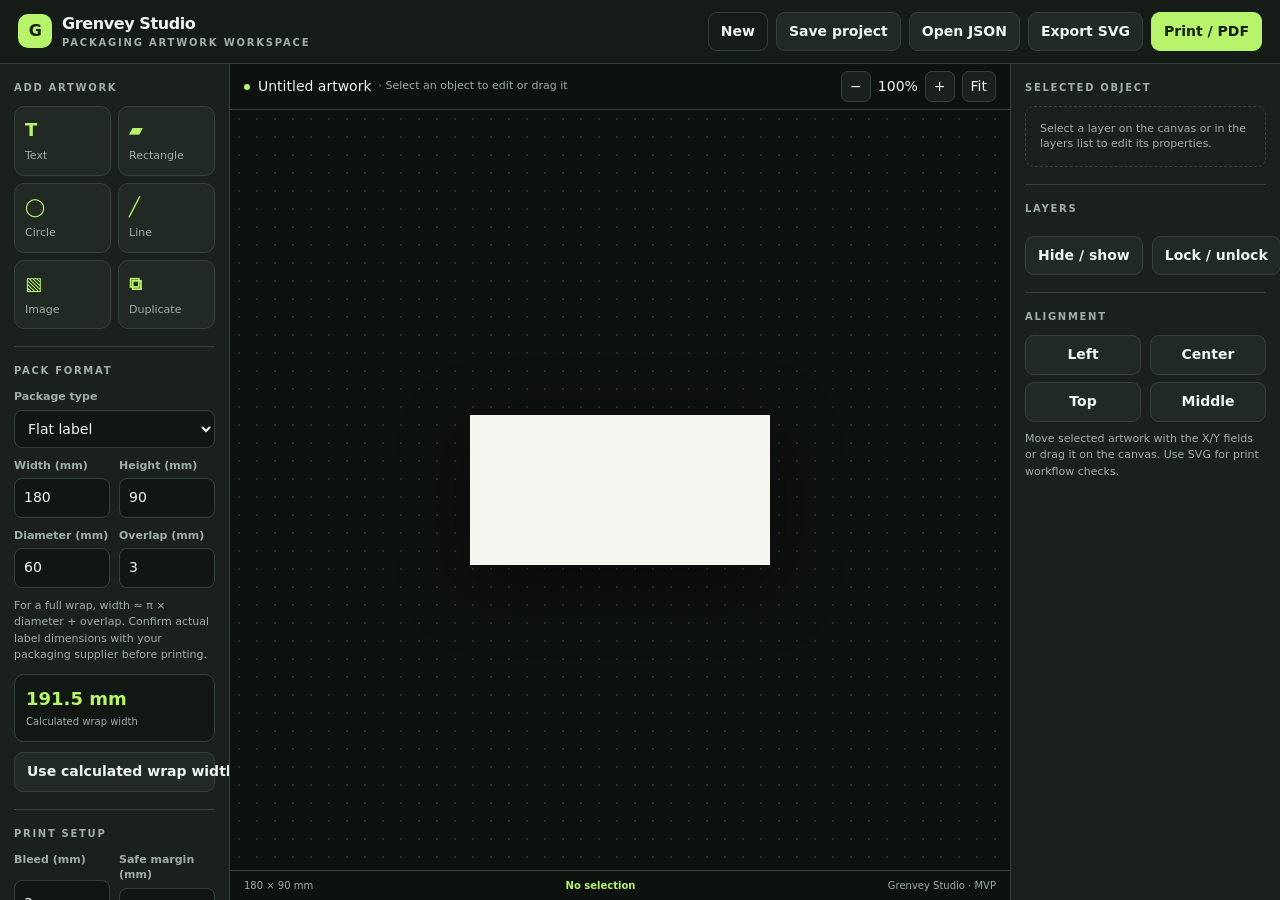
<file: index.html>
<!doctype html>
<html lang="en">
<head>
<meta charset="utf-8">
<meta name="viewport" content="width=device-width,initial-scale=1">
<meta name="theme-color" content="#101914">
<meta name="description" content="A practical packaging artwork studio for labels, pouches, bottles, jars and cans.">
<title>Grenvey Studio — Packaging Design</title>
<style>
:root{--bg:#111613;--panel:#1a211d;--panel2:#202923;--line:#344139;--text:#eef4ef;--muted:#9eafa3;--accent:#b7f36b;--accent2:#d9ffad;--danger:#ff8f86;--canvas:#f7f5ef;--ink:#17211b}
*{box-sizing:border-box}html,body{margin:0;min-height:100%;font:14px/1.4 Inter,ui-sans-serif,system-ui,-apple-system,"Segoe UI",sans-serif;background:var(--bg);color:var(--text)}button,input,select{font:inherit}button{cursor:pointer}.app{height:100vh;min-height:650px;display:grid;grid-template-rows:64px 1fr;overflow:hidden}.topbar{display:flex;align-items:center;justify-content:space-between;padding:0 18px;border-bottom:1px solid var(--line);background:#151b17;gap:16px}.brand{display:flex;align-items:center;gap:10px;font-weight:800;font-size:16px;letter-spacing:-.4px;white-space:nowrap}.logo{width:34px;height:34px;display:grid;place-items:center;border-radius:10px;background:var(--accent);color:#152010;font-weight:900}.brand small{display:block;color:var(--muted);font-size:10px;letter-spacing:1.8px;text-transform:uppercase;font-weight:700}.top-actions{display:flex;align-items:center;gap:8px}.btn{border:1px solid var(--line);border-radius:9px;padding:9px 12px;background:var(--panel2);color:var(--text);font-weight:650;white-space:nowrap}.btn:hover{border-color:#7e9b83}.btn.primary{background:var(--accent);color:#16200f;border-color:var(--accent)}.btn.ghost{background:transparent}.btn.danger{color:var(--danger)}.workspace{min-height:0;display:grid;grid-template-columns:230px minmax(300px,1fr) 270px}.sidebar{background:var(--panel);overflow:auto;padding:17px 14px;border-right:1px solid var(--line)}.sidebar.right{border-right:0;border-left:1px solid var(--line)}.section{padding:0 0 17px;margin:0 0 17px;border-bottom:1px solid var(--line)}.section:last-child{border:0}.section-title{color:var(--muted);font-size:10px;letter-spacing:1.7px;font-weight:800;text-transform:uppercase;margin:0 0 11px}.tool-grid{display:grid;grid-template-columns:1fr 1fr;gap:7px}.tool{min-height:64px;text-align:left;border:1px solid var(--line);border-radius:10px;padding:10px;background:#202923;color:var(--text)}.tool b{display:block;font-size:18px;color:var(--accent);margin-bottom:3px}.tool span{font-size:11px;color:var(--muted)}.field{display:grid;gap:5px;margin-bottom:10px}.field label{font-size:11px;color:var(--muted);font-weight:700}.field input,.field select{width:100%;min-width:0;border:1px solid var(--line);background:#101713;color:var(--text);border-radius:8px;padding:9px}.pair{display:grid;grid-template-columns:1fr 1fr;gap:9px}.hint{font-size:11px;color:var(--muted);line-height:1.5}.template{display:flex;align-items:center;justify-content:space-between;width:100%;padding:10px;border:1px solid var(--line);border-radius:9px;background:#202923;color:var(--text);margin-bottom:7px;text-align:left}.template span{color:var(--muted);font-size:11px}.main{min-width:0;min-height:0;display:grid;grid-template-rows:46px 1fr 30px;background:#0e120f}.canvasbar{display:flex;align-items:center;justify-content:space-between;padding:0 14px;border-bottom:1px solid var(--line);gap:12px}.canvasbar .group{display:flex;align-items:center;gap:7px}.mini{padding:5px 8px;border:1px solid var(--line);border-radius:7px;background:#1a211d;color:var(--text)}.stage{overflow:auto;display:grid;place-items:center;padding:30px;background-color:#0e120f;background-image:radial-gradient(#27322a 1px,transparent 1px);background-size:18px 18px}.artboard-wrap{position:relative;filter:drop-shadow(0 18px 35px #0007)}#artboard{display:block;background:var(--canvas);max-width:none;touch-action:none}.canvasfoot{display:flex;align-items:center;justify-content:space-between;padding:0 14px;border-top:1px solid var(--line);font-size:10px;color:var(--muted)}.dimension-badge{color:var(--accent);font-weight:700}.metric{border:1px solid var(--line);border-radius:10px;padding:11px;background:#111713;margin:10px 0}.metric strong{font-size:18px;color:var(--accent);display:block}.metric small{color:var(--muted);font-size:10px}.layers{display:grid;gap:6px}.layer{display:flex;gap:8px;align-items:center;padding:9px;border:1px solid var(--line);border-radius:8px;background:#202923;cursor:pointer}.layer.active{border-color:var(--accent);background:#2a3828}.layer .swatch{width:12px;height:12px;border-radius:3px;border:1px solid #ffffff44;flex:none}.layer .name{overflow:hidden;text-overflow:ellipsis;white-space:nowrap;flex:1;font-size:12px}.layer .visibility{color:var(--muted);font-size:11px}.empty{padding:14px;border:1px dashed var(--line);border-radius:9px;color:var(--muted);font-size:11px}.status{display:flex;align-items:center;gap:8px}.dot{width:6px;height:6px;border-radius:50%;background:var(--accent)}input[type=checkbox]{accent-color:var(--accent)}.color-row{display:flex;align-items:center;gap:8px}.color-row input[type=color]{width:40px;height:35px;padding:2px;border:1px solid var(--line);background:#101713;border-radius:7px}.wide{width:100%}.notice{font-size:10px;color:var(--muted);margin-top:9px}.mobile-tabs{display:none}
@media(max-width:1050px){.workspace{grid-template-columns:190px minmax(260px,1fr) 230px}.sidebar{padding:13px 10px}.topbar{padding:0 10px}.btn{padding:8px 9px}}
@media(max-width:760px){.app{height:auto;min-height:100vh;overflow:visible;grid-template-rows:auto auto}.topbar{min-height:60px;flex-wrap:wrap;padding:10px}.brand{font-size:14px}.top-actions{flex-wrap:wrap;justify-content:flex-end}.top-actions .btn{font-size:11px;padding:7px}.workspace{grid-template-columns:1fr;grid-template-rows:auto minmax(480px,65vh) auto}.sidebar{border-right:0;border-bottom:1px solid var(--line);max-height:none}.sidebar.right{border-left:0;border-top:1px solid var(--line)}.tool-grid{grid-template-columns:repeat(4,1fr)}.tool{min-height:55px;padding:7px}.tool b{font-size:15px}.tool span{font-size:9px}.main{grid-row:2;min-height:480px}.stage{padding:15px;justify-content:start}.canvasbar{padding:0 8px}.canvasbar .hint{display:none}.sidebar .section{padding-bottom:10px;margin-bottom:10px}.sidebar.right{max-height:none}.pair{gap:7px}}
@media print{body,.app,.workspace,.main,.stage{background:#fff!important;color:#000!important;overflow:visible!important;height:auto!important;display:block!important}.topbar,.sidebar,.canvasbar,.canvasfoot{display:none!important}.stage{padding:0!important}#artboard{width:auto!important;height:auto!important;max-width:100%!important;filter:none!important}.app{min-height:0}.artboard-wrap{filter:none!important}}
</style>
</head>
<body>
<div class="app">
<header class="topbar">
  <div class="brand"><div class="logo">G</div><div>Grenvey Studio<small>Packaging artwork workspace</small></div></div>
  <div class="top-actions">
    <button class="btn ghost" id="newProject">New</button>
    <button class="btn" id="saveProject">Save project</button>
    <button class="btn" id="loadProject">Open JSON</button>
    <button class="btn" id="exportSvg">Export SVG</button>
    <button class="btn primary" id="exportPdf">Print / PDF</button>
    <input id="filePicker" type="file" accept=".json,application/json" hidden>
  </div>
</header>
<div class="workspace">
<aside class="sidebar">
  <section class="section">
    <h2 class="section-title">Add artwork</h2>
    <div class="tool-grid">
      <button class="tool" id="addText"><b>T</b><span>Text</span></button>
      <button class="tool" id="addRect"><b>▰</b><span>Rectangle</span></button>
      <button class="tool" id="addCircle"><b>◯</b><span>Circle</span></button>
      <button class="tool" id="addLine"><b>╱</b><span>Line</span></button>
      <button class="tool" id="addImage"><b>▧</b><span>Image</span></button>
      <button class="tool" id="duplicateLayer"><b>⧉</b><span>Duplicate</span></button>
    </div>
    <input id="imagePicker" type="file" accept="image/*" hidden>
  </section>
  <section class="section">
    <h2 class="section-title">Pack format</h2>
    <div class="field"><label for="packType">Package type</label><select id="packType"><option value="label">Flat label</option><option value="bottle">Bottle wrap</option><option value="jar">Jar wrap</option><option value="can">Can wrap</option><option value="pouch">Stand-up pouch</option></select></div>
    <div class="pair">
      <div class="field"><label for="widthMm">Width (mm)</label><input id="widthMm" type="number" min="10" max="1500" value="180"></div>
      <div class="field"><label for="heightMm">Height (mm)</label><input id="heightMm" type="number" min="10" max="1500" value="90"></div>
    </div>
    <div class="pair">
      <div class="field"><label for="diameterMm">Diameter (mm)</label><input id="diameterMm" type="number" min="1" max="1000" value="60"></div>
      <div class="field"><label for="overlapMm">Overlap (mm)</label><input id="overlapMm" type="number" min="0" max="50" value="3"></div>
    </div>
    <div class="hint">For a full wrap, width ≈ π × diameter + overlap. Confirm actual label dimensions with your packaging supplier before printing.</div>
    <div class="metric"><strong id="wrapWidth">191.5 mm</strong><small>Calculated wrap width</small></div>
    <button class="btn wide" id="useWrap">Use calculated wrap width</button>
  </section>
  <section class="section">
    <h2 class="section-title">Print setup</h2>
    <div class="pair">
      <div class="field"><label for="bleedMm">Bleed (mm)</label><input id="bleedMm" type="number" min="0" max="10" step=".5" value="3"></div>
      <div class="field"><label for="safeMm">Safe margin (mm)</label><input id="safeMm" type="number" min="0" max="20" step=".5" value="4"></div>
    </div>
    <div class="field"><label class="color-row"><input id="showGrid" type="checkbox" checked> Show grid</label></div>
    <div class="field"><label class="color-row"><input id="showGuides" type="checkbox" checked> Show bleed and safe guides</label></div>
    <div class="field"><label class="color-row"><input id="showRulers" type="checkbox" checked> Show rulers</label></div>
    <div class="notice">Artwork is measured in millimetres. SVG export preserves physical dimensions; PDF export opens the browser print dialog.</div>
  </section>
  <section class="section">
    <h2 class="section-title">Quick templates</h2>
    <button class="template" data-template="premium"><b>Premium food label</b><span>Apply ↗</span></button>
    <button class="template" data-template="minimal"><b>Minimal wellness</b><span>Apply ↗</span></button>
    <button class="template" data-template="bold"><b>Bold colour block</b><span>Apply ↗</span></button>
  </section>
</aside>
<main class="main">
  <div class="canvasbar">
    <div class="group"><span class="status"><i class="dot"></i><span id="projectName">Untitled artwork</span></span><span class="hint">· Select an object to edit or drag it</span></div>
    <div class="group"><button class="mini" id="zoomOut">−</button><span id="zoomLabel">100%</span><button class="mini" id="zoomIn">+</button><button class="mini" id="fitCanvas">Fit</button></div>
  </div>
  <div class="stage" id="stage"><div class="artboard-wrap"><svg id="artboard" xmlns="http://www.w3.org/2000/svg" role="img" aria-label="Packaging artwork canvas"></svg></div></div>
  <div class="canvasfoot"><span id="canvasDimensions">180 × 90 mm</span><span class="dimension-badge" id="selectionStatus">No selection</span><span>Grenvey Studio · MVP</span></div>
</main>
<aside class="sidebar right">
  <section class="section">
    <h2 class="section-title">Selected object</h2>
    <div id="noSelection" class="empty">Select a layer on the canvas or in the layers list to edit its properties.</div>
    <div id="properties" hidden>
      <div class="field"><label for="objectName">Layer name</label><input id="objectName" type="text"></div>
      <div class="field" id="textField"><label for="objectText">Text content</label><input id="objectText" type="text"></div>
      <div class="pair">
        <div class="field"><label for="objectX">X (mm)</label><input id="objectX" type="number" step=".5"></div>
        <div class="field"><label for="objectY">Y (mm)</label><input id="objectY" type="number" step=".5"></div>
      </div>
      <div class="pair">
        <div class="field"><label for="objectW">Width (mm)</label><input id="objectW" type="number" min="1" step=".5"></div>
        <div class="field"><label for="objectH">Height (mm)</label><input id="objectH" type="number" min="1" step=".5"></div>
      </div>
      <div class="field"><label for="objectColor">Fill colour</label><div class="color-row"><input id="objectColor" type="color" value="#16452e"><input id="objectColorText" type="text" value="#16452e"></div></div>
      <div class="field"><label for="objectFont">Font size (mm, text only)</label><input id="objectFont" type="number" min="1" max="60" step=".5" value="6"></div>
      <div class="field"><label for="objectOpacity">Opacity</label><input id="objectOpacity" type="range" min="0.1" max="1" step=".05" value="1"></div>
      <div class="pair"><button class="btn" id="moveBack">Send backward</button><button class="btn" id="moveFront">Bring forward</button></div>
      <button class="btn danger wide" id="deleteLayer" style="margin-top:8px">Delete selected</button>
    </div>
  </section>
  <section class="section">
    <h2 class="section-title">Layers <span id="layerCount"></span></h2>
    <div class="layers" id="layers"></div>
    <div class="pair" style="margin-top:9px"><button class="btn" id="hideLayer">Hide / show</button><button class="btn" id="lockLayer">Lock / unlock</button></div>
  </section>
  <section class="section">
    <h2 class="section-title">Alignment</h2>
    <div class="pair"><button class="btn" id="alignLeft">Left</button><button class="btn" id="alignCenter">Center</button></div>
    <div class="pair" style="margin-top:7px"><button class="btn" id="alignTop">Top</button><button class="btn" id="alignMiddle">Middle</button></div>
    <div class="hint" style="margin-top:9px">Move selected artwork with the X/Y fields or drag it on the canvas. Use SVG for print workflow checks.</div>
  </section>
</aside>
</div>
</div>
<script>
(function(){
"use strict";
const $=id=>document.getElementById(id);
const NS="http://www.w3.org/2000/svg";
const state={width:180,height:90,zoom:1,selected:null,objects:[],guides:true,grid:true,rulers:true,packType:"label",bleed:3,safe:4};
let nextId=1,drag=null;
const make=(type,props={})=>Object.assign({id:"obj"+(nextId++),type,name:type==="text"?"Text":type==="rect"?"Rectangle":type==="circle"?"Circle":type==="line"?"Line":"Image",x:10,y:10,w:50,h:20,fill:"#16452e",opacity:1,visible:true,locked:false,text:"Your brand",fontSize:8,fontFamily:"Arial, sans-serif",href:""},props);
function starter(){state.objects=[make("rect",{name:"Background",x:0,y:0,w:180,h:90,fill:"#f4efe2"}),make("rect",{name:"Brand colour panel",x:0,y:0,w:180,h:24,fill:"#16452e"}),make("text",{name:"Brand name",x:10,y:8,w:100,h:12,text:"YOUR BRAND",fill:"#ffffff",fontSize:10}),make("text",{name:"Product name",x:10,y:37,w:155,h:18,text:"PRODUCT NAME",fill:"#16452e",fontSize:12}),make("text",{name:"Descriptor",x:10,y:56,w:150,h:10,text:"A short product description",fill:"#536458",fontSize:5}),make("line",{name:"Divider",x:10,y:72,w:160,h:0,fill:"#b6c9a2"}),make("text",{name:"Net quantity",x:10,y:77,w:70,h:8,text:"NET WT. 200 g",fill:"#16452e",fontSize:5})];state.selected=state.objects[2].id;render();}
function el(tag,attrs={}){const n=document.createElementNS(NS,tag);Object.entries(attrs).forEach(([k,v])=>n.setAttribute(k,String(v)));return n;}
function mmPx(){return 3.7795275591;}
function svgDim(){return {w:(state.width+2*(state.rulers?8:0))*mmPx()*state.zoom,h:(state.height+2*(state.rulers?8:0))*mmPx()*state.zoom};}
function draw(){
const svg=$("artboard"),ruler=state.rulers?8:0,scale=mmPx()*state.zoom,pad=ruler*scale;
svg.innerHTML="";svg.setAttribute("width",Math.round((state.width+2*ruler)*scale));svg.setAttribute("height",Math.round((state.height+2*ruler)*scale));svg.setAttribute("viewBox","0 0 "+(state.width+2*ruler)+" "+(state.height+2*ruler));
svg.style.width=Math.round((state.width+2*ruler)*scale)+"px";svg.style.height=Math.round((state.height+2*ruler)*scale)+"px";
const bg=el("rect",{x:0,y:0,width:state.width+2*ruler,height:state.height+2*ruler,fill:"#e7e8e2"});svg.append(bg);
if(state.rulers){svg.append(el("rect",{x:ruler,y:ruler,width:state.width,height:state.height,fill:"#f7f5ef"}));for(let x=0;x<=state.width;x+=10){svg.append(el("line",{x1:ruler+x,y1:0,x2:ruler+x,y2:ruler,stroke:"#8d9a8e","stroke-width":.15}));if(x%20===0){const t=el("text",{x:ruler+x+1,y:5.7,fill:"#536458","font-size":2.7});t.textContent=x;svg.append(t);}}for(let y=0;y<=state.height;y+=10){svg.append(el("line",{x1:0,y1:ruler+y,x2:ruler,y2:ruler+y,stroke:"#8d9a8e","stroke-width":.15}));if(y%20===0){const t=el("text",{x:1,y:ruler+y+3,fill:"#536458","font-size":2.7});t.textContent=y;svg.append(t);}}}
const art=el("g",{transform:"translate("+ruler+" "+ruler+")"});svg.append(art);
art.append(el("rect",{x:0,y:0,width:state.width,height:state.height,fill:"#f7f5ef"}));
if(state.grid){const g=el("g",{stroke:"#dce1d8","stroke-width":.15});for(let x=5;x<state.width;x+=5)g.append(el("line",{x1:x,y1:0,x2:x,y2:state.height}));for(let y=5;y<state.height;y+=5)g.append(el("line",{x1:0,y1:y,x2:state.width,y2:y}));art.append(g);}
if(state.guides){art.append(el("rect",{x:-state.bleed,y:-state.bleed,width:state.width+2*state.bleed,height:state.height+2*state.bleed,fill:"none",stroke:"#dc796b","stroke-width":.3,"stroke-dasharray":"1.5 1"}));art.append(el("rect",{x:state.safe,y:state.safe,width:Math.max(1,state.width-2*state.safe),height:Math.max(1,state.height-2*state.safe),fill:"none",stroke:"#579a71","stroke-width":.3,"stroke-dasharray":"1.5 1"});}
state.objects.forEach(o=>{if(!o.visible)return;const g=el("g",{transform:"translate("+o.x+" "+o.y+")",opacity:o.opacity,"data-id":o.id,cursor:o.locked?"not-allowed":"move"});let shape;if(o.type==="text"){shape=el("text",{x:0,y:Math.min(o.h,o.fontSize),fill:o.fill,"font-size":o.fontSize,"font-family":o.fontFamily||"Arial, sans-serif","font-weight":o.bold?"700":"400","dominant-baseline":"alphabetic"});shape.textContent=o.text||"";}else if(o.type==="rect"){shape=el("rect",{x:0,y:0,width:o.w,height:o.h,fill:o.fill});}else if(o.type==="circle"){shape=el("ellipse",{cx:o.w/2,cy:o.h/2,rx:o.w/2,ry:o.h/2,fill:o.fill});}else if(o.type==="line"){shape=el("line",{x1:0,y1:o.h/2,x2:o.w,y2:o.h/2,stroke:o.fill,"stroke-width":Math.max(.4,o.strokeWidth||.5)});}else if(o.type==="image"&&o.href){shape=el("image",{x:0,y:0,width:o.w,height:o.h,href:o.href,preserveAspectRatio:"xMidYMid meet"});}if(shape)g.append(shape);
if(state.selected===o.id){g.append(el("rect",{x:-1,y:-1,width:Math.max(o.w,2)+2,height:Math.max(o.h,2)+2,fill:"none",stroke:"#3b8e52","stroke-width":.5,"stroke-dasharray":"1.5 1","pointer-events":"none"}));}
g.addEventListener("pointerdown",ev=>{ev.stopPropagation();select(o.id);if(o.locked)return;const p=point(ev);drag={id:o.id,x:p.x-o.x,y:p.y-o.y,pointer:ev.pointerId};g.setPointerCapture?.(ev.pointerId);});art.append(g);});
svg.addEventListener("pointerdown",ev=>{if(ev.target===svg||ev.target===art){select(null);}});
svg.onpointermove=ev=>{if(!drag)return;const p=point(ev),o=state.objects.find(x=>x.id===drag.id);if(!o||o.locked)return;o.x=round(p.x-drag.x);o.y=round(p.y-drag.y);syncProps();draw();renderLayers();};
svg.onpointerup=()=>{drag=null;};
$("canvasDimensions").textContent=state.width+" × "+state.height+" mm";
$("zoomLabel").textContent=Math.round(state.zoom*100)+"%";
$("wrapWidth").textContent=(Math.PI*num("diameterMm")+num("overlapMm")).toFixed(1)+" mm";
}
function point(ev){const svg=$("artboard"),r=svg.getBoundingClientRect(),scale=mmPx()*state.zoom,ruler=state.rulers?8:0;return {x:(ev.clientX-r.left)/scale-ruler,y:(ev.clientY-r.top)/scale-ruler};}
function round(n){return Math.round(n*2)/2;}
function num(id){return Math.max(0,Number($(id).value)||0);}
function selected(){return state.objects.find(o=>o.id===state.selected)||null;}
function select(id){state.selected=id;render();}
function renderLayers(){const list=$("layers");list.innerHTML="";const sorted=[...state.objects].reverse();$("layerCount").textContent="("+state.objects.length+")";if(!sorted.length){list.innerHTML='<div class="empty">No layers yet.</div>';return;}sorted.forEach(o=>{const row=document.createElement("div");row.className="layer"+(state.selected===o.id?" active":"");const sw=document.createElement("i");sw.className="swatch";sw.style.background=o.fill;const name=document.createElement("span");name.className="name";name.textContent=o.name;const vis=document.createElement("span");vis.className="visibility";vis.textContent=o.locked?"🔒":o.visible?"●":"○";row.append(sw,name,vis);row.onclick=()=>select(o.id);list.append(row);});}
function syncProps(){const o=selected();$("noSelection").hidden=!!o;$("properties").hidden=!o;if(!o){$("selectionStatus").textContent="No selection";return;}$("selectionStatus").textContent=o.name;$("objectName").value=o.name;$("objectText").value=o.text||"";$("textField").hidden=o.type!=="text";$("objectX").value=o.x;$("objectY").value=o.y;$("objectW").value=o.w;$("objectH").value=o.h;$("objectColor").value=safeColor(o.fill);$("objectColorText").value=o.fill;$("objectFont").value=o.fontSize||6;$("objectOpacity").value=o.opacity??1;}
function safeColor(c){return /^#[0-9a-f]{6}$/i.test(c||"")?c:"#16452e";}
function render(){draw();renderLayers();syncProps();}
function add(type){const o=make(type,{x:round(state.width*.12),y:round(state.height*.25),w:type==="line"?state.width*.7:Math.min(70,state.width*.7),h:type==="text"?12:type==="line"?1:Math.min(25,state.height*.28),fill:type==="text"?"#16452e":"#b7f36b",text:type==="text"?"Edit this text":""});if(type==="circle")o.h=o.w;if(type==="line")o.fill="#16452e";state.objects.push(o);select(o.id);}
function setField(id,fn){$(id).addEventListener("input",()=>{const o=selected();if(!o)return;fn(o,$(id).value);draw();renderLayers();syncProps();});}
setField("objectName",(o,v)=>o.name=v);setField("objectText",(o,v)=>o.text=v);setField("objectX",(o,v)=>o.x=Number(v)||0);setField("objectY",(o,v)=>o.y=Number(v)||0);setField("objectW",(o,v)=>o.w=Math.max(1,Number(v)||1));setField("objectH",(o,v)=>o.h=Math.max(1,Number(v)||1));setField("objectColor",(o,v)=>{o.fill=v;$("objectColorText").value=v;});setField("objectColorText",(o,v)=>{if(/^#[0-9a-f]{6}$/i.test(v)){o.fill=v;$("objectColor").value=v;}});setField("objectFont",(o,v)=>o.fontSize=Math.max(1,Number(v)||1));setField("objectOpacity",(o,v)=>o.opacity=Number(v));
$("addText").onclick=()=>add("text");$("addRect").onclick=()=>add("rect");$("addCircle").onclick=()=>add("circle");$("addLine").onclick=()=>add("line");
$("duplicateLayer").onclick=()=>{const o=selected();if(!o)return;const c=JSON.parse(JSON.stringify(o));c.id="obj"+(nextId++);c.name=o.name+" copy";c.x+=4;c.y+=4;state.objects.push(c);select(c.id);};
$("deleteLayer").onclick=()=>{state.objects=state.objects.filter(o=>o.id!==state.selected);select(null);};$("hideLayer").onclick=()=>{const o=selected();if(o){o.visible=!o.visible;render();}};$("lockLayer").onclick=()=>{const o=selected();if(o){o.locked=!o.locked;render();}};
$("moveBack").onclick=()=>{const i=state.objects.findIndex(o=>o.id===state.selected);if(i>0){const [o]=state.objects.splice(i,1);state.objects.splice(i-1,0,o);render();}};$("moveFront").onclick=()=>{const i=state.objects.findIndex(o=>o.id===state.selected);if(i>=0&&i<state.objects.length-1){const [o]=state.objects.splice(i,1);state.objects.splice(i+1,0,o);render();}};
$("alignLeft").onclick=()=>align("x",0);$("alignTop").onclick=()=>align("y",0);$("alignCenter").onclick=()=>align("x",(state.width-(selected()?.w||0))/2);$("alignMiddle").onclick=()=>align("y",(state.height-(selected()?.h||0))/2);function align(k,v){const o=selected();if(o){o[k]=round(v);render();}}
["widthMm","heightMm","bleedMm","safeMm"].forEach(id=>$(id).addEventListener("input",()=>{if(id==="widthMm")state.width=Math.max(10,Number($(id).value)||10);if(id==="heightMm")state.height=Math.max(10,Number($(id).value)||10);if(id==="bleedMm")state.bleed=num(id);if(id==="safeMm")state.safe=num(id);render();}));
["showGrid","showGuides","showRulers"].forEach(id=>$(id).addEventListener("change",()=>{state[id==="showGrid"?"grid":id==="showGuides"?"guides":"rulers"]=$(id).checked;render();}));
$("packType").onchange=()=>{state.packType=$("packType").value;if(state.packType==="pouch"&&state.width===180&&state.height===90){state.width=130;state.height=210;}if(["bottle","jar","can"].includes(state.packType)){$("useWrap").textContent="Apply calculated wrap width";}syncDimensions();render();};
["diameterMm","overlapMm"].forEach(id=>$(id).addEventListener("input",draw));$("useWrap").onclick=()=>{state.width=round(Math.PI*num("diameterMm")+num("overlapMm"));syncDimensions();render();};
function syncDimensions(){$("widthMm").value=state.width;$("heightMm").value=state.height;$("canvasDimensions").textContent=state.width+" × "+state.height+" mm";}
$("zoomIn").onclick=()=>{state.zoom=Math.min(3,state.zoom+.1);draw();};$("zoomOut").onclick=()=>{state.zoom=Math.max(.25,state.zoom-.1);draw();};$("fitCanvas").onclick=()=>{const w=$("stage").clientWidth-70,h=$("stage").clientHeight-70;state.zoom=Math.max(.25,Math.min(1.6,w/((state.width+16)*mmPx()),h/((state.height+16)*mmPx())));draw();};
$("addImage").onclick=()=>$("imagePicker").click();$("imagePicker").onchange=ev=>{const file=ev.target.files[0];if(!file)return;const reader=new FileReader();reader.onload=()=>{const o=make("image",{name:file.name,x:10,y:10,w:Math.min(60,state.width-20),h:Math.min(40,state.height-20),href:reader.result,fill:"#ffffff"});state.objects.push(o);select(o.id);};reader.readAsDataURL(file);ev.target.value="";};
function project(){return {format:"grenvey-studio-project",version:1,name:$("projectName").textContent,width:state.width,height:state.height,packType:state.packType,bleed:state.bleed,safe:state.safe,grid:state.grid,guides:state.guides,rulers:state.rulers,objects:state.objects};}
$("saveProject").onclick=()=>{const blob=new Blob([JSON.stringify(project(),null,2)],{type:"application/json"}),url=URL.createObjectURL(blob),a=document.createElement("a");a.href=url;a.download="grenvey-packaging-project.json";a.click();URL.revokeObjectURL(url);};
$("loadProject").onclick=()=>$("filePicker").click();$("filePicker").onchange=ev=>{const file=ev.target.files[0];if(!file)return;const reader=new FileReader();reader.onload=()=>{try{const p=JSON.parse(reader.result);if(p.format!=="grenvey-studio-project"||!Array.isArray(p.objects))throw new Error("This is not a Grenvey Studio project.");state.width=Number(p.width)||180;state.height=Number(p.height)||90;state.packType=p.packType||"label";state.bleed=Number(p.bleed)||0;state.safe=Number(p.safe)||0;state.grid=p.grid!==false;state.guides=p.guides!==false;state.rulers=p.rulers!==false;state.objects=p.objects;state.selected=null;nextId=Math.max(1,...state.objects.map(o=>Number((o.id||"").replace("obj",""))+1||1));$("projectName").textContent=p.name||file.name;syncDimensions();$("packType").value=state.packType;$("bleedMm").value=state.bleed;$("safeMm").value=state.safe;$("showGrid").checked=state.grid;$("showGuides").checked=state.guides;$("showRulers").checked=state.rulers;render();}catch(e){alert("Could not open project: "+e.message);}};reader.readAsText(file);ev.target.value="";};
$("exportSvg").onclick=()=>{const copy=$("artboard").cloneNode(true);copy.setAttribute("xmlns",NS);copy.setAttribute("width",state.width+"mm");copy.setAttribute("height",state.height+"mm");copy.setAttribute("viewBox",(state.rulers?-8:0)+" "+(state.rulers?-8:0)+" "+(state.width+2*(state.rulers?8:0))+" "+(state.height+2*(state.rulers?8:0)));copy.querySelectorAll("rect[stroke-dasharray]").forEach(n=>n.remove());const xml=new XMLSerializer().serializeToString(copy),blob=new Blob([xml],{type:"image/svg+xml;charset=utf-8"}),url=URL.createObjectURL(blob),a=document.createElement("a");a.href=url;a.download="grenvey-label-artwork.svg";a.click();URL.revokeObjectURL(url);};
$("exportPdf").onclick=()=>{const old=state.guides;state.guides=false;draw();window.print();state.guides=old;draw();};
$("newProject").onclick=()=>{if(!confirm("Start a new artwork? Save your current project first if you need it."))return;state.width=180;state.height=90;state.packType="label";state.bleed=3;state.safe=4;state.grid=true;state.guides=true;state.rulers=true;$("projectName").textContent="Untitled artwork";$("packType").value="label";$("bleedMm").value=3;$("safeMm").value=4;$("showGrid").checked=true;$("showGuides").checked=true;$("showRulers").checked=true;starter();syncDimensions();};
document.querySelectorAll("[data-template]").forEach(btn=>btn.onclick=()=>{const t=btn.dataset.template;if(t==="premium"){starter();}else if(t==="minimal"){state.objects=[make("rect",{name:"Background",x:0,y:0,w:state.width,h:state.height,fill:"#fffdf7"}),make("text",{name:"Brand",x:10,y:10,w:100,h:12,text:"BRAND NAME",fill:"#242c24",fontSize:9}),make("line",{name:"Divider",x:10,y:28,w:state.width-20,h:0,fill:"#b8a77b"}),make("text",{name:"Product",x:10,y:39,w:state.width-20,h:16,text:"PRODUCT NAME",fill:"#242c24",fontSize:12}),make("text",{name:"Descriptor",x:10,y:59,w:state.width-20,h:8,text:"Simple. Clear. Considered.",fill:"#6d756c",fontSize:5}),make("text",{name:"Quantity",x:10,y:state.height-10,w:50,h:7,text:"NET WT. 200 g",fill:"#242c24",fontSize:5})];}else{state.objects=[make("rect",{name:"Background",x:0,y:0,w:state.width,h:state.height,fill:"#f0b34a"}),make("rect",{name:"Dark panel",x:0,y:0,w:state.width*.34,h:state.height,fill:"#202d42"}),make("text",{name:"Brand",x:7,y:8,w:state.width*.3,h:10,text:"BRAND",fill:"#ffffff",fontSize:7}),make("text",{name:"Product",x:state.width*.4,y:state.height*.38,w:state.width*.55,h:18,text:"PRODUCT NAME",fill:"#202d42",fontSize:10}),make("text",{name:"Descriptor",x:state.width*.4,y:state.height*.62,w:state.width*.5,h:10,text:"BOLD • MODERN • CLEAR",fill:"#202d42",fontSize:4.5})];}state.selected=state.objects[0].id;$("projectName").textContent=t.charAt(0).toUpperCase()+t.slice(1)+" template";render();});
window.addEventListener("keydown",ev=>{if((ev.key==="Delete"||ev.key==="Backspace")&&!["INPUT","TEXTAREA"].includes(document.activeElement.tagName)){if(state.selected){state.objects=state.objects.filter(o=>o.id!==state.selected);select(null);}}if(ev.key==="Escape")select(null);});
starter();syncDimensions();$("showGrid").checked=true;$("showGuides").checked=true;$("showRulers").checked=true;
})();
</script>
</body>
</html>
</file>
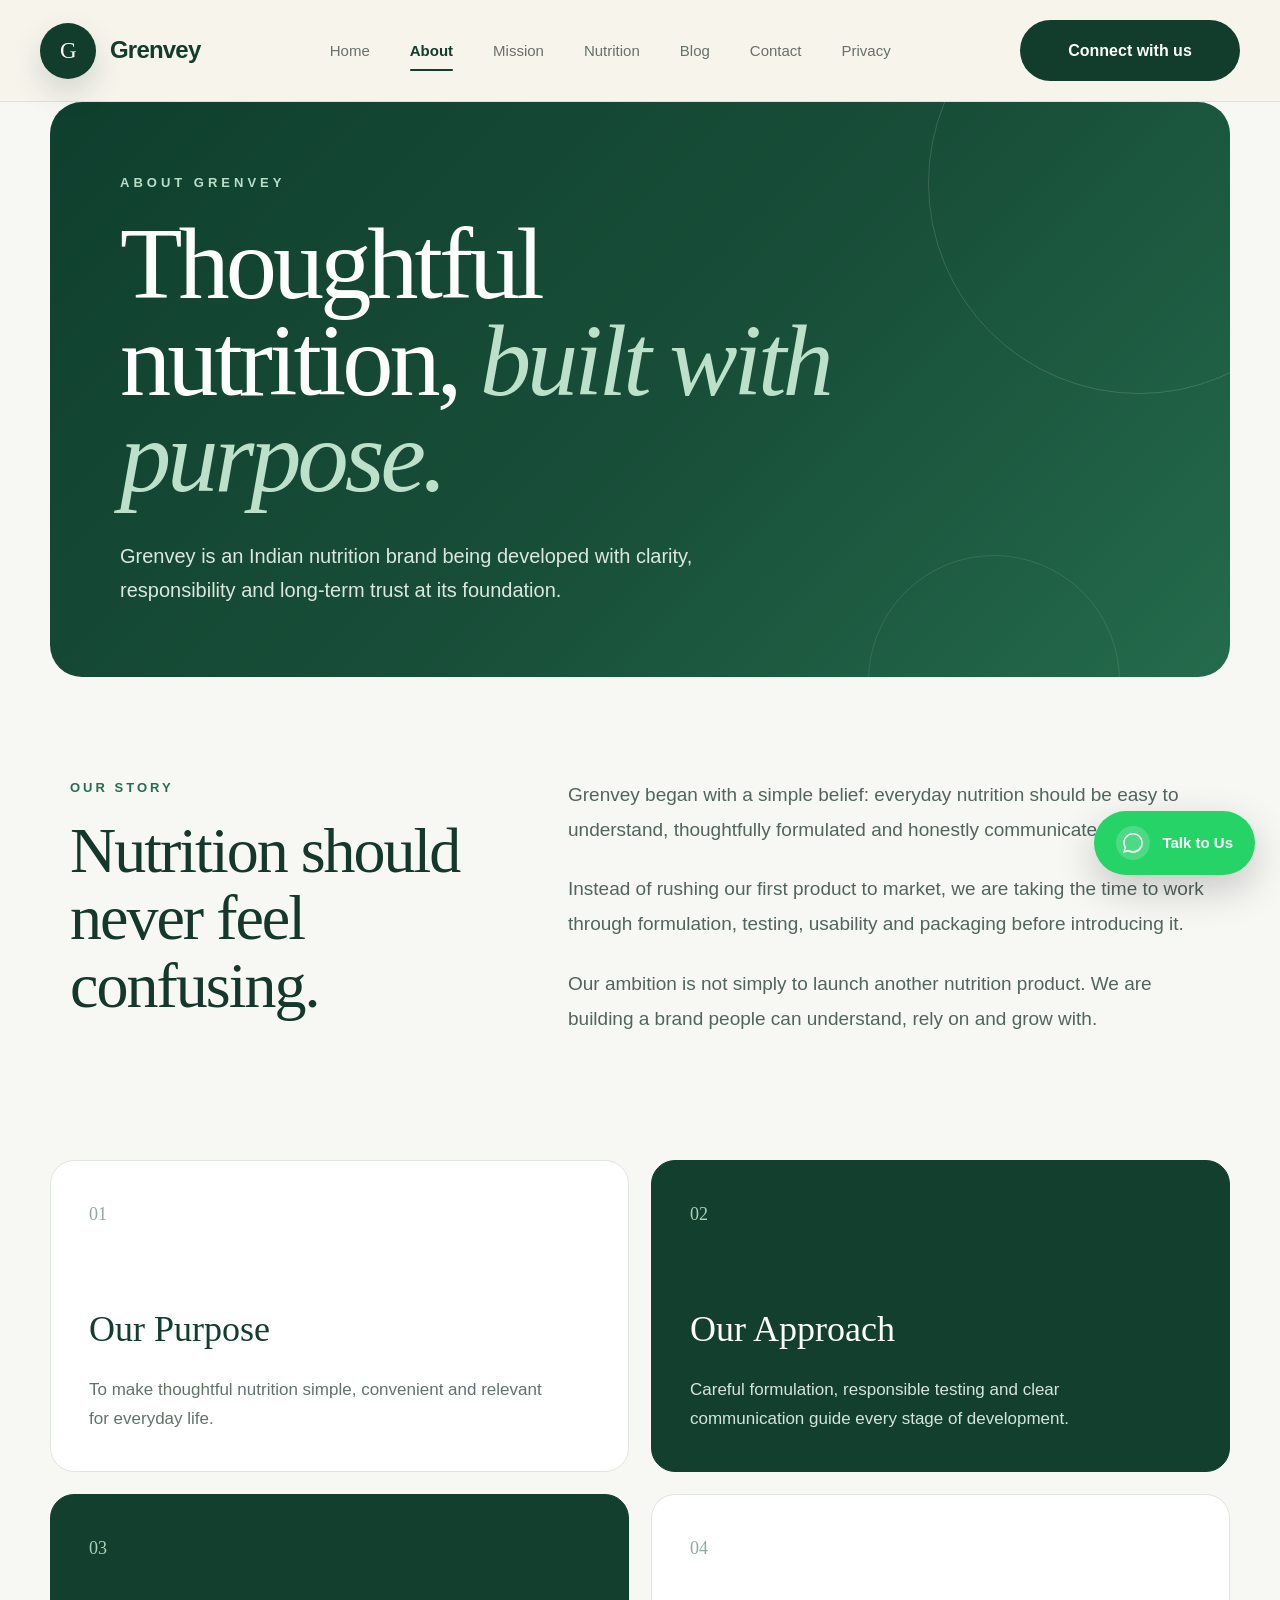
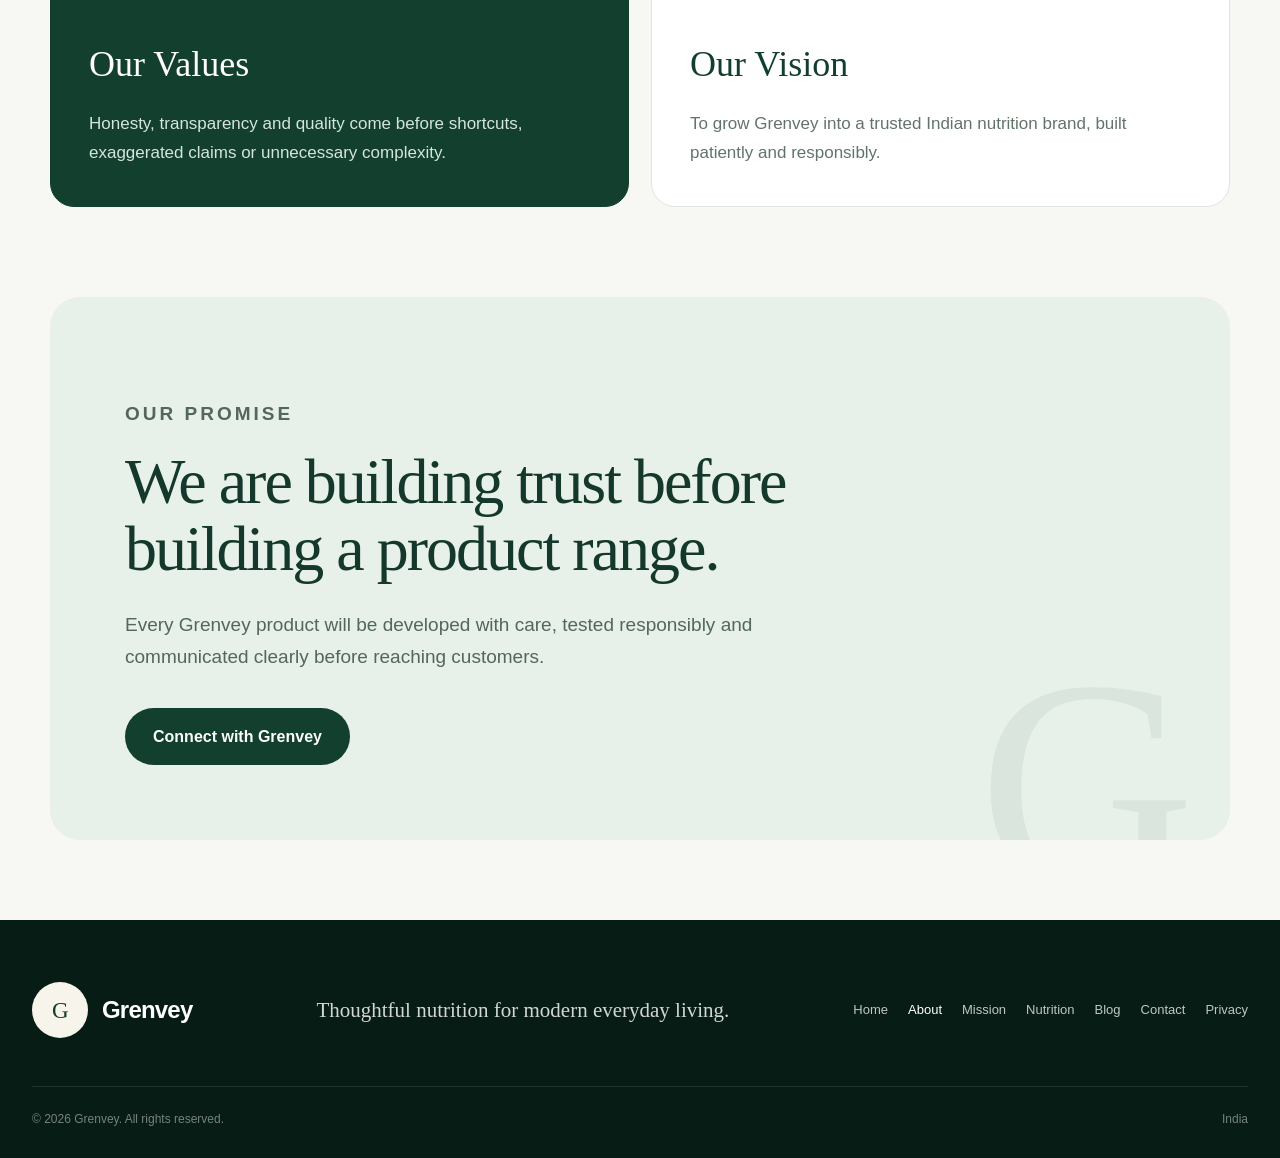
<file: about.html>
<!DOCTYPE html>
<html lang="en">

<head>
  <meta charset="UTF-8">
  <meta name="viewport" content="width=device-width, initial-scale=1.0">

  <meta
    name="description"
    content="Learn about Grenvey, an Indian nutrition brand being built with clarity, responsibility and long-term trust."
  >

  <title>About Grenvey</title>

  <style>
    :root {
      --deep: #08271c;
      --forest: #123d2c;
      --green: #286b4c;
      --leaf: #bcd6b2;
      --cream: #f7f4eb;
      --white: #ffffff;
      --text: #15382c;
      --muted: #62736a;
      --border: rgba(18, 61, 44, 0.10);
    }

    * {
      margin: 0;
      padding: 0;
      box-sizing: border-box;
    }

    html {
      scroll-behavior: smooth;
    }

    body {
      font-family: Arial, Helvetica, sans-serif;
      background: #f7f8f4;
      color: var(--text);
      line-height: 1.7;
      overflow-x: hidden;
    }

    a {
      color: inherit;
      text-decoration: none;
    }

    /* HEADER */

    .site-header {
      width: 100%;
      padding: 20px 0;
      position: sticky;
      top: 0;
      z-index: 1000;
      background: rgba(247, 244, 235, 0.94);
      border-bottom: 1px solid var(--border);
      backdrop-filter: blur(18px);
      -webkit-backdrop-filter: blur(18px);
    }

    .header-inner {
      width: min(1440px, calc(100% - 80px));
      margin: 0 auto;
      display: flex;
      align-items: center;
      justify-content: space-between;
      gap: 30px;
    }

    .site-brand {
      display: inline-flex;
      align-items: center;
      gap: 14px;
      color: var(--forest);
      font-size: 24px;
      font-weight: 800;
      letter-spacing: -0.8px;
      white-space: nowrap;
    }

    .brand-circle {
      width: 56px;
      height: 56px;
      display: grid;
      place-items: center;
      border-radius: 50%;
      color: var(--white);
      background: var(--forest);
      font-family: Georgia, "Times New Roman", serif;
      font-size: 23px;
      font-weight: 500;
      box-shadow: 0 14px 30px rgba(18, 61, 44, 0.16);
    }

    .desktop-nav {
      display: flex;
      align-items: center;
      justify-content: center;
      gap: 40px;
      flex: 1;
    }

    .desktop-nav a {
      position: relative;
      color: #65716a;
      font-size: 15px;
      font-weight: 500;
      transition: 0.3s ease;
    }

    .desktop-nav a::after {
      content: "";
      position: absolute;
      left: 0;
      bottom: -8px;
      width: 0;
      height: 2px;
      border-radius: 999px;
      background: var(--forest);
      transition: width 0.3s ease;
    }

    .desktop-nav a:hover,
    .desktop-nav a.active {
      color: var(--forest);
      font-weight: 700;
    }

    .desktop-nav a:hover::after,
    .desktop-nav a.active::after {
      width: 100%;
    }

    .connect-button {
      display: inline-flex;
      align-items: center;
      justify-content: center;
      min-width: 220px;
      padding: 17px 26px;
      border-radius: 999px;
      color: var(--white);
      background: var(--forest);
      font-size: 16px;
      font-weight: 800;
      white-space: nowrap;
      transition: 0.3s ease;
    }

    .connect-button:hover {
      transform: translateY(-3px);
      box-shadow: 0 16px 32px rgba(18, 61, 44, 0.20);
    }

    .menu-button {
      width: 48px;
      height: 48px;
      display: none;
      align-items: center;
      justify-content: center;
      flex-direction: column;
      gap: 5px;
      border: 1px solid var(--border);
      border-radius: 15px;
      background: var(--white);
      cursor: pointer;
    }

    .menu-button span {
      width: 21px;
      height: 2px;
      border-radius: 999px;
      background: var(--forest);
    }

    .mobile-nav {
      display: none;
      width: min(100% - 24px, 700px);
      margin: 14px auto 0;
      padding: 18px;
      border: 1px solid var(--border);
      border-radius: 22px;
      background: var(--white);
      box-shadow: 0 18px 45px rgba(18, 61, 44, 0.12);
    }

    .mobile-nav.open {
      display: grid;
    }

    .mobile-nav a {
      padding: 13px 14px;
      border-radius: 12px;
      color: var(--forest);
      font-size: 15px;
      font-weight: 700;
    }

    .mobile-nav a:hover,
    .mobile-nav a.active {
      background: #eaf2e6;
    }

    /* PAGE */

    .page {
      width: min(1180px, calc(100% - 40px));
      margin: auto;
      padding: 0 0 80px;
    }

    .hero {
      position: relative;
      overflow: hidden;
      min-height: 520px;
      display: flex;
      align-items: center;
      padding: 70px;
      border-radius: 32px;
      color: var(--white);
      background:
        linear-gradient(
          135deg,
          #0f3f2e 0%,
          #184f39 55%,
          #246b4c 100%
        );
    }

    .hero::before {
      content: "";
      position: absolute;
      width: 420px;
      height: 420px;
      right: -120px;
      top: -130px;
      border: 1px solid rgba(255,255,255,.14);
      border-radius: 50%;
    }

    .hero::after {
      content: "";
      position: absolute;
      width: 250px;
      height: 250px;
      right: 110px;
      bottom: -130px;
      border: 1px solid rgba(255,255,255,.10);
      border-radius: 50%;
    }

    .hero-content {
      position: relative;
      z-index: 2;
      max-width: 760px;
    }

    .eyebrow {
      margin-bottom: 22px;
      color: #b9dec8;
      font-size: 13px;
      font-weight: 700;
      letter-spacing: 4px;
      text-transform: uppercase;
    }

    h1 {
      max-width: 760px;
      font-family: Georgia, "Times New Roman", serif;
      font-size: clamp(58px, 8vw, 105px);
      line-height: 0.94;
      font-weight: 500;
      letter-spacing: -4px;
    }

    .hero h1 em {
      color: #bce0ca;
      font-weight: 400;
    }

    .hero-description {
      max-width: 650px;
      margin-top: 34px;
      color: #dbe8df;
      font-size: 20px;
    }

    .intro {
      display: grid;
      grid-template-columns: 0.8fr 1.2fr;
      gap: 70px;
      padding: 100px 20px;
      align-items: start;
    }

    .section-label {
      color: #24704e;
      font-size: 13px;
      font-weight: 700;
      letter-spacing: 3px;
      text-transform: uppercase;
    }

    .intro h2,
    .promise h2 {
      margin-top: 18px;
      font-family: Georgia, "Times New Roman", serif;
      font-size: clamp(42px, 5vw, 70px);
      font-weight: 500;
      line-height: 1.05;
      letter-spacing: -2px;
    }

    .intro-copy p {
      margin-bottom: 24px;
      color: #52645c;
      font-size: 19px;
      line-height: 1.85;
    }

    .values-grid {
      display: grid;
      grid-template-columns: repeat(2, 1fr);
      gap: 22px;
      margin-bottom: 90px;
    }

    .value-card {
      position: relative;
      min-height: 300px;
      padding: 38px;
      overflow: hidden;
      background: var(--white);
      border: 1px solid #dfe6df;
      border-radius: 24px;
      transition: transform 0.3s ease, box-shadow 0.3s ease;
    }

    .value-card:hover {
      transform: translateY(-7px);
      box-shadow: 0 24px 55px rgba(18, 62, 45, 0.10);
    }

    .value-number {
      color: #8eaa9c;
      font-family: Georgia, "Times New Roman", serif;
      font-size: 18px;
    }

    .value-card h3 {
      margin-top: 70px;
      margin-bottom: 15px;
      color: #113e2d;
      font-family: Georgia, "Times New Roman", serif;
      font-size: 36px;
      font-weight: 500;
    }

    .value-card p {
      max-width: 460px;
      color: #62736a;
      font-size: 17px;
    }

    .value-card.featured {
      background: #123f2e;
      border-color: #123f2e;
    }

    .value-card.featured .value-number {
      color: #acd1bb;
    }

    .value-card.featured h3 {
      color: var(--white);
    }

    .value-card.featured p {
      color: #d6e5dc;
    }

    .promise {
      position: relative;
      overflow: hidden;
      padding: 75px;
      border-radius: 30px;
      background: #e7f0e9;
    }

    .promise::after {
      content: "G";
      position: absolute;
      right: 35px;
      bottom: -95px;
      color: rgba(18,63,46,.06);
      font-family: Georgia, "Times New Roman", serif;
      font-size: 300px;
      line-height: 1;
    }

    .promise-content {
      position: relative;
      z-index: 2;
      max-width: 800px;
    }

    .promise p {
      max-width: 700px;
      margin-top: 26px;
      color: #52675d;
      font-size: 19px;
    }

    .home-button {
      display: inline-flex;
      align-items: center;
      justify-content: center;
      margin-top: 35px;
      padding: 15px 28px;
      border-radius: 999px;
      color: var(--white);
      background: #123f2e;
      font-weight: 700;
      transition: transform 0.3s ease, background 0.3s ease;
    }

    .home-button:hover {
      background: #1c573f;
      transform: translateY(-2px);
    }

    /* FOOTER */

    .site-footer {
      width: 100%;
      padding: 62px 0 28px;
      color: rgba(255,255,255,.72);
      background: #061c14;
    }

    .footer-main,
    .footer-bottom {
      width: min(1440px, calc(100% - 64px));
      margin: auto;
    }

    .footer-main {
      display: grid;
      grid-template-columns: auto 1fr auto;
      align-items: center;
      gap: 45px;
      padding-bottom: 48px;
    }

    .footer-brand {
      display: inline-flex;
      align-items: center;
      gap: 14px;
      color: var(--white);
      font-size: 24px;
      font-weight: 800;
      letter-spacing: -0.8px;
      white-space: nowrap;
    }

    .footer-brand .brand-circle {
      color: var(--forest);
      background: var(--cream);
      box-shadow: none;
    }

    .footer-message {
      max-width: 420px;
      margin: auto;
      color: rgba(255,255,255,.82);
      font-family: Georgia, "Times New Roman", serif;
      font-size: 21px;
      line-height: 1.3;
      text-align: center;
    }

    .footer-links {
      display: flex;
      flex-wrap: wrap;
      justify-content: flex-end;
      gap: 20px;
      font-size: 13px;
    }

    .footer-links a,
    .footer-links a:visited {
      color: rgba(255,255,255,.75);
    }

    .footer-links a:hover,
    .footer-links a.active {
      color: var(--white);
    }

    .footer-bottom {
      padding-top: 22px;
      display: flex;
      justify-content: space-between;
      gap: 20px;
      border-top: 1px solid rgba(255,255,255,.10);
    }

    .footer-bottom p {
      color: rgba(255,255,255,.45);
      font-size: 12px;
    }

    /* RESPONSIVE */

    @media (max-width: 1000px) {
      .header-inner {
        width: min(100% - 32px, 1440px);
      }

      .desktop-nav,
      .connect-button {
        display: none;
      }

      .menu-button {
        display: flex;
      }
    }

    @media (max-width: 800px) {
      .page {
        width: min(100% - 24px, 1180px);
        padding-bottom: 70px;
      }

      .hero {
        min-height: 460px;
        padding: 42px 28px;
        border-radius: 24px;
      }

      h1 {
        letter-spacing: -2px;
      }

      .hero-description {
        font-size: 17px;
      }

      .intro {
        grid-template-columns: 1fr;
        gap: 32px;
        padding: 70px 10px;
      }

      .values-grid {
        grid-template-columns: 1fr;
      }

      .value-card {
        min-height: 260px;
      }

      .value-card h3 {
        margin-top: 45px;
      }

      .promise {
        padding: 48px 28px;
      }

      .footer-main,
      .footer-bottom {
        width: min(100% - 32px, 1440px);
      }

      .footer-main {
        grid-template-columns: 1fr;
        justify-items: start;
        gap: 30px;
      }

      .footer-message {
        margin: 0;
        text-align: left;
      }

      .footer-links {
        width: 100%;
        display: grid;
        grid-template-columns: repeat(2, 1fr);
        justify-content: start;
      }

      .footer-bottom {
        flex-direction: column;
        gap: 6px;
      }
    }

    @media (max-width: 520px) {
      .site-header {
        padding: 14px 0;
      }

      .header-inner {
        width: min(100% - 24px, 1440px);
      }

      .site-brand {
        gap: 11px;
        font-size: 22px;
      }

      .brand-circle {
        width: 48px;
        height: 48px;
        font-size: 20px;
      }
    }
    /* WhatsApp Floating Button */

.whatsapp-float{

position:fixed;

right:25px;

bottom:25px;

display:flex;

align-items:center;

gap:12px;

padding:15px 22px;

background:#25D366;

color:#fff;

text-decoration:none;

border-radius:999px;

font-size:15px;

font-weight:700;

box-shadow:0 14px 40px rgba(0,0,0,.20);

transition:.3s;

z-index:9999;

animation:whatsappPulse 2s infinite;

}

.whatsapp-float:hover{

background:#20bf5a;

transform:translateY(-4px);

color:#fff;

}

.whatsapp-float:visited{

color:#fff;

text-decoration:none;

}

.whatsapp-icon{

display:flex;

align-items:center;

justify-content:center;

width:34px;

height:34px;

border-radius:50%;

background:rgba(255,255,255,.18);

}

.whatsapp-icon svg{

width:20px;

height:20px;

fill:#fff;

}

@keyframes whatsappPulse{

0%{

box-shadow:0 0 0 0 rgba(37,211,102,.45);

}

70%{

box-shadow:0 0 0 18px rgba(37,211,102,0);

}

100%{

box-shadow:0 0 0 0 rgba(37,211,102,0);

}

}

@media(max-width:768px){

.whatsapp-float{

right:18px;

bottom:18px;

padding:14px 18px;

font-size:14px;

}

}
@media (max-width:768px){

.whatsapp-float span:last-child{
    display:none;
}

.whatsapp-float{
    width:60px;
    height:60px;
    padding:0;
    border-radius:50%;
    justify-content:center;
}

.whatsapp-icon{
    margin:0;
}

}
  </style>
</head>

<body>

  <header class="site-header">

    <div class="header-inner">

      <a href="index.html" class="site-brand">
        <span class="brand-circle">G</span>
        <span>Grenvey</span>
      </a>

      <nav class="desktop-nav" aria-label="Main navigation">
        <a href="index.html">Home</a>
        <a href="about.html" class="active">About</a>
        <a href="mission.html">Mission</a>
        <a href="nutrition.html">Nutrition</a>
          <a href="blog.html">Blog</a>
        <a href="contact.html">Contact</a>
        <a href="privacy.html">Privacy</a>
      
      </nav>

      <a href="index.html#contact" class="connect-button">
        Connect with us
      </a>

      <button
        class="menu-button"
        type="button"
        aria-label="Open navigation menu"
        aria-expanded="false"
      >
        <span></span>
        <span></span>
        <span></span>
      </button>

    </div>

    <nav class="mobile-nav" aria-label="Mobile navigation">
      <a href="index.html">Home</a>
      <a href="about.html" class="active">About</a>
      <a href="mission.html">Mission</a>
      <a href="nutrition.html">Nutrition</a>
      <a href="blog.html">Blog</a>
      <a href="contact.html">Contact</a>
      <a href="privacy.html">Privacy</a>
      <a href="index.html#contact">Connect with us</a>
    </nav>

  </header>

  <main class="page">

    <section class="hero">

      <div class="hero-content">

        <p class="eyebrow">
          About Grenvey
        </p>

        <h1>
          Thoughtful nutrition,
          <em>built with purpose.</em>
        </h1>

        <p class="hero-description">
          Grenvey is an Indian nutrition brand being developed with
          clarity, responsibility and long-term trust at its foundation.
        </p>

      </div>

    </section>

    <section class="intro">

      <div>
        <p class="section-label">Our story</p>

        <h2>
          Nutrition should never feel confusing.
        </h2>
      </div>

      <div class="intro-copy">

        <p>
          Grenvey began with a simple belief: everyday nutrition should be
          easy to understand, thoughtfully formulated and honestly communicated.
        </p>

        <p>
          Instead of rushing our first product to market, we are taking the time
          to work through formulation, testing, usability and packaging before
          introducing it.
        </p>

        <p>
          Our ambition is not simply to launch another nutrition product.
          We are building a brand people can understand, rely on and grow with.
        </p>

      </div>

    </section>

    <section class="values-grid">

      <article class="value-card">
        <span class="value-number">01</span>
        <h3>Our Purpose</h3>
        <p>
          To make thoughtful nutrition simple, convenient and relevant
          for everyday life.
        </p>
      </article>

      <article class="value-card featured">
        <span class="value-number">02</span>
        <h3>Our Approach</h3>
        <p>
          Careful formulation, responsible testing and clear communication
          guide every stage of development.
        </p>
      </article>

      <article class="value-card featured">
        <span class="value-number">03</span>
        <h3>Our Values</h3>
        <p>
          Honesty, transparency and quality come before shortcuts,
          exaggerated claims or unnecessary complexity.
        </p>
      </article>

      <article class="value-card">
        <span class="value-number">04</span>
        <h3>Our Vision</h3>
        <p>
          To grow Grenvey into a trusted Indian nutrition brand,
          built patiently and responsibly.
        </p>
      </article>

    </section>

    <section class="promise">

      <div class="promise-content">

        <p class="section-label">Our promise</p>

        <h2>
          We are building trust before building a product range.
        </h2>

        <p>
          Every Grenvey product will be developed with care, tested responsibly
          and communicated clearly before reaching customers.
        </p>

        <a href="index.html#contact" class="home-button">
          Connect with Grenvey
        </a>

      </div>

    </section>

  </main>

  <footer class="site-footer">

    <div class="footer-main">

      <a href="index.html" class="footer-brand">
        <span class="brand-circle">G</span>
        <span>Grenvey</span>
      </a>

      <p class="footer-message">
        Thoughtful nutrition for modern everyday living.
      </p>

      <nav class="footer-links" aria-label="Footer navigation">
        <a href="index.html">Home</a>
        <a href="about.html" class="active">About</a>
        <a href="mission.html">Mission</a>
        <a href="nutrition.html">Nutrition</a>
         <a href="blog.html">Blog</a>
        <a href="contact.html">Contact</a>
        <a href="privacy.html">Privacy</a>
       
      </nav>

    </div>

    <div class="footer-bottom">
      <p>© 2026 Grenvey. All rights reserved.</p>
      <p>India</p>
    </div>

  </footer>

  <script>
    document.addEventListener("DOMContentLoaded", function () {
      const menuButton = document.querySelector(".menu-button");
      const mobileNav = document.querySelector(".mobile-nav");

      if (!menuButton || !mobileNav) return;

      menuButton.addEventListener("click", function () {
        const isOpen = mobileNav.classList.toggle("open");

        menuButton.setAttribute(
          "aria-expanded",
          isOpen ? "true" : "false"
        );
      });

      mobileNav.querySelectorAll("a").forEach(function (link) {
        link.addEventListener("click", function () {
          mobileNav.classList.remove("open");
          menuButton.setAttribute("aria-expanded", "false");
        });
      });
    });
  </script>
<!-- WhatsApp Floating Button -->
<a
    href="https://wa.me/919585808590?text=Hi%20Grenvey,%20I%20would%20like%20to%20know%20more%20about%20your%20products."
    class="whatsapp-float"
    target="_blank"
    rel="noopener noreferrer"
    aria-label="Chat on WhatsApp"
>

    <span class="whatsapp-icon">
        <svg xmlns="http://www.w3.org/2000/svg"
             width="24"
             height="24"
             viewBox="0 0 24 24"
             fill="currentColor">

            <path d="M20.52 3.48A11.8 11.8 0 0012.04 0C5.53 0 .24 5.29.24 11.8c0 2.08.54 4.11 1.57 5.91L0 24l6.49-1.7a11.75 11.75 0 005.55 1.41h.01c6.51 0 11.8-5.29 11.8-11.8 0-3.15-1.23-6.11-3.33-8.43zm-8.48 18.2h-.01a9.87 9.87 0 01-5.03-1.38l-.36-.21-3.85 1.01 1.03-3.75-.24-.39a9.83 9.83 0 01-1.5-5.17c0-5.46 4.44-9.9 9.9-9.9 2.64 0 5.12 1.03 6.99 2.9a9.82 9.82 0 012.9 6.99c0 5.46-4.44 9.9-9.9 9.9z"/>
        </svg>
    </span>

    <span>Talk to Us</span>

</a>
</body>
</html>
</file>
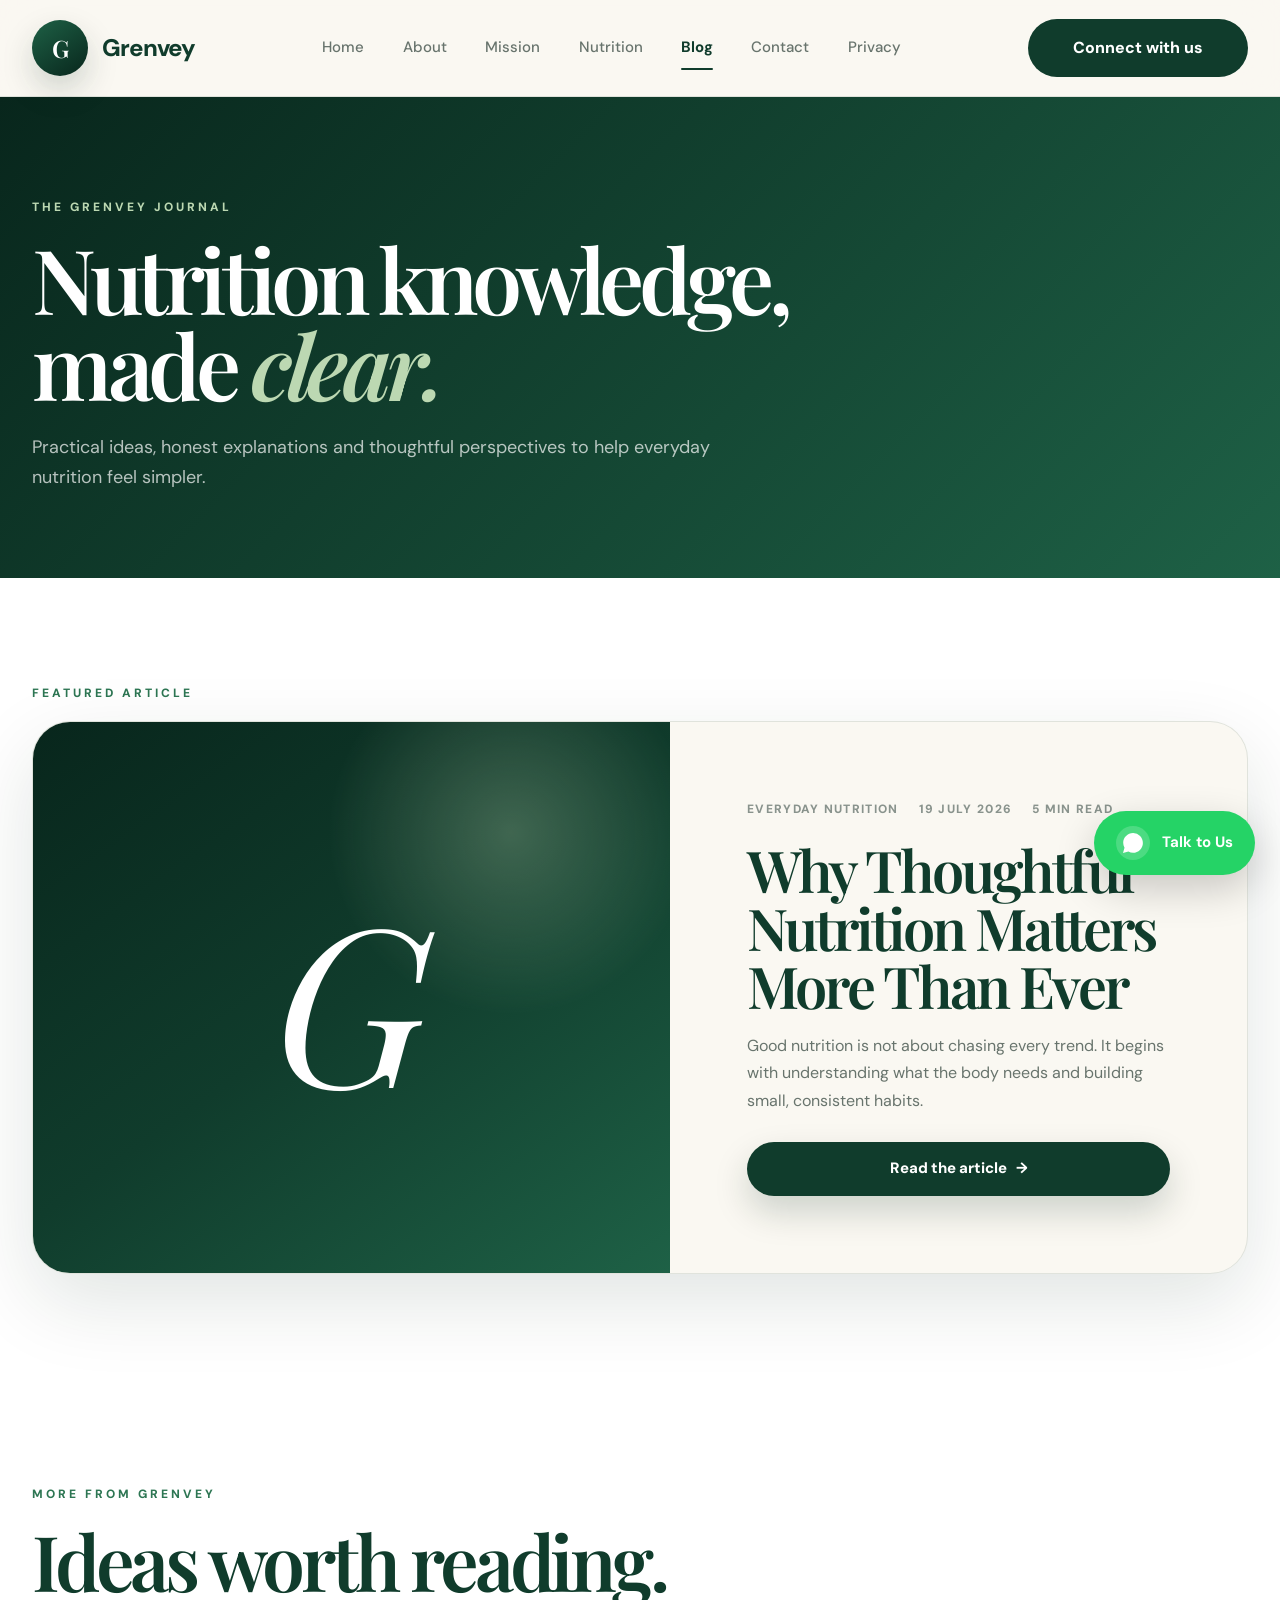
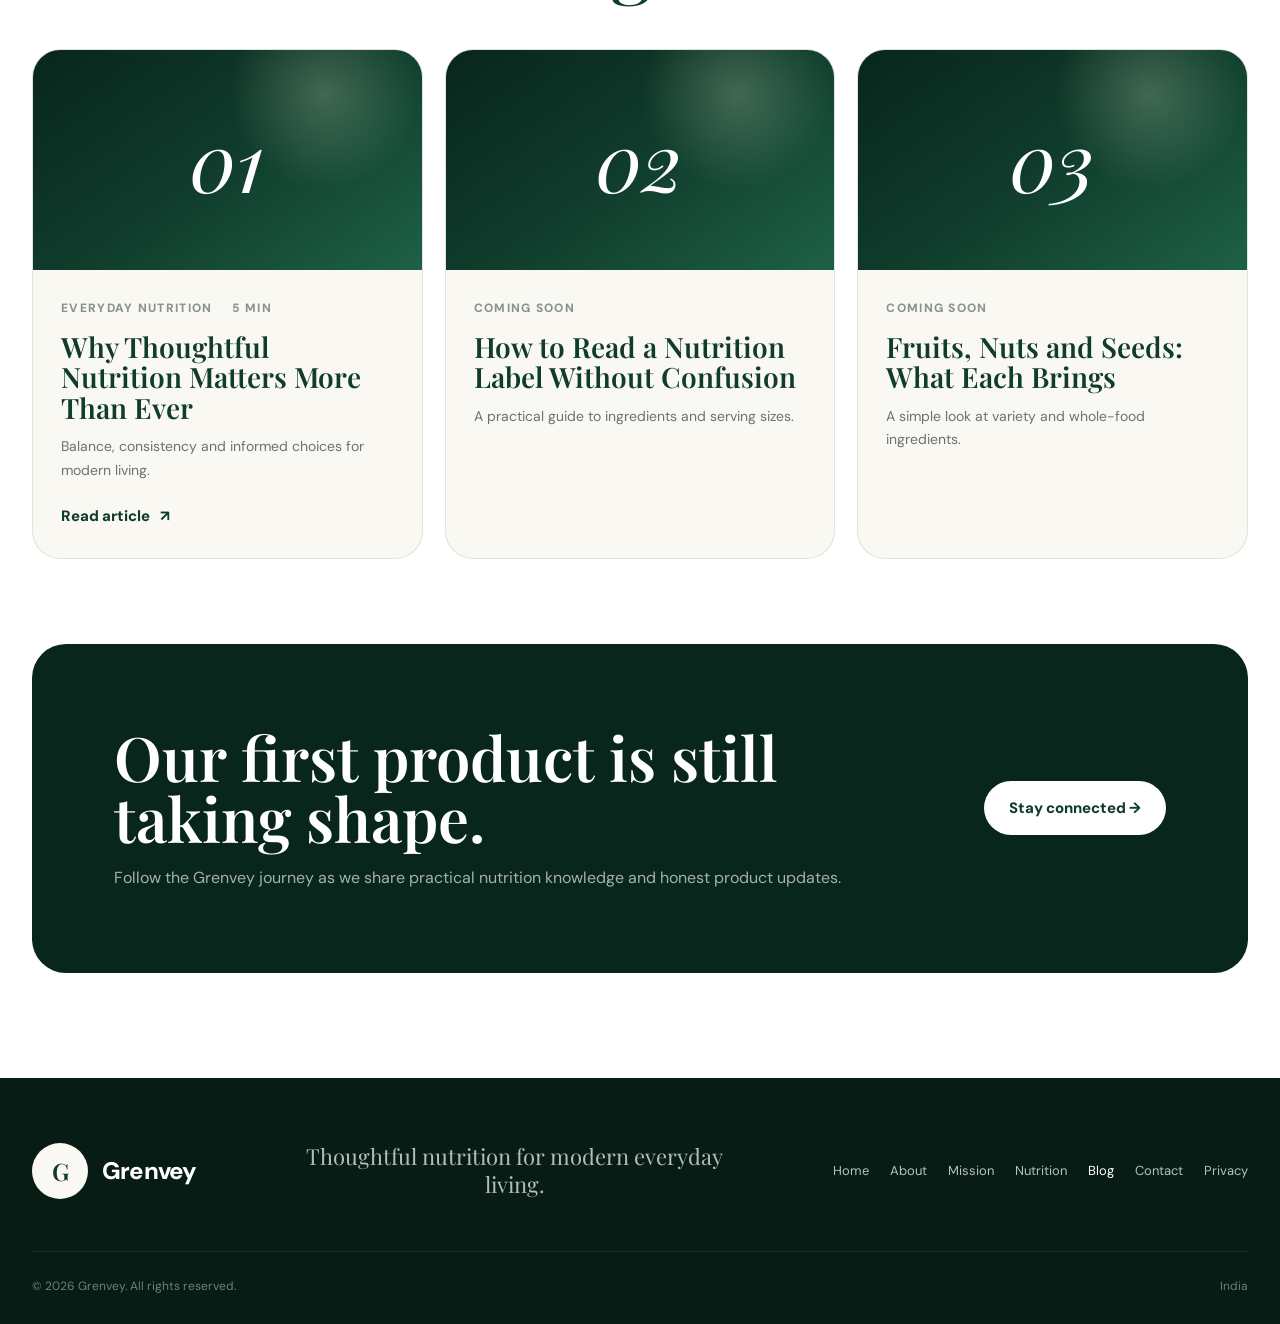
<file: blog.html>
<!doctype html><html lang="en"><head><meta charset="utf-8"><meta name="viewport" content="width=device-width,initial-scale=1"><meta name="description" content="Read thoughtful, practical articles from Grenvey about everyday nutrition, ingredients, food labels and healthy habits."><title>Grenvey Journal | Thoughtful Nutrition</title><link rel="canonical" href="https://grenvey.com/blog.html"><link rel="icon" href="favicon-grenvey.png"><link rel="preconnect" href="https://fonts.googleapis.com"><link rel="preconnect" href="https://fonts.gstatic.com" crossorigin><link href="https://fonts.googleapis.com/css2?family=DM+Sans:wght@400;500;600;700;800&family=Playfair+Display:ital,wght@0,600;0,700;1,600&display=swap" rel="stylesheet"><link rel="stylesheet" href="https://cdnjs.cloudflare.com/ajax/libs/font-awesome/6.7.2/css/all.min.css"><style>
    :root {
      --deep: #08261c;
      --forest: #103c2c;
      --forest-light: #1e6146;
      --green: #2d7653;
      --leaf: #bcd8b2;
      --leaf-light: #dcead7;
      --cream: #faf8f2;
      --cream-dark: #f1ebdf;
      --white: #ffffff;
      --text: #17261f;
      --muted: #68746d;
      --soft-muted: #89938d;
      --line: rgba(16, 60, 44, 0.11);
      --line-light: rgba(255, 255, 255, 0.14);
      --gold: #e8be50;
      --almond: #b97843;
      --shadow:
        0 28px 80px rgba(8, 38, 28, 0.12);
      --shadow-dark:
        0 35px 95px rgba(8, 38, 28, 0.23);
      --serif:
        "Playfair Display",
        Georgia,
        "Times New Roman",
        serif;
      --sans:
        "DM Sans",
        Arial,
        sans-serif;
      --page:
        min(1440px, calc(100% - 64px));
    }

    * {
      margin: 0;
      padding: 0;
      box-sizing: border-box;
    }

    html {
      scroll-behavior: smooth;
    }

    body {
      font-family: var(--sans);
      color: var(--text);
      background: var(--cream);
      line-height: 1.7;
      overflow-x: hidden;
      -webkit-font-smoothing: antialiased;
    }

    body::selection {
      color: var(--white);
      background: var(--forest);
    }

    a {
      color: inherit;
      text-decoration: none;
    }

    button {
      font: inherit;
    }

    img,
    svg {
      display: block;
      max-width: 100%;
    }

    /* HEADER */

    .site-header {
      position: sticky;
      top: 0;
      z-index: 1000;
      border-bottom: 1px solid var(--line);
      background: rgba(250, 248, 242, 0.88);
      backdrop-filter: blur(20px);
      -webkit-backdrop-filter: blur(20px);
    }

    .header-inner {
      width: var(--page);
      min-height: 96px;
      margin: auto;
      display: grid;
      grid-template-columns: auto 1fr auto;
      align-items: center;
      gap: 38px;
    }

    .site-brand {
      display: inline-flex;
      align-items: center;
      gap: 14px;
      width: fit-content;
    }

    .brand-circle {
      width: 56px;
      height: 56px;
      display: grid;
      place-items: center;
      border-radius: 50%;
      color: var(--white);
      background:
        linear-gradient(
          145deg,
          var(--forest-light),
          var(--deep)
        );
      font-family: var(--serif);
      font-size: 24px;
      font-weight: 600;
      box-shadow:
        0 14px 32px rgba(8, 38, 28, 0.18);
    }

    .site-brand-name {
      color: var(--forest);
      font-size: 24px;
      font-weight: 800;
      letter-spacing: -0.04em;
    }

    .desktop-nav {
      display: flex;
      justify-content: center;
      align-items: center;
      gap: clamp(24px, 3vw, 44px);
    }

    .desktop-nav a {
      position: relative;
      color: var(--muted);
      font-size: 15px;
      font-weight: 500;
      transition: color 0.25s ease;
    }

    .desktop-nav a::after {
      content: "";
      position: absolute;
      left: 0;
      right: 0;
      bottom: -9px;
      width: 0;
      height: 2px;
      margin: auto;
      border-radius: 999px;
      background: var(--forest);
      transition: width 0.25s ease;
    }

    .desktop-nav a:hover,
    .desktop-nav a.active {
      color: var(--forest);
      font-weight: 700;
    }

    .desktop-nav a:hover::after,
    .desktop-nav a.active::after {
      width: 100%;
    }

    .connect-button {
      min-width: 220px;
      min-height: 58px;
      padding: 0 27px;
      display: inline-flex;
      align-items: center;
      justify-content: center;
      border-radius: 999px;
      color: var(--white);
      background: var(--forest);
      font-size: 16px;
      font-weight: 800;
      transition:
        transform 0.3s ease,
        box-shadow 0.3s ease,
        background 0.3s ease;
    }

    .connect-button:hover {
      transform: translateY(-3px);
      background: var(--forest-light);
      box-shadow:
        0 16px 34px rgba(8, 38, 28, 0.2);
    }

    .menu-button {
      width: 48px;
      height: 48px;
      display: none;
      align-items: center;
      justify-content: center;
      flex-direction: column;
      gap: 5px;
      border: 1px solid var(--line);
      border-radius: 15px;
      background: var(--white);
      cursor: pointer;
    }

    .menu-button span {
      width: 21px;
      height: 2px;
      border-radius: 999px;
      background: var(--forest);
    }

    .mobile-nav {
      display: none;
      width: min(100% - 24px, 700px);
      margin: 0 auto 14px;
      padding: 17px;
      border: 1px solid var(--line);
      border-radius: 22px;
      background: var(--white);
      box-shadow: var(--shadow);
    }

    .mobile-nav.open {
      display: grid;
    }

    .mobile-nav a {
      padding: 13px 14px;
      border-radius: 12px;
      color: var(--forest);
      font-size: 15px;
      font-weight: 700;
    }

    .mobile-nav a:hover,
    .mobile-nav a.active {
      background: var(--leaf-light);
    }

    /* COMMON */

    .page-shell {
      width: var(--page);
      margin: auto;
    }

    .eyebrow {
      margin-bottom: 18px;
      color: var(--green);
      font-size: 12px;
      font-weight: 800;
      letter-spacing: 3px;
      text-transform: uppercase;
    }

    .eyebrow.light {
      color: var(--leaf);
    }

    .section-heading h2 {
      color: var(--forest);
      font-family: var(--serif);
      font-size: clamp(48px, 6vw, 82px);
      font-weight: 600;
      line-height: 1;
      letter-spacing: -0.055em;
    }

    .button {
      min-height: 54px;
      padding: 0 25px;
      display: inline-flex;
      align-items: center;
      justify-content: center;
      gap: 9px;
      border-radius: 999px;
      font-size: 15px;
      font-weight: 800;
      transition:
        transform 0.3s ease,
        box-shadow 0.3s ease,
        background 0.3s ease;
    }

    .button:hover {
      transform: translateY(-3px);
    }

    .button-primary {
      color: var(--white);
      background: var(--forest);
      box-shadow:
        0 16px 35px rgba(8, 38, 28, 0.18);
    }

    .button-primary:hover {
      background: var(--forest-light);
      box-shadow:
        0 20px 42px rgba(8, 38, 28, 0.24);
    }

    .button-light {
      color: var(--forest);
      background: var(--white);
    }

    .text-link {
      display: inline-flex;
      align-items: center;
      gap: 10px;
      color: var(--forest);
      font-size: 15px;
      font-weight: 800;
    }

    .text-link span {
      transition: transform 0.25s ease;
    }

    .text-link:hover span {
      transform: translate(4px, -4px);
    }

    /* HERO */

    .hero-section {
      position: relative;
      overflow: hidden;
      padding: 42px 0 100px;
    }

    .hero-section::before {
      content: "";
      position: absolute;
      width: 500px;
      height: 500px;
      left: -230px;
      top: -90px;
      border-radius: 50%;
      background: rgba(188, 216, 178, 0.25);
      filter: blur(9px);
    }

    .hero-grid {
      position: relative;
      z-index: 2;
      min-height: 760px;
      display: grid;
      grid-template-columns:
        minmax(0, 0.94fr)
        minmax(500px, 1.06fr);
      align-items: center;
      gap: clamp(55px, 7vw, 110px);
    }

    .hero-kicker {
      display: inline-flex;
      align-items: center;
      gap: 13px;
      margin-bottom: 27px;
      color: var(--green);
      font-size: 12px;
      font-weight: 800;
      letter-spacing: 3px;
      text-transform: uppercase;
    }

    .hero-kicker::before {
      content: "";
      width: 44px;
      height: 1px;
      background: var(--green);
    }

    .hero-copy h1 {
      max-width: 760px;
      font-family: var(--serif);
      font-size: clamp(70px, 7.4vw, 122px);
      font-weight: 600;
      line-height: 0.9;
      letter-spacing: -0.065em;
    }

    .hero-copy h1 span {
      display: block;
      color: var(--green);
      font-style: italic;
    }

    .hero-intro {
      max-width: 650px;
      margin-top: 32px;
      color: var(--muted);
      font-size: clamp(17px, 1.3vw, 20px);
    }

    .hero-actions {
      display: flex;
      flex-wrap: wrap;
      align-items: center;
      gap: 26px;
      margin-top: 35px;
    }

    .down-link {
      display: inline-flex;
      align-items: center;
      gap: 12px;
      color: var(--forest);
      font-size: 15px;
      font-weight: 800;
    }

    .down-link span {
      transition: transform 0.25s ease;
    }

    .down-link:hover span {
      transform: translateY(5px);
    }

    .hero-meta {
      max-width: 610px;
      margin-top: 54px;
      padding-top: 24px;
      display: grid;
      grid-template-columns: 1fr 1fr;
      gap: 30px;
      border-top: 1px solid var(--line);
    }

    .hero-meta div {
      display: grid;
      gap: 4px;
    }

    .hero-meta span {
      color: var(--soft-muted);
      font-size: 11px;
      font-weight: 800;
      letter-spacing: 2px;
      text-transform: uppercase;
    }

    .hero-meta strong {
      color: var(--forest);
      font-size: 15px;
    }

    /* PREMIUM FOOD VISUAL */

    .hero-visual {
      position: relative;
      min-height: 790px;
    }

    .visual-panel {
      position: absolute;
      inset: 0 40px 190px 0;
      overflow: hidden;
      border-radius: 40px;
      color: var(--white);
      background:
        radial-gradient(
          circle at 78% 20%,
          rgba(188, 216, 178, 0.28),
          transparent 27%
        ),
        linear-gradient(
          145deg,
          var(--deep),
          var(--forest) 60%,
          var(--forest-light)
        );
      box-shadow: var(--shadow-dark);
    }

    .visual-panel::before,
    .visual-panel::after {
      content: "";
      position: absolute;
      border-radius: 50%;
      border: 1px solid rgba(255, 255, 255, 0.08);
    }

    .visual-panel::before {
      width: 520px;
      height: 520px;
      right: -160px;
      top: 80px;
    }

    .visual-panel::after {
      width: 680px;
      height: 680px;
      right: -260px;
      bottom: -430px;
    }

    .visual-copy {
      position: absolute;
      z-index: 4;
      left: 50px;
      top: 55px;
      max-width: 410px;
    }

    .visual-copy span {
      display: block;
      margin-bottom: 15px;
      color: var(--leaf);
      font-size: 12px;
      font-weight: 800;
      letter-spacing: 3px;
      text-transform: uppercase;
    }

    .visual-copy strong {
      display: block;
      font-family: var(--serif);
      font-size: clamp(48px, 4.6vw, 75px);
      font-weight: 600;
      line-height: 0.98;
      letter-spacing: -0.055em;
    }

    .food-piece {
      position: absolute;
      z-index: 3;
      filter:
        drop-shadow(
          0 25px 30px rgba(0, 0, 0, 0.24)
        );
      animation:
        foodFloat 6s ease-in-out infinite;
      pointer-events: none;
    }

    .banana {
      width: 220px;
      height: 135px;
      right: 20px;
      top: 55px;
      transform: rotate(-12deg);
    }

    .almond {
      width: 100px;
      height: 145px;
      left: 48px;
      bottom: 125px;
      transform: rotate(-17deg);
      animation-delay: -1.4s;
    }

    .walnut {
      width: 165px;
      height: 145px;
      left: 46%;
      top: 50%;
      transform:
        translate(-50%, -50%)
        rotate(-8deg);
      animation-delay: -2.2s;
    }

    .dates {
      width: 150px;
      height: 120px;
      right: 25px;
      bottom: 100px;
      animation-delay: -3s;
    }

    .pistachio {
      width: 145px;
      height: 110px;
      left: 90px;
      top: 265px;
      animation-delay: -3.8s;
    }

    .seeds {
      width: 135px;
      height: 100px;
      right: 170px;
      bottom: 40px;
      animation-delay: -4.5s;
    }

    @keyframes foodFloat {
      0%,
      100% {
        translate: 0 0;
      }

      50% {
        translate: 0 -17px;
      }
    }

    .visual-footer {
      position: absolute;
      z-index: 4;
      left: 50px;
      right: 50px;
      bottom: 34px;
      display: flex;
      justify-content: space-between;
      color: rgba(255, 255, 255, 0.56);
      font-size: 11px;
      font-weight: 800;
      letter-spacing: 2px;
      text-transform: uppercase;
    }

 .hero-statement {
  position: absolute;
  z-index: 7;
  width: min(560px, 92%);
  right: 0;
  bottom: 20px;
  padding: 24px 28px;
  display: grid;
  grid-template-columns: auto 1fr;
  gap: 18px;
  border: 1px solid rgba(16, 60, 44, 0.1);
  background: rgba(250, 248, 242, 0.98);
  box-shadow: 0 22px 58px rgba(8, 38, 28, 0.14);
  backdrop-filter: blur(14px);
}

    .hero-statement span {
      color: var(--green);
      font-size: 12px;
      font-weight: 800;
    }

    .hero-statement p {
      color: var(--muted);
      font-size: 14px;
      line-height: 1.6;
    }

    /* BRAND STRIP */

    .brand-strip {
  width: 100%;
  overflow: hidden;
  color: rgba(255, 255, 255, 0.78);
  background: var(--deep);
}

.brand-marquee {
  width: 100%;
  overflow: hidden;
}

.brand-strip-track {
  width: max-content;
  min-height: 74px;
  display: flex;
  align-items: center;
  gap: 70px;
  padding-left: 40px;
  white-space: nowrap;

  animation: marqueeMove 24s linear infinite;
}

.brand-strip-track span {
  font-family: var(--serif);
  font-size: clamp(19px, 1.8vw, 28px);
  color: rgba(255, 255, 255, 0.82);
}

.brand-strip-track i {
  color: var(--leaf);
  font-family: var(--sans);
  font-size: 9px;
  font-style: normal;
}

@keyframes marqueeMove {
  from {
    transform: translateX(-50%);
  }

  to {
    transform: translateX(0);
  }
}

.brand-strip:hover .brand-strip-track {
  animation-play-state: paused;
}

    /* PHILOSOPHY */

    .philosophy-section {
      padding: 145px 0;
      background: var(--white);
    }

    .philosophy-grid {
      display: grid;
      grid-template-columns: 1.15fr 0.65fr;
      gap: clamp(60px, 9vw, 150px);
      align-items: start;
    }

    .philosophy-copy h2 {
      max-width: 950px;
      color: var(--forest);
      font-family: var(--serif);
      font-size: clamp(54px, 6.5vw, 96px);
      font-weight: 600;
      line-height: 0.99;
      letter-spacing: -0.06em;
    }

    .philosophy-copy h2 em {
      display: block;
      color: var(--green);
      font-style: italic;
    }

    .philosophy-side {
      padding-top: 55px;
    }

    .philosophy-side p {
      margin-bottom: 21px;
      color: var(--muted);
      font-size: 17px;
    }

    /* PRINCIPLES */

    .principles-section {
      padding: 135px 0;
      background: var(--cream-dark);
    }

    .principles-head {
      display: flex;
      align-items: end;
      justify-content: space-between;
      gap: 60px;
    }

    .principles-head p:last-child {
      max-width: 430px;
      margin-bottom: 10px;
      color: var(--muted);
    }

    .principles-grid {
      margin-top: 62px;
      display: grid;
      grid-template-columns: repeat(3, 1fr);
      gap: 20px;
    }

    .principle-card {
      min-height: 430px;
      padding: 32px;
      display: flex;
      flex-direction: column;
      border: 1px solid var(--line);
      border-radius: 30px;
      background: rgba(255, 255, 255, 0.68);
      transition:
        transform 0.35s ease,
        box-shadow 0.35s ease,
        color 0.35s ease,
        background 0.35s ease;
    }

    .principle-card:hover {
      transform: translateY(-10px);
      color: var(--white);
      background: var(--forest);
      box-shadow: var(--shadow);
    }

    .principle-number {
      color: var(--green);
      font-size: 12px;
      font-weight: 800;
    }

    .principle-icon {
      width: 72px;
      height: 72px;
      margin: 62px 0 35px;
      display: grid;
      place-items: center;
      border: 1px solid currentColor;
      border-radius: 50%;
      font-size: 25px;
      opacity: 0.82;
    }

    .principle-card h3 {
      margin-top: auto;
      margin-bottom: 14px;
      font-family: var(--serif);
      font-size: 29px;
      font-weight: 600;
      line-height: 1.12;
    }

    .principle-card p {
      color: var(--muted);
      font-size: 15px;
    }

    .principle-card:hover p,
    .principle-card:hover .principle-number {
      color: rgba(255, 255, 255, 0.68);
    }

    /* STORY */

    .story-section {
      display: grid;
      grid-template-columns: 0.95fr 1.05fr;
      min-height: 760px;
      background: var(--deep);
    }

    .story-art {
      padding: 75px;
      display: grid;
      place-items: center;
      background:
        linear-gradient(
          145deg,
          #e5ddcf,
          #cbb99e
        );
    }

    .story-card {
      position: relative;
      width: min(500px, 90%);
      min-height: 570px;
      padding: 38px;
      overflow: hidden;
      display: flex;
      flex-direction: column;
      justify-content: space-between;
      color: var(--deep);
      background: rgba(255, 255, 255, 0.66);
      border: 1px solid rgba(255, 255, 255, 0.72);
      box-shadow: var(--shadow-dark);
    }

    .story-card::before {
      content: "";
      position: absolute;
      width: 380px;
      height: 380px;
      right: -130px;
      top: -135px;
      border: 1px solid rgba(8, 38, 28, 0.13);
      border-radius: 50%;
      box-shadow:
        0 0 0 60px rgba(8, 38, 28, 0.035),
        0 0 0 120px rgba(8, 38, 28, 0.025);
    }

    .story-letter {
      position: relative;
      z-index: 2;
      font-family: var(--serif);
      font-size: 160px;
      font-weight: 600;
      line-height: 1;
    }

    .story-card p {
      position: relative;
      z-index: 2;
      font-family: var(--serif);
      font-size: 32px;
      line-height: 1.15;
    }

    .story-copy {
      padding: clamp(75px, 9vw, 135px);
      display: flex;
      flex-direction: column;
      justify-content: center;
      color: var(--white);
    }

    .story-copy h2 {
      max-width: 740px;
      margin-bottom: 28px;
      font-family: var(--serif);
      font-size: clamp(52px, 5.5vw, 88px);
      font-weight: 600;
      line-height: 0.99;
      letter-spacing: -0.055em;
    }

    .story-copy p {
      max-width: 660px;
      margin-bottom: 20px;
      color: rgba(255, 255, 255, 0.66);
    }

    .story-copy .button {
      width: fit-content;
      margin-top: 18px;
    }

    /* DEVELOPMENT */

    .development-section {
      padding: 140px 0;
      background: var(--white);
    }

    .development-head {
      display: flex;
      align-items: end;
      justify-content: space-between;
      gap: 50px;
    }

    .development-head > div {
      max-width: 930px;
    }

    .development-badge {
      min-height: 40px;
      padding: 0 16px;
      display: inline-flex;
      align-items: center;
      border: 1px solid #b7d1c0;
      border-radius: 999px;
      color: var(--forest);
      background: var(--leaf-light);
      font-size: 12px;
      font-weight: 800;
      white-space: nowrap;
    }

    .development-list {
      margin-top: 65px;
      border-top: 1px solid var(--line);
    }

    .development-step {
      display: grid;
      grid-template-columns: 70px 1fr auto;
      align-items: center;
      gap: 28px;
      padding: 30px 0;
      border-bottom: 1px solid var(--line);
      transition: padding 0.3s ease;
    }

    .development-step:hover {
      padding-left: 15px;
      padding-right: 15px;
    }

    .development-step > span {
      color: var(--green);
      font-size: 12px;
      font-weight: 800;
    }

    .development-step h3 {
      margin-bottom: 5px;
      color: var(--forest);
      font-family: var(--serif);
      font-size: 25px;
      font-weight: 600;
    }

    .development-step p {
      color: var(--muted);
      font-size: 14px;
    }

    .step-status {
      font-size: 11px;
      font-weight: 800;
      letter-spacing: 1px;
      text-transform: uppercase;
    }

    .complete {
      color: var(--green);
    }

    .in-progress {
      color: #a87230;
    }

    .upcoming {
      color: var(--soft-muted);
    }

    /* CONTACT */

    .contact-section {
      padding: 35px 0 130px;
      background: var(--white);
    }

    .contact-card {
      position: relative;
      overflow: hidden;
      min-height: 570px;
      padding: clamp(60px, 8vw, 110px);
      display: grid;
      grid-template-columns: 1.05fr 0.95fr;
      align-items: center;
      gap: 70px;
      border-radius: 42px;
      color: var(--white);
      background:
        radial-gradient(
          circle at 85% 15%,
          rgba(188, 216, 178, 0.25),
          transparent 27%
        ),
        linear-gradient(
          135deg,
          var(--deep),
          var(--forest-light)
        );
      box-shadow: var(--shadow-dark);
    }

    .contact-card::before,
    .contact-card::after {
      content: "";
      position: absolute;
      border: 1px solid rgba(255, 255, 255, 0.08);
      border-radius: 50%;
    }

    .contact-card::before {
      width: 520px;
      height: 520px;
      left: -220px;
      bottom: -330px;
    }

    .contact-card::after {
      width: 680px;
      height: 680px;
      right: -300px;
      top: -390px;
    }

    .contact-copy,
    .contact-actions {
      position: relative;
      z-index: 2;
    }

    .contact-copy h2 {
      max-width: 720px;
      margin-bottom: 22px;
      font-family: var(--serif);
      font-size: clamp(52px, 6vw, 92px);
      font-weight: 600;
      line-height: 0.98;
      letter-spacing: -0.055em;
    }

    .contact-copy p:not(.eyebrow) {
      max-width: 650px;
      color: rgba(255, 255, 255, 0.68);
      font-size: 17px;
    }

    .social-title {
      margin-bottom: 18px;
      color: var(--leaf);
      font-size: 12px;
      font-weight: 800;
      letter-spacing: 2px;
      text-transform: uppercase;
    }

    .social-links {
      display: flex;
      flex-wrap: wrap;
      gap: 14px;
    }

    .social-links a {
      width: 58px;
      height: 58px;
      display: grid;
      place-items: center;
      border: 1px solid rgba(255, 255, 255, 0.24);
      border-radius: 50%;
      color: var(--white);
      background: rgba(255, 255, 255, 0.06);
      font-size: 21px;
      transition:
        transform 0.3s ease,
        color 0.3s ease,
        background 0.3s ease;
    }

    .social-links a:hover {
      transform: translateY(-5px);
      color: var(--forest);
      background: var(--white);
    }

    /* FOOTER */

    .site-footer {
      padding: 65px 0 28px;
      color: rgba(255, 255, 255, 0.7);
      background: #061c14;
    }

    .footer-main {
      width: var(--page);
      margin: auto;
      padding-bottom: 52px;
      display: grid;
      grid-template-columns: auto 1fr auto;
      align-items: center;
      gap: 50px;
    }

    .footer-brand {
      display: inline-flex;
      align-items: center;
      gap: 14px;
      color: var(--white);
      font-size: 24px;
      font-weight: 800;
      letter-spacing: -0.8px;
      white-space: nowrap;
    }

    .footer-brand .brand-circle {
      color: var(--forest);
      background: var(--cream);
      box-shadow: none;
    }

    .footer-message {
      max-width: 430px;
      margin: auto;
      font-family: var(--serif);
      font-size: 22px;
      text-align: center;
      line-height: 1.25;
    }

    .footer-links {
      display: flex;
      flex-wrap: wrap;
      justify-content: flex-end;
      gap: 21px;
      font-size: 13px;
    }

    .footer-links a,
    .footer-links a:visited {
      color: rgba(255, 255, 255, 0.72);
    }

    .footer-links a:hover,
    .footer-links a.active {
      color: var(--white);
    }

    .footer-bottom {
      width: var(--page);
      margin: auto;
      padding-top: 24px;
      display: flex;
      justify-content: space-between;
      gap: 30px;
      border-top: 1px solid rgba(255, 255, 255, 0.1);
    }

    .footer-bottom p {
      color: rgba(255, 255, 255, 0.43);
      font-size: 12px;
    }

    /* REVEAL */

    .reveal {
      opacity: 0;
      transform: translateY(28px);
      transition:
        opacity 0.85s ease,
        transform 0.85s ease;
    }

    .reveal.visible {
      opacity: 1;
      transform: translateY(0);
    }

    /* TABLET */

    @media (max-width: 1050px) {
      .header-inner {
        width: min(100% - 34px, 1440px);
        grid-template-columns: auto 1fr;
      }

      .desktop-nav {
        justify-content: flex-end;
      }

      .connect-button {
        display: none;
      }

      .hero-grid {
        grid-template-columns: 1fr;
      }

      .hero-copy {
        max-width: 900px;
      }

      .hero-visual {
        min-height: 700px;
      }

      .philosophy-grid {
        grid-template-columns: 1fr;
      }

      .philosophy-side {
        max-width: 720px;
        padding-top: 0;
      }

      .principles-grid {
        grid-template-columns: 1fr;
      }

      .principle-card {
        min-height: 340px;
      }

      .story-section {
        grid-template-columns: 1fr;
      }

      .story-art {
        min-height: 690px;
      }

      .contact-card {
        grid-template-columns: 1fr;
      }

      .footer-main {
        grid-template-columns: 1fr;
        justify-items: start;
      }

      .footer-message {
        margin: 0;
        text-align: left;
      }

      .footer-links {
        justify-content: flex-start;
      }
    }

    /* MOBILE */

    @media (max-width: 720px) {
      :root {
        --page:
          min(100% - 24px, 1440px);
      }

      .header-inner {
        min-height: 76px;
        grid-template-columns: auto auto;
      }

      .site-brand {
        gap: 10px;
      }

      .brand-circle {
        width: 46px;
        height: 46px;
        font-size: 20px;
      }

      .site-brand-name {
        font-size: 21px;
      }

      .desktop-nav {
        display: none;
      }

      .menu-button {
        display: flex;
        justify-self: end;
      }

      .hero-section {
        padding-top: 30px;
        padding-bottom: 80px;
      }

      .hero-grid {
        display: block;
        min-height: auto;
      }

      .hero-kicker {
        margin-top: 20px;
        font-size: 10px;
        letter-spacing: 2px;
      }

      .hero-copy h1 {
        font-size: clamp(59px, 16vw, 82px);
      }

      .hero-intro {
        margin-top: 25px;
        font-size: 17px;
      }

      .hero-actions {
        align-items: flex-start;
        flex-direction: column;
        gap: 19px;
      }

      .hero-actions .button {
        width: 100%;
      }

      .hero-meta {
        grid-template-columns: 1fr;
        gap: 18px;
        margin-top: 42px;
      }

      .hero-visual {
        min-height: 720px;
        margin-top: 55px;
      }

      .visual-panel {
        inset: 0 10px 190px 0;
        border-radius: 28px;
      }

      .visual-copy {
        left: 25px;
        top: 32px;
      }

      .visual-copy strong {
        max-width: 300px;
        font-size: 48px;
      }

      .banana {
        width: 165px;
        height: 105px;
        right: -5px;
        top: 115px;
      }

      .almond {
        width: 75px;
        height: 115px;
        left: 20px;
        bottom: 105px;
      }

      .walnut {
        width: 130px;
        height: 120px;
      }

      .dates {
        width: 115px;
        height: 95px;
      }

      .pistachio {
        width: 110px;
        height: 90px;
        left: 35px;
        top: 270px;
      }

      .seeds {
        width: 105px;
        height: 80px;
        right: 100px;
      }

      .visual-footer {
        left: 25px;
        right: 25px;
      }

      .hero-statement {
  width: 100%;
  right: 0;
  bottom: 15px;
  padding: 20px;
}

      .brand-strip-track {
        justify-content: flex-start;
        overflow-x: auto;
        padding: 0 22px;
      }

      .philosophy-section,
      .principles-section,
      .development-section {
        padding: 90px 0;
      }

      .philosophy-copy h2 {
        font-size: 50px;
      }

      .principles-head,
      .development-head {
        align-items: flex-start;
        flex-direction: column;
      }

      .section-heading h2 {
        font-size: 50px;
      }

      .principles-grid {
        margin-top: 42px;
      }

      .principle-card {
        min-height: 370px;
        padding: 27px;
      }

      .story-art {
        min-height: 580px;
        padding: 40px 22px;
      }

      .story-card {
        min-height: 480px;
      }

      .story-letter {
        font-size: 112px;
      }

      .story-card p {
        font-size: 26px;
      }

      .story-copy {
        padding: 82px 24px;
      }

      .story-copy h2 {
        font-size: 52px;
      }

      .development-list {
        margin-top: 45px;
      }

      .development-step {
        grid-template-columns: 37px 1fr;
        gap: 15px;
      }

      .step-status {
        grid-column: 2;
        justify-self: start;
      }

      .contact-section {
        padding-bottom: 80px;
      }

      .contact-card {
        min-height: auto;
        padding: 70px 25px;
        gap: 45px;
        border-radius: 28px;
      }

      .contact-copy h2 {
        font-size: 51px;
      }

      .footer-main,
      .footer-bottom {
        width: min(100% - 40px, 1440px);
      }

      .footer-main {
        gap: 35px;
      }

      .footer-links {
        display: grid;
        grid-template-columns: repeat(2, 1fr);
        width: 100%;
      }

      .footer-bottom {
        align-items: flex-start;
        flex-direction: column;
        gap: 8px;
      }
    }

    @media (prefers-reduced-motion: reduce) {
      html {
        scroll-behavior: auto;
      }

      .reveal {
        opacity: 1;
        transform: none;
        transition: none;
      }

      * {
        animation-duration: 0.01ms !important;
        animation-iteration-count: 1 !important;
        transition-duration: 0.01ms !important;
      }
    }
       /* WhatsApp Floating Button */

.whatsapp-float{

position:fixed;

right:25px;

bottom:25px;

display:flex;

align-items:center;

gap:12px;

padding:15px 22px;

background:#25D366;

color:#fff;

text-decoration:none;

border-radius:999px;

font-size:15px;

font-weight:700;

box-shadow:0 14px 40px rgba(0,0,0,.20);

transition:.3s;

z-index:9999;

animation:whatsappPulse 2s infinite;

}

.whatsapp-float:hover{

background:#20bf5a;

transform:translateY(-4px);

color:#fff;

}

.whatsapp-float:visited{

color:#fff;

text-decoration:none;

}

.whatsapp-icon{

display:flex;

align-items:center;

justify-content:center;

width:34px;

height:34px;

border-radius:50%;

background:rgba(255,255,255,.18);

}

.whatsapp-icon svg{

width:20px;

height:20px;

fill:#fff;

}

@keyframes whatsappPulse{

0%{

box-shadow:0 0 0 0 rgba(37,211,102,.45);

}

70%{

box-shadow:0 0 0 18px rgba(37,211,102,0);

}

100%{

box-shadow:0 0 0 0 rgba(37,211,102,0);

}

}

@media(max-width:768px){

.whatsapp-float{

right:18px;

bottom:18px;

padding:14px 18px;

font-size:14px;

}

}
@media (max-width:768px){

.whatsapp-float span:last-child{
    display:none;
}

.whatsapp-float{
    width:60px;
    height:60px;
    padding:0;
    border-radius:50%;
    justify-content:center;
}

.whatsapp-icon{
    margin:0;
}

}

/* BLOG SYSTEM */
.blog-hero{padding:100px 0 85px;color:#fff;background:linear-gradient(135deg,var(--deep),var(--forest-light));overflow:hidden}.blog-hero h1{max-width:900px;font-family:var(--serif);font-size:clamp(62px,7vw,108px);font-weight:600;line-height:.95;letter-spacing:-.06em}.blog-hero h1 em{color:var(--leaf);font-style:italic}.blog-hero p:not(.eyebrow){max-width:700px;margin-top:26px;color:rgba(255,255,255,.7);font-size:18px}.featured-post-section,.articles-section,.related-section{padding:105px 0;background:var(--white)}.featured-post{display:grid;grid-template-columns:1.05fr .95fr;overflow:hidden;min-height:550px;border:1px solid var(--line);border-radius:38px;background:var(--cream);box-shadow:var(--shadow)}.featured-visual,.article-card-visual,.article-cover{background:radial-gradient(circle at 75% 20%,rgba(188,216,178,.28),transparent 28%),linear-gradient(145deg,var(--deep),var(--forest),var(--forest-light));color:#fff}.featured-visual{min-height:500px;display:grid;place-items:center;font-family:var(--serif);font-size:220px;font-style:italic}.featured-copy{padding:clamp(45px,6vw,80px);display:flex;flex-direction:column;justify-content:center}.post-meta{display:flex;flex-wrap:wrap;gap:12px 20px;color:var(--soft-muted);font-size:12px;font-weight:800;letter-spacing:1.3px;text-transform:uppercase}.featured-copy h2{margin:22px 0 18px;color:var(--forest);font-family:var(--serif);font-size:clamp(42px,4.5vw,66px);font-weight:600;line-height:1;letter-spacing:-.05em}.featured-copy p{margin-bottom:28px;color:var(--muted)}.article-grid{margin-top:50px;display:grid;grid-template-columns:repeat(3,1fr);gap:22px}.article-card{overflow:hidden;border:1px solid var(--line);border-radius:28px;background:var(--cream);transition:.3s}.article-card:hover{transform:translateY(-8px);box-shadow:var(--shadow)}.article-card-visual{min-height:220px;display:grid;place-items:center;font-family:var(--serif);font-size:82px;font-style:italic}.article-card-body{padding:28px}.article-card h3{margin:14px 0 12px;color:var(--forest);font-family:var(--serif);font-size:28px;font-weight:600;line-height:1.08}.article-card p{color:var(--muted);font-size:14px}.coming-soon{opacity:.72}.newsletter-card{margin-top:85px;padding:clamp(45px,7vw,82px);display:grid;grid-template-columns:1fr auto;align-items:center;gap:40px;border-radius:34px;color:#fff;background:var(--deep)}.newsletter-card h2{font-family:var(--serif);font-size:clamp(42px,4.8vw,68px);font-weight:600;line-height:1}.newsletter-card p{margin-top:15px;color:rgba(255,255,255,.64)}
.reading-progress{position:fixed;z-index:2000;left:0;top:0;width:0;height:4px;background:var(--leaf)}.article-hero{padding:90px 0 65px}.article-hero-inner{max-width:1050px;margin:auto;text-align:center}.article-hero h1{margin:22px auto 25px;color:var(--forest);font-family:var(--serif);font-size:clamp(58px,7.5vw,106px);font-weight:600;line-height:.94;letter-spacing:-.065em}.article-deck{max-width:760px;margin:auto;color:var(--muted);font-size:19px}.article-meta-center{margin-top:30px;justify-content:center}.article-cover{width:var(--page);min-height:540px;margin:auto;display:grid;place-items:center;border-radius:40px;box-shadow:var(--shadow-dark);font-family:var(--serif);font-size:clamp(90px,15vw,220px);font-style:italic}.article-layout{width:min(1180px,calc(100% - 48px));margin:auto;padding:100px 0 120px;display:grid;grid-template-columns:190px minmax(0,760px);justify-content:center;gap:70px}.article-share{position:sticky;top:125px;align-self:start}.article-share>span{display:block;margin-bottom:15px;color:var(--soft-muted);font-size:11px;font-weight:800;letter-spacing:2px;text-transform:uppercase}.share-links{display:flex;gap:10px}.share-links a{width:44px;height:44px;display:grid;place-items:center;border:1px solid var(--line);border-radius:50%;background:#fff}.article-content{color:#314139;font-family:Georgia,'Times New Roman',serif;font-size:19px;line-height:1.9}.article-content p{margin-bottom:27px}.article-content h2{margin:58px 0 20px;color:var(--forest);font-family:var(--serif);font-size:clamp(38px,4vw,54px);font-weight:600;line-height:1.04}.article-content blockquote{margin:50px 0;padding:32px 36px;border-left:4px solid var(--green);background:var(--leaf-light);color:var(--forest);font-family:var(--serif);font-size:29px;line-height:1.3}.article-content ul{margin:0 0 28px 24px}.article-note{margin-top:50px;padding:26px;border:1px solid var(--line);border-radius:22px;background:var(--cream);color:var(--muted);font-family:var(--sans);font-size:14px}.article-navigation{padding:0 0 100px;background:#fff}.article-nav-grid{display:grid;grid-template-columns:1fr 1fr;gap:18px}.article-nav-card{min-height:180px;padding:28px;display:flex;flex-direction:column;justify-content:space-between;border:1px solid var(--line);border-radius:25px;background:var(--cream)}.article-nav-card span{color:var(--soft-muted);font-size:11px;font-weight:800;letter-spacing:2px;text-transform:uppercase}.article-nav-card strong{color:var(--forest);font-family:var(--serif);font-size:27px;font-weight:600;line-height:1.1}.related-section{background:var(--cream-dark)}
@media(max-width:1050px){.featured-post{grid-template-columns:1fr}.article-grid{grid-template-columns:1fr 1fr}.newsletter-card{grid-template-columns:1fr}.article-layout{grid-template-columns:1fr;gap:32px}.article-share{position:static}}
@media(max-width:720px){.blog-hero{padding:72px 0 65px}.blog-hero h1{font-size:58px}.featured-post-section,.articles-section,.related-section{padding:78px 0}.featured-visual{min-height:370px;font-size:150px}.featured-copy{padding:38px 25px 44px}.article-grid{grid-template-columns:1fr}.newsletter-card{padding:48px 25px}.article-hero{padding:62px 0 50px}.article-hero h1{font-size:54px}.article-cover{width:min(100% - 24px,1440px);min-height:390px;border-radius:28px}.article-layout{width:min(100% - 32px,760px);padding:72px 0 88px}.article-content{font-size:18px}.article-nav-grid{grid-template-columns:1fr}}
</style></head><body><header class="site-header"><div class="header-inner"><a href="index.html" class="site-brand" aria-label="Grenvey home"><span class="brand-circle">G</span><span class="site-brand-name">Grenvey</span></a><nav class="desktop-nav"><a href="index.html">Home</a><a href="about.html">About</a><a href="mission.html">Mission</a><a href="nutrition.html">Nutrition</a><a href="blog.html" class="active">Blog</a><a href="contact.html">Contact</a><a href="privacy.html">Privacy</a></nav><a href="contact.html" class="connect-button">Connect with us</a><button class="menu-button" type="button" aria-label="Open navigation menu" aria-expanded="false"><span></span><span></span><span></span></button></div><nav class="mobile-nav"><a href="index.html">Home</a><a href="about.html">About</a><a href="mission.html">Mission</a><a href="nutrition.html">Nutrition</a><a href="blog.html" class="active">Blog</a><a href="contact.html">Contact</a><a href="privacy.html">Privacy</a><a href="contact.html">Connect with us</a></nav></header><main><section class="blog-hero"><div class="page-shell reveal"><p class="eyebrow light">The Grenvey Journal</p><h1>Nutrition knowledge, made <em>clear.</em></h1><p>Practical ideas, honest explanations and thoughtful perspectives to help everyday nutrition feel simpler.</p></div></section><section class="featured-post-section"><div class="page-shell"><p class="eyebrow reveal">Featured article</p><article class="featured-post reveal"><div class="featured-visual">G</div><div class="featured-copy"><div class="post-meta"><span>Everyday nutrition</span><span>19 July 2026</span><span>5 min read</span></div><h2>Why Thoughtful Nutrition Matters More Than Ever</h2><p>Good nutrition is not about chasing every trend. It begins with understanding what the body needs and building small, consistent habits.</p><a href="blog/thoughtful-nutrition.html" class="button button-primary">Read the article <span>→</span></a></div></article></div></section><section class="articles-section"><div class="page-shell"><div class="section-heading reveal"><p class="eyebrow">More from Grenvey</p><h2>Ideas worth reading.</h2></div><div class="article-grid"><article class="article-card reveal"><div class="article-card-visual">01</div><div class="article-card-body"><div class="post-meta"><span>Everyday nutrition</span><span>5 min</span></div><h3>Why Thoughtful Nutrition Matters More Than Ever</h3><p>Balance, consistency and informed choices for modern living.</p><a href="blog/thoughtful-nutrition.html" class="text-link" style="margin-top:22px">Read article <span>↗</span></a></div></article><article class="article-card coming-soon reveal"><div class="article-card-visual">02</div><div class="article-card-body"><div class="post-meta"><span>Coming soon</span></div><h3>How to Read a Nutrition Label Without Confusion</h3><p>A practical guide to ingredients and serving sizes.</p></div></article><article class="article-card coming-soon reveal"><div class="article-card-visual">03</div><div class="article-card-body"><div class="post-meta"><span>Coming soon</span></div><h3>Fruits, Nuts and Seeds: What Each Brings</h3><p>A simple look at variety and whole-food ingredients.</p></div></article></div><div class="newsletter-card reveal"><div><h2>Our first product is still taking shape.</h2><p>Follow the Grenvey journey as we share practical nutrition knowledge and honest product updates.</p></div><a href="contact.html" class="button button-light">Stay connected →</a></div></div></section></main><footer class="site-footer"><div class="footer-main"><a href="index.html" class="footer-brand"><span class="brand-circle">G</span><span>Grenvey</span></a><p class="footer-message">Thoughtful nutrition for modern everyday living.</p><nav class="footer-links"><a href="index.html">Home</a><a href="about.html">About</a><a href="mission.html">Mission</a><a href="nutrition.html">Nutrition</a><a href="blog.html" class="active">Blog</a><a href="contact.html">Contact</a><a href="privacy.html">Privacy</a></nav></div><div class="footer-bottom"><p>© <span id="year"></span> Grenvey. All rights reserved.</p><p>India</p></div></footer><script>const menuButton=document.querySelector('.menu-button'),mobileNav=document.querySelector('.mobile-nav');if(menuButton&&mobileNav){menuButton.addEventListener('click',()=>{const o=mobileNav.classList.toggle('open');menuButton.setAttribute('aria-expanded',o?'true':'false')});mobileNav.querySelectorAll('a').forEach(a=>a.addEventListener('click',()=>{mobileNav.classList.remove('open');menuButton.setAttribute('aria-expanded','false')}))}const items=document.querySelectorAll('.reveal');const obs=new IntersectionObserver(es=>es.forEach(e=>{if(e.isIntersecting){e.target.classList.add('visible');obs.unobserve(e.target)}}),{threshold:.12});items.forEach(i=>obs.observe(i));const y=document.getElementById('year');if(y)y.textContent=new Date().getFullYear();</script><a href="https://wa.me/919585808590?text=Hi%20Grenvey,%20I%20would%20like%20to%20know%20more%20about%20your%20products." class="whatsapp-float" target="_blank" rel="noopener noreferrer" aria-label="Chat on WhatsApp"><span class="whatsapp-icon"><svg xmlns="http://www.w3.org/2000/svg" viewBox="0 0 24 24"><path d="M20.52 3.48A11.8 11.8 0 0012.04 0C5.53 0 .24 5.29.24 11.8c0 2.08.54 4.11 1.57 5.91L0 24l6.49-1.7a11.75 11.75 0 005.55 1.41h.01c6.51 0 11.8-5.29 11.8-11.8 0-3.15-1.23-6.11-3.33-8.43z"/></svg></span><span>Talk to Us</span></a></body></html>
</file>
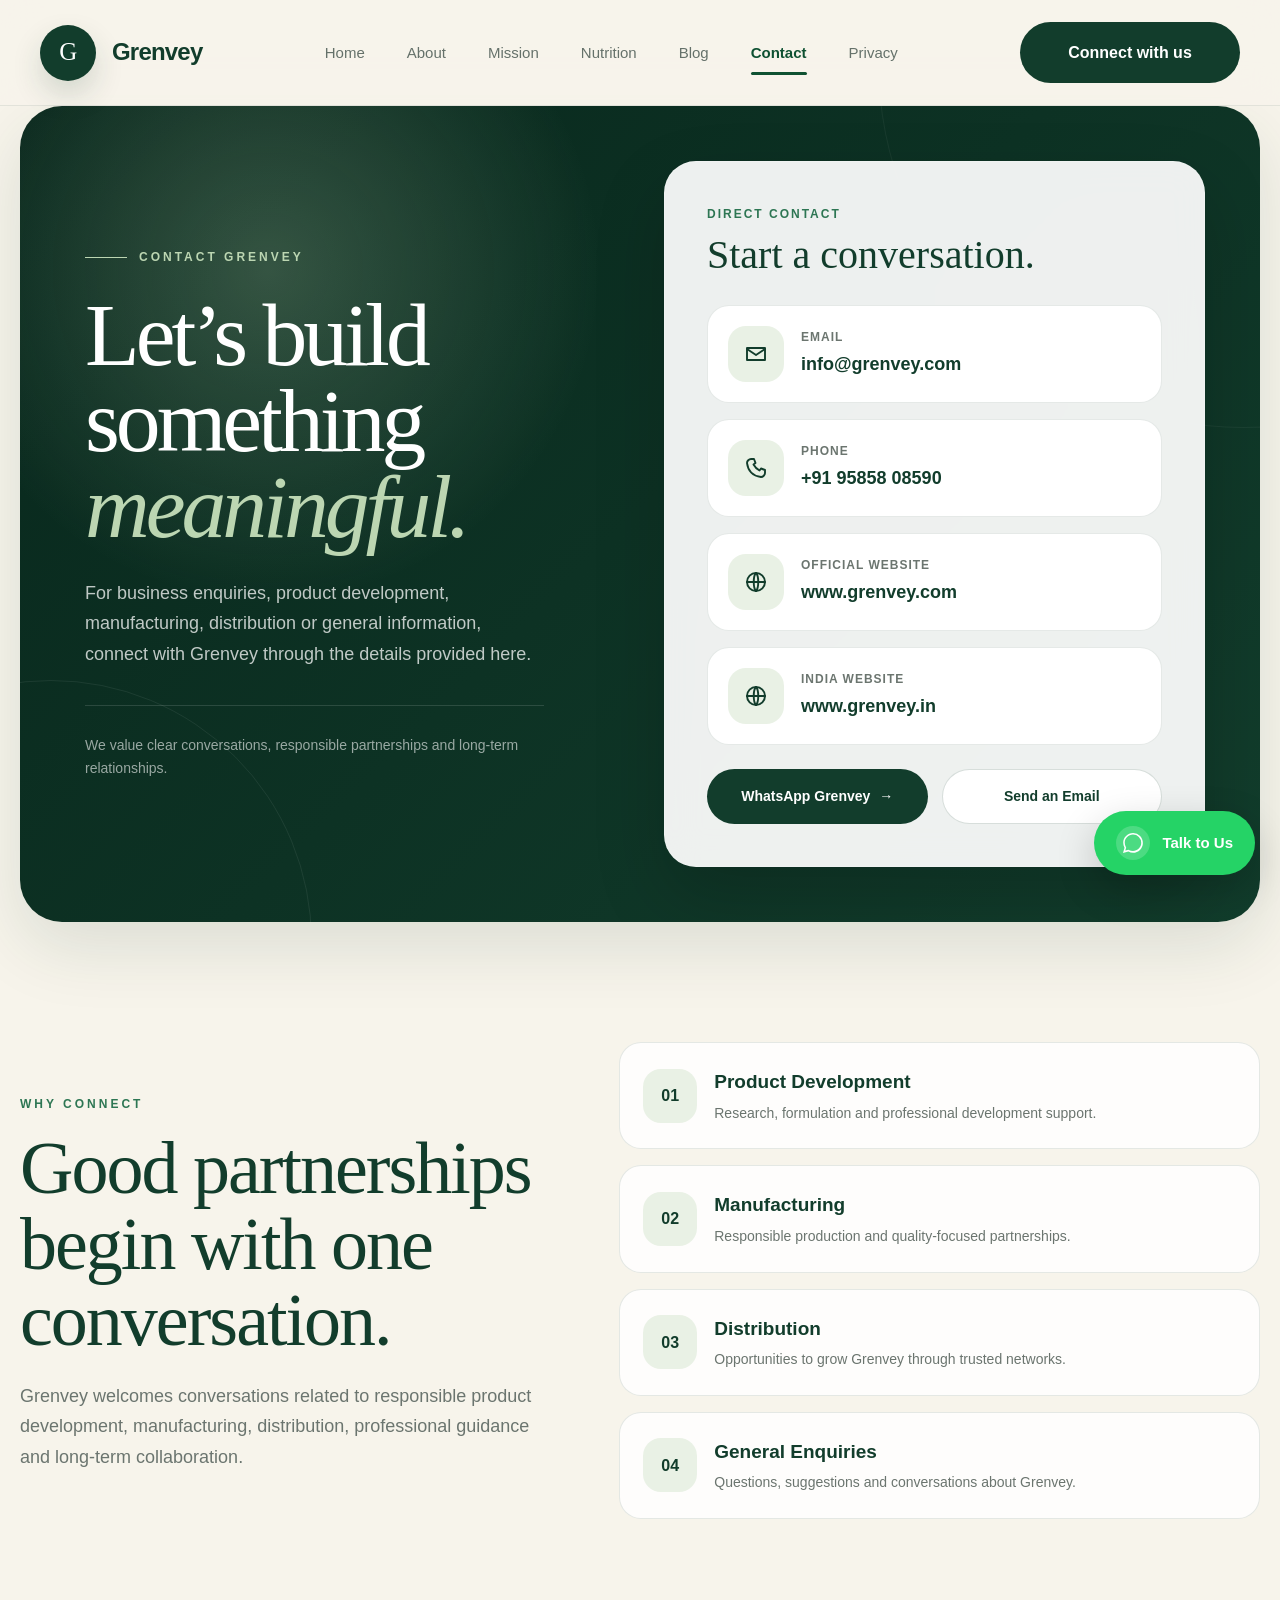
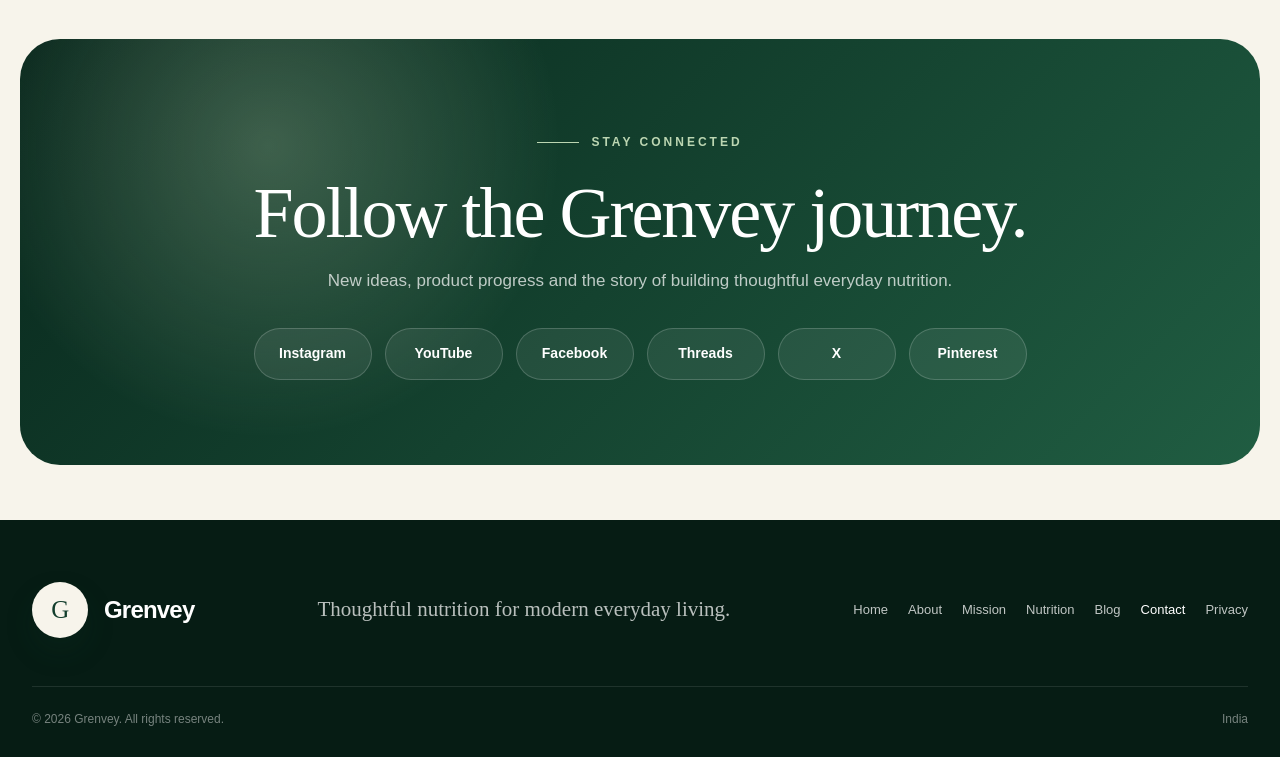
<file: contact.html>
<!DOCTYPE html>
<html lang="en">

<head>
  <meta charset="UTF-8">

  <meta
    name="viewport"
    content="width=device-width, initial-scale=1.0"
  >

  <meta
    name="description"
    content="Contact Grenvey for business, product development, manufacturing, distribution and general enquiries."
  >

  <title>Contact | Grenvey</title>

  <style>
    :root {
      --deep: #08271c;
      --forest: #123d2c;
      --green: #2d7653;
      --leaf: #bcd6b2;
      --cream: #f7f4eb;
      --white: #ffffff;
      --text: #203229;
      --muted: #6b756f;
      --border: rgba(18, 61, 44, 0.11);
      --shadow: 0 24px 70px rgba(18, 61, 44, 0.12);
    }

    * {
      margin: 0;
      padding: 0;
      box-sizing: border-box;
    }

    html {
      scroll-behavior: smooth;
    }

    body {
      font-family: Arial, Helvetica, sans-serif;
      background: var(--cream);
      color: var(--text);
      line-height: 1.7;
      overflow-x: hidden;
    }

    a {
      color: inherit;
    }

    .page-shell {
      width: min(1240px, calc(100% - 40px));
      margin: 0 auto;
    }

    /* HEADER */

    .topbar {
      padding: 22px 0;
    }

    .topbar-inner {
      display: flex;
      align-items: center;
      justify-content: space-between;
      gap: 20px;
    }

    .brand {
      color: var(--forest);
      font-size: 25px;
      font-weight: 800;
      letter-spacing: -0.8px;
      text-decoration: none;
    }

    .back-home {
      display: inline-flex;
      align-items: center;
      gap: 9px;
      padding: 11px 18px;
      border: 1px solid rgba(18, 61, 44, 0.18);
      border-radius: 999px;
      color: var(--forest);
      font-size: 14px;
      font-weight: 700;
      text-decoration: none;
      transition: 0.3s ease;
    }

    .back-home:hover {
      background: var(--forest);
      color: var(--white);
      transform: translateY(-2px);
    }

    /* HERO */

    .contact-hero {
      position: relative;
      min-height: 700px;
      overflow: hidden;
      display: grid;
      grid-template-columns: 0.95fr 1.05fr;
      border-radius: 42px;
      background:
        radial-gradient(
          circle at 20% 20%,
          rgba(188, 214, 178, 0.24),
          transparent 28%
        ),
        linear-gradient(135deg, var(--deep), var(--forest));
      box-shadow: var(--shadow);
    }

    .contact-hero::before {
      content: "";
      position: absolute;
      width: 520px;
      height: 520px;
      left: -230px;
      bottom: -280px;
      border: 1px solid rgba(255, 255, 255, 0.07);
      border-radius: 50%;
    }

    .contact-hero::after {
      content: "";
      position: absolute;
      width: 730px;
      height: 730px;
      right: -350px;
      top: -410px;
      border: 1px solid rgba(255, 255, 255, 0.05);
      border-radius: 50%;
    }

    .hero-copy {
      position: relative;
      z-index: 2;
      padding: 90px 65px;
      display: flex;
      flex-direction: column;
      justify-content: center;
      color: var(--white);
    }

    .hero-label {
      display: inline-flex;
      align-items: center;
      gap: 12px;
      width: fit-content;
      margin-bottom: 24px;
      color: var(--leaf);
      font-size: 12px;
      font-weight: 800;
      letter-spacing: 3px;
      text-transform: uppercase;
    }

    .hero-label::before {
      content: "";
      width: 42px;
      height: 1px;
      background: var(--leaf);
    }

    .hero-copy h1 {
      max-width: 650px;
      margin-bottom: 28px;
      font-family: Georgia, "Times New Roman", serif;
      font-size: clamp(58px, 7vw, 98px);
      font-weight: 500;
      line-height: 0.96;
      letter-spacing: -4px;
    }

    .hero-copy h1 span {
      color: var(--leaf);
      font-style: italic;
    }

    .hero-copy p {
      max-width: 560px;
      color: rgba(255, 255, 255, 0.74);
      font-size: 18px;
    }

    .hero-note {
      margin-top: 35px;
      padding-top: 28px;
      border-top: 1px solid rgba(255, 255, 255, 0.13);
      color: rgba(255, 255, 255, 0.58);
      font-size: 14px;
    }

    /* CONTACT PANEL */

    .contact-panel-wrap {
      position: relative;
      z-index: 3;
      padding: 55px;
      display: flex;
      align-items: center;
    }

    .contact-panel {
      width: 100%;
      padding: 42px;
      border: 1px solid rgba(255, 255, 255, 0.18);
      border-radius: 32px;
      background: rgba(255, 255, 255, 0.93);
      backdrop-filter: blur(18px);
      box-shadow: 0 30px 70px rgba(0, 0, 0, 0.18);
    }

    .panel-title {
      margin-bottom: 28px;
    }

    .panel-title span {
      display: block;
      margin-bottom: 8px;
      color: var(--green);
      font-size: 12px;
      font-weight: 800;
      letter-spacing: 2px;
      text-transform: uppercase;
    }

    .panel-title h2 {
      color: var(--forest);
      font-family: Georgia, "Times New Roman", serif;
      font-size: 40px;
      font-weight: 500;
      line-height: 1.1;
    }

    .contact-list {
      display: grid;
      gap: 16px;
    }

    .contact-card {
      display: grid;
      grid-template-columns: 56px 1fr;
      gap: 17px;
      align-items: center;
      padding: 20px;
      border: 1px solid var(--border);
      border-radius: 22px;
      background: var(--white);
      text-decoration: none;
      transition: 0.3s ease;
    }

    .contact-card:hover {
      transform: translateY(-5px);
      border-color: rgba(45, 118, 83, 0.28);
      box-shadow: 0 16px 34px rgba(18, 61, 44, 0.1);
    }

    .contact-icon {
      width: 56px;
      height: 56px;
      display: grid;
      place-items: center;
      border-radius: 18px;
      background: #e9f1e5;
      color: var(--forest);
    }

    .contact-icon svg {
      width: 24px;
      height: 24px;
      fill: none;
      stroke: currentColor;
      stroke-width: 1.9;
      stroke-linecap: round;
      stroke-linejoin: round;
    }

    .contact-info small {
      display: block;
      margin-bottom: 2px;
      color: var(--muted);
      font-size: 12px;
      font-weight: 700;
      letter-spacing: 1px;
      text-transform: uppercase;
    }

    .contact-info strong {
      color: var(--forest);
      font-size: 18px;
      word-break: break-word;
    }

    .quick-actions {
      display: grid;
      grid-template-columns: 1fr 1fr;
      gap: 14px;
      margin-top: 24px;
    }

    .action-button {
      display: inline-flex;
      align-items: center;
      justify-content: center;
      gap: 9px;
      padding: 15px 18px;
      border-radius: 999px;
      text-decoration: none;
      font-size: 14px;
      font-weight: 800;
      transition: 0.3s ease;
    }

    .action-primary {
      background: var(--forest);
      color: var(--white);
    }

    .action-secondary {
      border: 1px solid rgba(18, 61, 44, 0.17);
      color: var(--forest);
      background: var(--white);
    }

    .action-button:hover {
      transform: translateY(-3px);
      box-shadow: 0 12px 28px rgba(18, 61, 44, 0.14);
    }

    /* PURPOSE SECTION */

    .purpose-section {
      padding: 120px 0;
    }

    .purpose-grid {
      display: grid;
      grid-template-columns: 0.9fr 1.1fr;
      gap: 75px;
      align-items: center;
    }

    .purpose-copy span {
      display: inline-block;
      margin-bottom: 16px;
      color: var(--green);
      font-size: 12px;
      font-weight: 800;
      letter-spacing: 3px;
      text-transform: uppercase;
    }

    .purpose-copy h2 {
      margin-bottom: 22px;
      color: var(--forest);
      font-family: Georgia, "Times New Roman", serif;
      font-size: clamp(46px, 6vw, 74px);
      font-weight: 500;
      line-height: 1.03;
      letter-spacing: -2px;
    }

    .purpose-copy p {
      max-width: 560px;
      color: var(--muted);
      font-size: 18px;
    }

    .purpose-list {
      display: grid;
      gap: 16px;
    }

    .purpose-item {
      display: grid;
      grid-template-columns: 54px 1fr;
      gap: 17px;
      align-items: center;
      padding: 23px;
      border: 1px solid var(--border);
      border-radius: 22px;
      background: rgba(255, 255, 255, 0.82);
      transition: 0.3s ease;
    }

    .purpose-item:hover {
      transform: translateX(8px);
      box-shadow: 0 16px 35px rgba(18, 61, 44, 0.08);
    }

    .purpose-number {
      width: 54px;
      height: 54px;
      display: grid;
      place-items: center;
      border-radius: 18px;
      color: var(--forest);
      background: #e9f1e5;
      font-weight: 800;
    }

    .purpose-item h3 {
      margin-bottom: 3px;
      color: var(--forest);
      font-size: 19px;
    }

    .purpose-item p {
      color: var(--muted);
      font-size: 14px;
    }

    /* SOCIAL SECTION */

    .social-section {
      position: relative;
      overflow: hidden;
      margin-bottom: 55px;
      padding: 85px 45px;
      border-radius: 40px;
      text-align: center;
      color: var(--white);
      background:
        radial-gradient(
          circle at 20% 25%,
          rgba(188, 214, 178, 0.28),
          transparent 28%
        ),
        linear-gradient(135deg, var(--deep), #205d42);
    }

    .social-section h2 {
      margin-bottom: 16px;
      font-family: Georgia, "Times New Roman", serif;
      font-size: clamp(44px, 6vw, 72px);
      font-weight: 500;
      line-height: 1.04;
      letter-spacing: -2px;
    }

    .social-section p {
      max-width: 680px;
      margin: 0 auto;
      color: rgba(255, 255, 255, 0.72);
      font-size: 17px;
    }

    .social-links {
      margin-top: 32px;
      display: flex;
      flex-wrap: wrap;
      justify-content: center;
      gap: 13px;
    }

    .social-link {
      min-width: 118px;
      padding: 13px 18px;
      border: 1px solid rgba(255, 255, 255, 0.18);
      border-radius: 999px;
      color: var(--white);
      background: rgba(255, 255, 255, 0.07);
      text-decoration: none;
      font-size: 14px;
      font-weight: 700;
      transition: 0.3s ease;
    }

    .social-link:hover {
      background: var(--white);
      color: var(--forest);
      transform: translateY(-3px);
    }

    footer {
      padding: 0 20px 45px;
      color: var(--muted);
      font-size: 14px;
      text-align: center;
    }

    /* RESPONSIVE */

    @media (max-width: 980px) {
      .contact-hero {
        grid-template-columns: 1fr;
      }

      .hero-copy {
        padding: 80px 48px 35px;
      }

      .contact-panel-wrap {
        padding: 20px 48px 65px;
      }

      .purpose-grid {
        grid-template-columns: 1fr;
        gap: 50px;
      }
    }

    @media (max-width: 700px) {
      .page-shell {
        width: min(100% - 24px, 1240px);
      }

      .topbar {
        padding: 16px 0;
      }

      .contact-hero,
      .social-section {
        border-radius: 28px;
      }

      .hero-copy {
        padding: 65px 26px 25px;
      }

      .hero-copy h1 {
        font-size: 56px;
        letter-spacing: -2px;
      }

      .hero-copy p {
        font-size: 17px;
      }

      .contact-panel-wrap {
        padding: 10px 18px 35px;
      }

      .contact-panel {
        padding: 27px 20px;
        border-radius: 25px;
      }

      .panel-title h2 {
        font-size: 34px;
      }

      .contact-card {
        grid-template-columns: 50px 1fr;
        padding: 17px;
      }

      .contact-icon {
        width: 50px;
        height: 50px;
        border-radius: 16px;
      }

      .contact-info strong {
        font-size: 16px;
      }

      .quick-actions {
        grid-template-columns: 1fr;
      }

      .purpose-section {
        padding: 85px 0;
      }

      .purpose-copy h2 {
        font-size: 45px;
      }

      .purpose-item {
        grid-template-columns: 48px 1fr;
        padding: 19px;
      }

      .purpose-number {
        width: 48px;
        height: 48px;
        border-radius: 15px;
      }

      .social-section {
        padding: 70px 24px;
      }
    }

    @media (max-width: 430px) {
      .brand {
        font-size: 21px;
      }

      .back-home {
        padding: 9px 13px;
        font-size: 12px;
      }

      .hero-copy h1 {
        font-size: 48px;
      }

      .social-link {
        min-width: 105px;
      }
    }
    .site-header {
  width: 100%;
  padding: 22px 0;
  background: rgba(247, 244, 235, 0.92);
  border-bottom: 1px solid rgba(18, 61, 44, 0.09);
  backdrop-filter: blur(18px);
  position: sticky;
  top: 0;
  z-index: 1000;
}

.header-inner {
  width: min(1440px, calc(100% - 80px));
  margin: 0 auto;
  display: flex;
  align-items: center;
  justify-content: space-between;
  gap: 30px;
}

.site-brand {
  display: inline-flex;
  align-items: center;
  gap: 16px;
  color: #123d2c;
  text-decoration: none;
  font-size: 24px;
  font-weight: 800;
  letter-spacing: -0.8px;
  white-space: nowrap;
}

.brand-circle {
  width: 56px;
  height: 56px;
  display: grid;
  place-items: center;
  border-radius: 50%;
  color: white;
  background: #123d2c;
  font-family: Georgia, "Times New Roman", serif;
  font-size: 25px;
  font-weight: 500;
  box-shadow: 0 14px 30px rgba(18, 61, 44, 0.16);
}

.desktop-nav {
  display: flex;
  align-items: center;
  justify-content: center;
  gap: 42px;
  flex: 1;
}

.desktop-nav a {
  position: relative;
  color: #65716a;
  text-decoration: none;
  font-size: 15px;
  font-weight: 500;
  transition: 0.3s ease;
}

.desktop-nav a::after {
  content: "";
  position: absolute;
  left: 0;
  bottom: -8px;
  width: 0;
  height: 2px;
  border-radius: 999px;
  background: #123d2c;
  transition: width 0.3s ease;
}

.desktop-nav a:hover {
  color: #123d2c;
}

.desktop-nav a:hover::after {
  width: 100%;
}

.connect-button {
  display: inline-flex;
  align-items: center;
  justify-content: center;
  min-width: 220px;
  padding: 17px 26px;
  border-radius: 999px;
  color: white;
  background: #123d2c;
  text-decoration: none;
  font-size: 16px;
  font-weight: 800;
  transition: 0.3s ease;
  white-space: nowrap;
}

.connect-button:hover {
  transform: translateY(-3px);
  box-shadow: 0 16px 32px rgba(18, 61, 44, 0.2);
}

.menu-button {
  width: 48px;
  height: 48px;
  display: none;
  align-items: center;
  justify-content: center;
  flex-direction: column;
  gap: 5px;
  border: 1px solid rgba(18, 61, 44, 0.14);
  border-radius: 15px;
  background: white;
  cursor: pointer;
}

.menu-button span {
  width: 21px;
  height: 2px;
  border-radius: 999px;
  background: #123d2c;
  transition: 0.3s ease;
}

.mobile-nav {
  display: none;
  width: min(100% - 24px, 700px);
  margin: 14px auto 0;
  padding: 18px;
  border: 1px solid rgba(18, 61, 44, 0.1);
  border-radius: 22px;
  background: white;
  box-shadow: 0 18px 45px rgba(18, 61, 44, 0.12);
}

.mobile-nav.open {
  display: grid;
}

.mobile-nav a {
  padding: 13px 14px;
  border-radius: 12px;
  color: #123d2c;
  text-decoration: none;
  font-size: 15px;
  font-weight: 700;
}

.mobile-nav a:hover {
  background: #eaf2e6;
}

@media (max-width: 1000px) {
  .header-inner {
    width: min(100% - 32px, 1440px);
  }

  .desktop-nav,
  .connect-button {
    display: none;
  }

  .menu-button {
    display: flex;
  }
}

@media (max-width: 520px) {
  .site-header {
    padding: 14px 0;
  }

  .header-inner {
    width: min(100% - 24px, 1440px);
  }

  .site-brand {
    gap: 11px;
    font-size: 22px;
  }

  .brand-circle {
    width: 48px;
    height: 48px;
    font-size: 20px;
  }
}
.desktop-nav a.active{
    color:#0f5132;
    font-weight:700;
    position:relative;
}

.desktop-nav a.active::after{
    content:"";
    position:absolute;
    left:0;
    bottom:-10px;
    width:100%;
    height:3px;
    background:#0f5132;
    border-radius:999px;
}
.site-footer {
  padding: 62px 0 28px;
  color: rgba(255,255,255,.72);
  background: #061c14;
}

.footer-main,
.footer-bottom {
  width: min(1440px, calc(100% - 64px));
  margin: auto;
}

.footer-main {
  display: grid;
  grid-template-columns: auto 1fr auto;
  align-items: center;
  gap: 45px;
  padding-bottom: 48px;
}

.footer-brand {
  color: #fff;
}

.footer-brand .brand-circle {
  color: #123d2c;
  background: #f7f4eb;
}

.footer-message {
  max-width: 420px;
  margin: auto;
  font-family: Georgia, "Times New Roman", serif;
  font-size: 21px;
  line-height: 1.3;
  text-align: center;
}

.footer-links{
    display:flex;
    flex-wrap:wrap;
    justify-content:flex-end;
    gap:20px;
    font-size:13px;
}

.footer-links a,
.footer-links a:visited{
    text-decoration:none;
    color:rgba(255,255,255,.75);
    transition:.3s;
}

.footer-links a:hover,
.footer-links a.active{
    color:#fff;
}

.footer-bottom {
  padding-top: 22px;
  display: flex;
  justify-content: space-between;
  gap: 20px;
  border-top: 1px solid rgba(255,255,255,.1);
}

.footer-bottom p {
  color: rgba(255,255,255,.45);
  font-size: 12px;
}

@media (max-width: 700px) {
  .footer-main,
  .footer-bottom {
    width: min(100% - 32px, 1440px);
  }

  .footer-main {
    grid-template-columns: 1fr;
    justify-items: start;
    gap: 30px;
  }

  .footer-message {
    margin: 0;
    text-align: left;
  }

  .footer-links {
    width: 100%;
    display: grid;
    grid-template-columns: repeat(2, 1fr);
    justify-content: start;
  }

  .footer-bottom {
    flex-direction: column;
    gap: 6px;
  }
}
   /* WhatsApp Floating Button */

.whatsapp-float{

position:fixed;

right:25px;

bottom:25px;

display:flex;

align-items:center;

gap:12px;

padding:15px 22px;

background:#25D366;

color:#fff;

text-decoration:none;

border-radius:999px;

font-size:15px;

font-weight:700;

box-shadow:0 14px 40px rgba(0,0,0,.20);

transition:.3s;

z-index:9999;

animation:whatsappPulse 2s infinite;

}

.whatsapp-float:hover{

background:#20bf5a;

transform:translateY(-4px);

color:#fff;

}

.whatsapp-float:visited{

color:#fff;

text-decoration:none;

}

.whatsapp-icon{

display:flex;

align-items:center;

justify-content:center;

width:34px;

height:34px;

border-radius:50%;

background:rgba(255,255,255,.18);

}

.whatsapp-icon svg{

width:20px;

height:20px;

fill:#fff;

}

@keyframes whatsappPulse{

0%{

box-shadow:0 0 0 0 rgba(37,211,102,.45);

}

70%{

box-shadow:0 0 0 18px rgba(37,211,102,0);

}

100%{

box-shadow:0 0 0 0 rgba(37,211,102,0);

}

}

@media(max-width:768px){

.whatsapp-float{

right:18px;

bottom:18px;

padding:14px 18px;

font-size:14px;

}

}
@media (max-width:768px){

.whatsapp-float span:last-child{
    display:none;
}

.whatsapp-float{
    width:60px;
    height:60px;
    padding:0;
    border-radius:50%;
    justify-content:center;
}

.whatsapp-icon{
    margin:0;
}

}
  </style>
</head>

<body>

  <header class="site-header">
  <div class="header-inner">

    <a href="index.html" class="site-brand">
      <span class="brand-circle">G</span>
      <span>Grenvey</span>
    </a>

    <nav class="desktop-nav" aria-label="Main navigation">
      <a href="index.html">Home</a>  
      <a href="about.html">About</a>
        <a href="mission.html">Mission</a>
        <a href="nutrition.html">Nutrition</a>
        <a href="blog.html">Blog</a>
        <a href="contact.html" class="active">Contact</a>
        <a href="privacy.html">Privacy</a>
  
    </nav>

    <a href="index.html#contact" class="connect-button">
      Connect with us
    </a>

    <button
      class="menu-button"
      type="button"
      aria-label="Open navigation menu"
      aria-expanded="false"
    >
      <span></span>
      <span></span>
      <span></span>
    </button>

  </div>

  <nav class="mobile-nav" aria-label="Mobile navigation">
  <a href="index.html">Home</a>  
      <a href="about.html">About</a>
        <a href="mission.html">Mission</a>
        <a href="nutrition.html">Nutrition</a>
        <a href="blog.html">Blog</a>
        <a href="contact.html" class="active">Contact</a>
        <a href="privacy.html">Privacy</a>
    <a href="index.html#contact">Connect with us</a>
  </nav>
</header>

  <main>

    <div class="page-shell">

      <section class="contact-hero">

        <div class="hero-copy">

          <div class="hero-label">
            Contact Grenvey
          </div>

          <h1>
            Let’s build
            something
            <span>meaningful.</span>
          </h1>

          <p>
            For business enquiries, product development,
            manufacturing, distribution or general information,
            connect with Grenvey through the details provided here.
          </p>

          <div class="hero-note">
            We value clear conversations, responsible partnerships
            and long-term relationships.
          </div>

        </div>

        <div class="contact-panel-wrap">

          <div class="contact-panel">

            <div class="panel-title">

              <span>
                Direct Contact
              </span>

              <h2>
                Start a conversation.
              </h2>

            </div>

            <div class="contact-list">

              <a
                href="mailto:info@grenvey.com"
                class="contact-card"
              >

                <div class="contact-icon">

                  <svg viewBox="0 0 24 24">
                    <path d="M3 6h18v12H3z"></path>
                    <path d="m3 7 9 6 9-6"></path>
                  </svg>

                </div>

                <div class="contact-info">

                  <small>
                    Email
                  </small>

                  <strong>
                    info@grenvey.com
                  </strong>

                </div>

              </a>

              <a
                href="tel:+919585808590"
                class="contact-card"
              >

                <div class="contact-icon">

                  <svg viewBox="0 0 24 24">
                    <path
                      d="M7 3h3l1.5 4-2 1.5a15 15 0 0 0 6 6l1.5-2L21 14v3c0 2-2 4-4 4C9 20 4 15 3 7c0-2 2-4 4-4z"
                    ></path>
                  </svg>

                </div>

                <div class="contact-info">

                  <small>
                    Phone
                  </small>

                  <strong>
                    +91 95858 08590
                  </strong>

                </div>

              </a>

              <a
                href="https://grenvey.com"
                class="contact-card"
              >

                <div class="contact-icon">

                  <svg viewBox="0 0 24 24">
                    <circle cx="12" cy="12" r="9"></circle>
                    <path d="M3 12h18"></path>
                    <path d="M12 3c3 3 3 15 0 18"></path>
                    <path d="M12 3c-3 3-3 15 0 18"></path>
                  </svg>

                </div>

                <div class="contact-info">

                  <small>
                    Official Website
                  </small>

                  <strong>
                    www.grenvey.com
                  </strong>

                </div>

              </a>

              <a
                href="https://grenvey.in"
                class="contact-card"
              >

                <div class="contact-icon">

                  <svg viewBox="0 0 24 24">
                    <circle cx="12" cy="12" r="9"></circle>
                    <path d="M3 12h18"></path>
                    <path d="M12 3c3 3 3 15 0 18"></path>
                    <path d="M12 3c-3 3-3 15 0 18"></path>
                  </svg>

                </div>

                <div class="contact-info">

                  <small>
                    India Website
                  </small>

                  <strong>
                    www.grenvey.in
                  </strong>

                </div>

              </a>

            </div>

            <div class="quick-actions">

              <a
                href="https://wa.me/919585808590"
                class="action-button action-primary"
              >
                WhatsApp Grenvey
                <span>→</span>
              </a>

              <a
                href="mailto:info@grenvey.com"
                class="action-button action-secondary"
              >
                Send an Email
              </a>

            </div>

          </div>

        </div>

      </section>

      <section class="purpose-section">

        <div class="purpose-grid">

          <div class="purpose-copy">

            <span>
              Why Connect
            </span>

            <h2>
              Good partnerships begin with one conversation.
            </h2>

            <p>
              Grenvey welcomes conversations related to responsible
              product development, manufacturing, distribution,
              professional guidance and long-term collaboration.
            </p>

          </div>

          <div class="purpose-list">

            <div class="purpose-item">

              <div class="purpose-number">
                01
              </div>

              <div>

                <h3>
                  Product Development
                </h3>

                <p>
                  Research, formulation and professional development support.
                </p>

              </div>

            </div>

            <div class="purpose-item">

              <div class="purpose-number">
                02
              </div>

              <div>

                <h3>
                  Manufacturing
                </h3>

                <p>
                  Responsible production and quality-focused partnerships.
                </p>

              </div>

            </div>

            <div class="purpose-item">

              <div class="purpose-number">
                03
              </div>

              <div>

                <h3>
                  Distribution
                </h3>

                <p>
                  Opportunities to grow Grenvey through trusted networks.
                </p>

              </div>

            </div>

            <div class="purpose-item">

              <div class="purpose-number">
                04
              </div>

              <div>

                <h3>
                  General Enquiries
                </h3>

                <p>
                  Questions, suggestions and conversations about Grenvey.
                </p>

              </div>

            </div>

          </div>

        </div>

      </section>

      <section class="social-section">

        <div class="hero-label" style="margin-inline:auto;">
          Stay Connected
        </div>

        <h2>
          Follow the Grenvey journey.
        </h2>

        <p>
          New ideas, product progress and the story of building
          thoughtful everyday nutrition.
        </p>

        <div class="social-links">

          <a href="https://www.instagram.com/grenveyofficial?igsh=cmE5ejNubDlrM3Zl" class="social-link">
            Instagram
          </a>

          <a href="https://youtube.com/@grenveyofficial?si=nQH-K_ywVvAAA-hg" class="social-link">
            YouTube
          </a>

          <a href="https://www.facebook.com/grenveyofficial" class="social-link">
            Facebook
          </a>

          <a href="https://www.threads.net/@grenveyofficial" class="social-link">
            Threads
          </a>

          <a href="https://x.com/grenveyofficial" class="social-link">
            X
          </a>

          <a href="https://www.pinterest.com/grenveyofficial" class="social-link">
            Pinterest
          </a>

        </div>

      </section>

    </div>

  </main>

<footer class="site-footer">

  <div class="footer-main">

    <a href="index.html" class="site-brand footer-brand">
      <span class="brand-circle">G</span>
      <span>Grenvey</span>
    </a>

    <p class="footer-message">
      Thoughtful nutrition for modern everyday living.
    </p>

    <nav class="footer-links" aria-label="Footer navigation">
      <a href="index.html">Home</a>
      <a href="about.html">About</a>
      <a href="mission.html">Mission</a>
      <a href="nutrition.html">Nutrition</a>
      <a href="blog.html">Blog</a>
      <a href="contact.html" class="active">Contact</a>
      <a href="privacy.html">Privacy</a>
      
    </nav>

  </div>

  <div class="footer-bottom">
    <p>© 2026 Grenvey. All rights reserved.</p>
    <p>India</p>
  </div>

</footer>
<script>
  document.addEventListener("DOMContentLoaded", function () {
    const menuButton = document.querySelector(".menu-button");
    const mobileNav = document.querySelector(".mobile-nav");

    if (!menuButton || !mobileNav) return;

    menuButton.addEventListener("click", function () {
      const isOpen = mobileNav.classList.toggle("open");

      menuButton.setAttribute(
        "aria-expanded",
        isOpen ? "true" : "false"
      );
    });

    mobileNav.querySelectorAll("a").forEach(function (link) {
      link.addEventListener("click", function () {
        mobileNav.classList.remove("open");
        menuButton.setAttribute("aria-expanded", "false");
      });
    });
  });
</script>
<!-- WhatsApp Floating Button -->
<a
    href="https://wa.me/919585808590?text=Hi%20Grenvey,%20I%20would%20like%20to%20know%20more%20about%20your%20products."
    class="whatsapp-float"
    target="_blank"
    rel="noopener noreferrer"
    aria-label="Chat on WhatsApp"
>

    <span class="whatsapp-icon">
        <svg xmlns="http://www.w3.org/2000/svg"
             width="24"
             height="24"
             viewBox="0 0 24 24"
             fill="currentColor">

            <path d="M20.52 3.48A11.8 11.8 0 0012.04 0C5.53 0 .24 5.29.24 11.8c0 2.08.54 4.11 1.57 5.91L0 24l6.49-1.7a11.75 11.75 0 005.55 1.41h.01c6.51 0 11.8-5.29 11.8-11.8 0-3.15-1.23-6.11-3.33-8.43zm-8.48 18.2h-.01a9.87 9.87 0 01-5.03-1.38l-.36-.21-3.85 1.01 1.03-3.75-.24-.39a9.83 9.83 0 01-1.5-5.17c0-5.46 4.44-9.9 9.9-9.9 2.64 0 5.12 1.03 6.99 2.9a9.82 9.82 0 012.9 6.99c0 5.46-4.44 9.9-9.9 9.9z"/>
        </svg>
    </span>

    <span>Talk to Us</span>

</a>

</body>

</html>
</file>
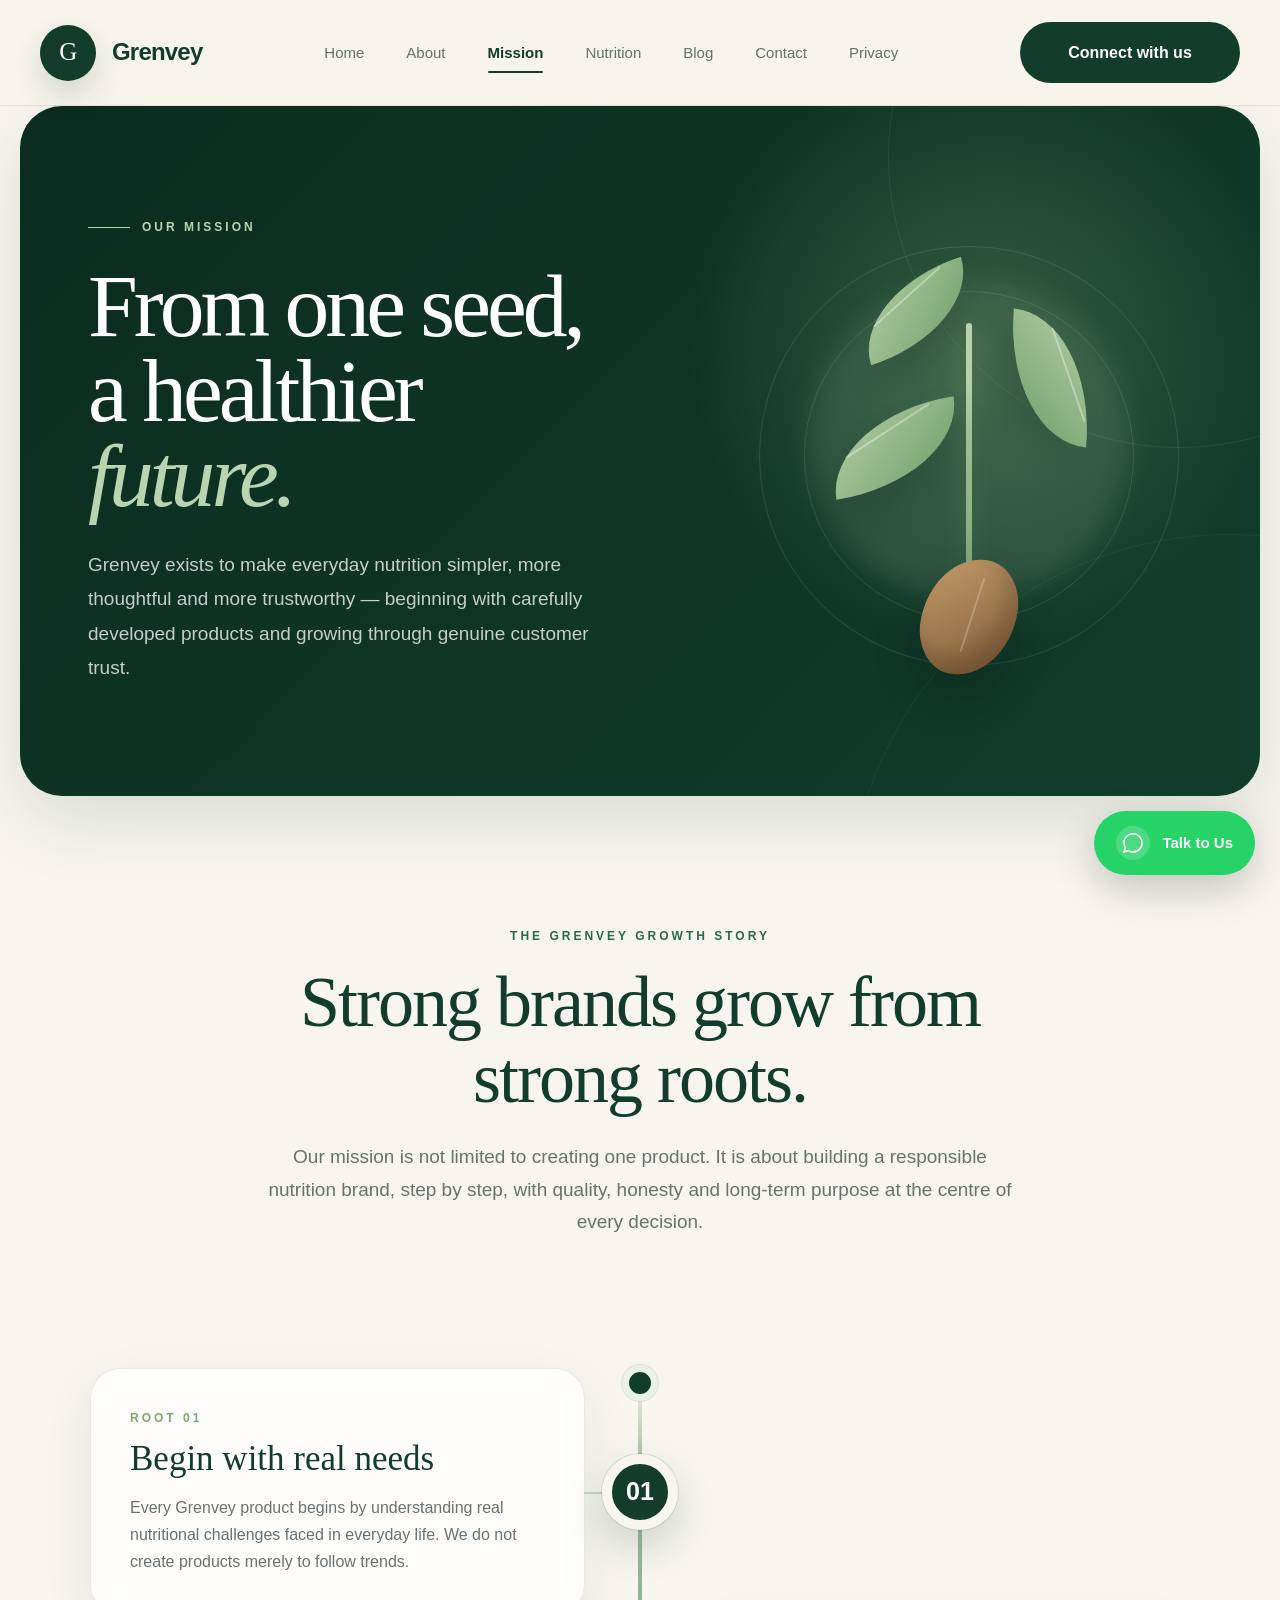
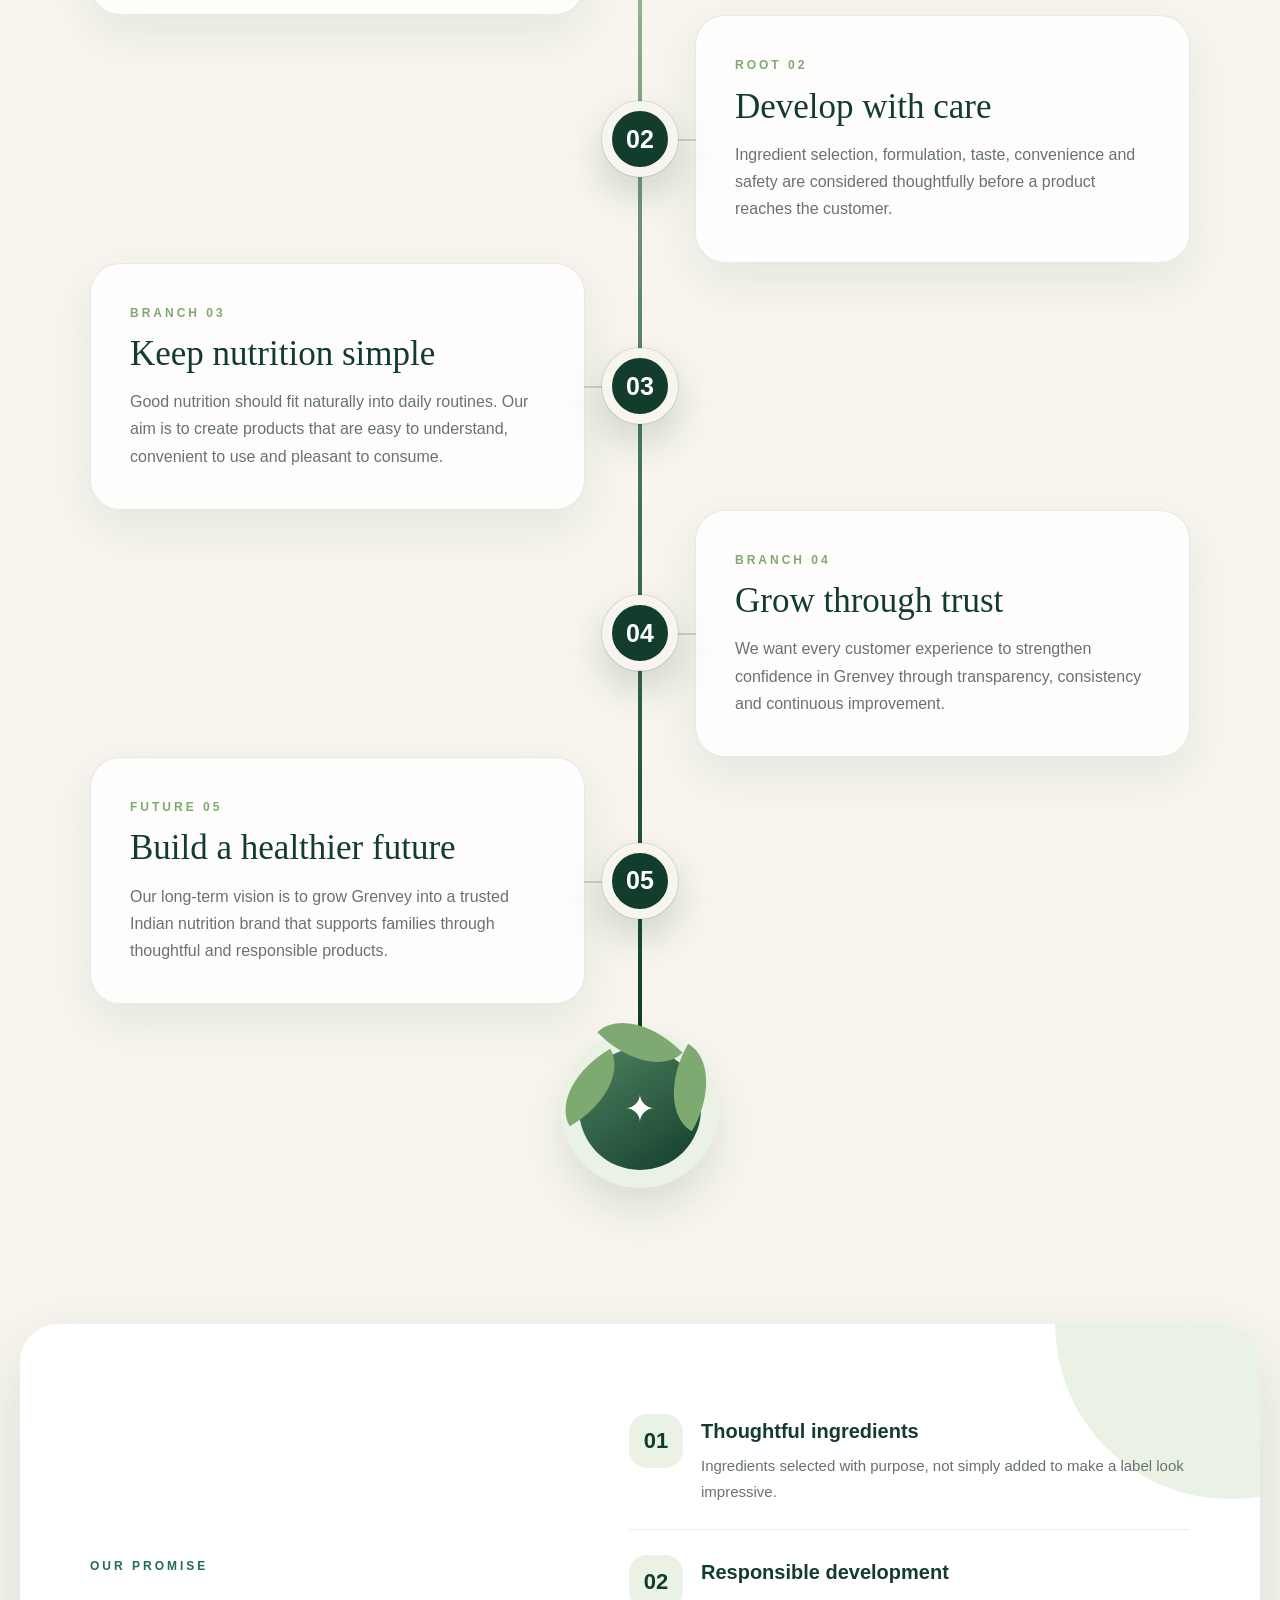
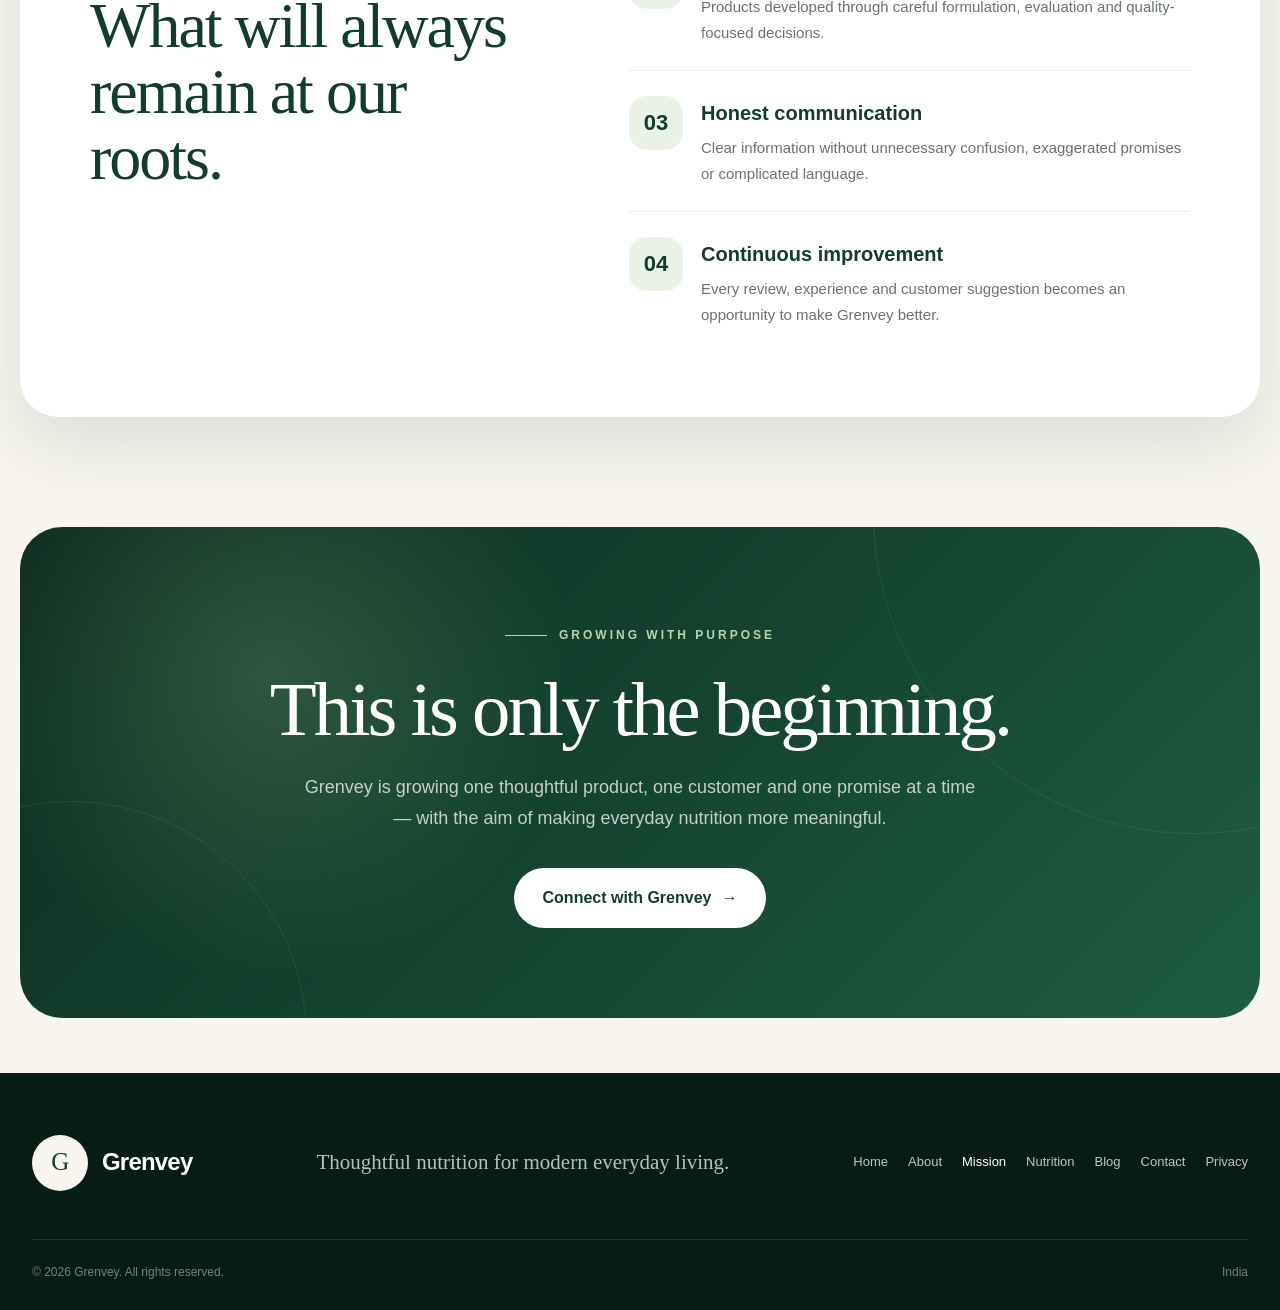
<file: mission.html>
<!DOCTYPE html>
<html lang="en">
<head>
  <meta charset="UTF-8">
  <meta name="viewport" content="width=device-width, initial-scale=1.0">

  <meta
    name="description"
    content="Discover Grenvey's mission to build simple, thoughtful and trustworthy nutrition for everyday life."
  >

  <title>Our Mission | Grenvey</title>

  <style>
    :root {
      --forest: #123d2c;
      --deep-green: #0b2c20;
      --green: #286b4c;
      --leaf: #7eaa72;
      --soft-leaf: #b9d5b0;
      --cream: #f7f5ee;
      --light-green: #eaf2e6;
      --white: #ffffff;
      --text: #203229;
      --muted: #68736d;
      --border: rgba(18, 61, 44, 0.1);
      --shadow: 0 25px 70px rgba(18, 61, 44, 0.12);
    }

    * {
      margin: 0;
      padding: 0;
      box-sizing: border-box;
    }

    html {
      scroll-behavior: smooth;
    }

    body {
      font-family: Arial, Helvetica, sans-serif;
      background: var(--cream);
      color: var(--text);
      line-height: 1.7;
      overflow-x: hidden;
    }

    a {
      color: inherit;
    }

    .page-shell {
      width: min(1240px, calc(100% - 40px));
      margin: 0 auto;
    }

    /* HEADER */
/* HERO */

    .mission-hero {
      position: relative;
      display: grid;
      grid-template-columns: 1.06fr 0.94fr;
      min-height: 690px;
      overflow: hidden;
      border-radius: 42px;
      background:
        radial-gradient(
          circle at 78% 35%,
          rgba(126, 170, 114, 0.34),
          transparent 28%
        ),
        linear-gradient(135deg, var(--deep-green), var(--forest));
      box-shadow: var(--shadow);
    }

    .mission-hero::before {
      content: "";
      position: absolute;
      width: 580px;
      height: 580px;
      right: -210px;
      top: -240px;
      border: 1px solid rgba(255, 255, 255, 0.07);
      border-radius: 50%;
    }

    .mission-hero::after {
      content: "";
      position: absolute;
      width: 760px;
      height: 760px;
      right: -350px;
      bottom: -500px;
      border: 1px solid rgba(255, 255, 255, 0.05);
      border-radius: 50%;
    }

    .hero-content {
      position: relative;
      z-index: 3;
      padding: 95px 68px;
      display: flex;
      flex-direction: column;
      justify-content: center;
      color: var(--white);
    }

    .hero-label {
      display: inline-flex;
      align-items: center;
      gap: 12px;
      width: fit-content;
      color: var(--soft-leaf);
      font-size: 12px;
      font-weight: 800;
      letter-spacing: 3px;
      text-transform: uppercase;
      margin-bottom: 25px;
    }

    .hero-label::before {
      content: "";
      width: 42px;
      height: 1px;
      background: var(--soft-leaf);
    }

    .hero-content h1 {
      max-width: 700px;
      font-family: Georgia, "Times New Roman", serif;
      font-size: clamp(62px, 7vw, 104px);
      line-height: 0.95;
      font-weight: 500;
      letter-spacing: -4px;
      margin-bottom: 30px;
    }

    .hero-content h1 span {
      color: var(--soft-leaf);
      font-style: italic;
    }

    .hero-content p {
      max-width: 620px;
      color: rgba(255, 255, 255, 0.76);
      font-size: 19px;
      line-height: 1.8;
    }

    /* PLANT VISUAL */

    .hero-visual {
      position: relative;
      z-index: 3;
      display: flex;
      align-items: center;
      justify-content: center;
      min-height: 620px;
      padding: 40px;
    }

    .plant-visual {
      position: relative;
      width: 390px;
      height: 500px;
    }

    .plant-glow {
      position: absolute;
      width: 320px;
      height: 320px;
      left: 50%;
      top: 48%;
      transform: translate(-50%, -50%);
      background: rgba(185, 213, 176, 0.12);
      border-radius: 50%;
      filter: blur(12px);
    }

    .orbit {
      position: absolute;
      border: 1px solid rgba(255, 255, 255, 0.11);
      border-radius: 50%;
    }

    .orbit-one {
      width: 330px;
      height: 330px;
      left: 30px;
      top: 90px;
    }

    .orbit-two {
      width: 420px;
      height: 420px;
      left: -15px;
      top: 45px;
    }

    .stem {
      position: absolute;
      width: 6px;
      height: 300px;
      left: 50%;
      bottom: 78px;
      transform: translateX(-50%);
      border-radius: 999px;
      background: linear-gradient(to top, #6f9767, #c5ddb9);
      box-shadow: 0 0 25px rgba(197, 221, 185, 0.2);
    }

    .leaf {
      position: absolute;
      width: 132px;
      height: 84px;
      border-radius: 100% 0 100% 0;
      background: linear-gradient(135deg, #b4d1a8, #6e9b66);
      box-shadow: 0 22px 38px rgba(0, 0, 0, 0.14);
    }

    .leaf::after {
      content: "";
      position: absolute;
      width: 75%;
      height: 2px;
      left: 12%;
      top: 51%;
      background: rgba(255, 255, 255, 0.35);
      transform: rotate(-24deg);
      transform-origin: left center;
    }

    .leaf-one {
      left: 55px;
      top: 205px;
      transform: rotate(-9deg);
    }

    .leaf-two {
      right: 48px;
      top: 135px;
      transform: rotate(95deg);
    }

    .leaf-three {
      left: 76px;
      top: 68px;
      transform: rotate(-18deg) scale(0.9);
    }

    .seed {
      position: absolute;
      width: 94px;
      height: 118px;
      left: 50%;
      bottom: 25px;
      transform: translateX(-50%) rotate(10deg);
      border-radius: 60% 40% 60% 40%;
      background: linear-gradient(145deg, #c49d6c, #7f5934);
      box-shadow:
        inset -12px -12px 22px rgba(0, 0, 0, 0.18),
        0 24px 45px rgba(0, 0, 0, 0.2);
    }

    .seed::after {
      content: "";
      position: absolute;
      width: 2px;
      height: 77px;
      top: 18px;
      left: 49px;
      background: rgba(255, 255, 255, 0.23);
      transform: rotate(8deg);
    }

    /* INTRO */

    .intro-section {
      padding: 125px 20px 75px;
      text-align: center;
    }

    .section-label {
      display: inline-block;
      color: var(--green);
      font-size: 12px;
      font-weight: 800;
      letter-spacing: 3px;
      text-transform: uppercase;
      margin-bottom: 17px;
    }

    .intro-section h2 {
      max-width: 850px;
      margin: 0 auto 25px;
      font-family: Georgia, "Times New Roman", serif;
      color: var(--forest);
      font-size: clamp(42px, 6vw, 72px);
      line-height: 1.06;
      font-weight: 500;
      letter-spacing: -2px;
    }

    .intro-section p {
      max-width: 760px;
      margin: 0 auto;
      color: var(--muted);
      font-size: 19px;
    }

    /* TREE JOURNEY */

    .tree-section {
      position: relative;
      padding: 55px 0 130px;
    }

    .tree-wrap {
      position: relative;
      max-width: 1100px;
      margin: 0 auto;
    }

    .tree-trunk {
      position: absolute;
      width: 4px;
      top: 0;
      bottom: 95px;
      left: 50%;
      transform: translateX(-50%);
      border-radius: 999px;
      background: linear-gradient(
        to bottom,
        transparent,
        #a8c49f 7%,
        #4c7a5d 48%,
        #123d2c 94%
      );
    }

    .tree-trunk::before {
      content: "";
      position: absolute;
      width: 22px;
      height: 22px;
      left: 50%;
      top: -3px;
      transform: translateX(-50%);
      background: var(--forest);
      border: 7px solid var(--light-green);
      border-radius: 50%;
      box-shadow: 0 0 0 1px rgba(18, 61, 44, 0.1);
    }

    .tree-item {
      position: relative;
      display: grid;
      grid-template-columns: 1fr 110px 1fr;
      align-items: center;
      min-height: 235px;
      opacity: 0;
      transform: translateY(38px);
      transition:
        opacity 0.8s ease,
        transform 0.8s ease;
    }

    .tree-item.visible {
      opacity: 1;
      transform: translateY(0);
    }

    .tree-item:nth-of-type(odd) .tree-card {
      grid-column: 1;
    }

    .tree-item:nth-of-type(even) .tree-card {
      grid-column: 3;
    }

    .tree-node {
      grid-column: 2;
      width: 76px;
      height: 76px;
      margin: auto;
      position: relative;
      z-index: 4;
      display: flex;
      align-items: center;
      justify-content: center;
      border-radius: 50%;
      background: var(--forest);
      border: 10px solid var(--cream);
      color: var(--white);
      font-size: 25px;
      font-weight: 800;
      box-shadow:
        0 0 0 1px rgba(18, 61, 44, 0.12),
        0 18px 38px rgba(18, 61, 44, 0.18);
    }

    .tree-card {
      position: relative;
      padding: 39px;
      border: 1px solid var(--border);
      border-radius: 30px;
      background: rgba(255, 255, 255, 0.82);
      backdrop-filter: blur(15px);
      box-shadow: 0 18px 50px rgba(18, 61, 44, 0.08);
      transition:
        transform 0.35s ease,
        box-shadow 0.35s ease;
    }

    .tree-card:hover {
      transform: translateY(-8px);
      box-shadow: 0 28px 65px rgba(18, 61, 44, 0.14);
    }

    .tree-card::after {
      content: "";
      position: absolute;
      width: 55px;
      height: 2px;
      top: 50%;
      background: rgba(40, 107, 76, 0.22);
    }

    .tree-item:nth-of-type(odd) .tree-card::after {
      right: -55px;
    }

    .tree-item:nth-of-type(even) .tree-card::after {
      left: -55px;
    }

    .tree-number {
      color: var(--leaf);
      font-size: 12px;
      font-weight: 900;
      letter-spacing: 3px;
      text-transform: uppercase;
      margin-bottom: 11px;
    }

    .tree-card h3 {
      color: var(--forest);
      font-family: Georgia, "Times New Roman", serif;
      font-size: 35px;
      line-height: 1.15;
      font-weight: 500;
      margin-bottom: 14px;
    }

    .tree-card p {
      color: var(--muted);
      font-size: 16px;
    }

    /* TREE CROWN */

    .tree-crown {
      position: relative;
      z-index: 5;
      width: 170px;
      height: 170px;
      margin: 20px auto 0;
      display: grid;
      place-items: center;
    }

    .crown-circle {
      width: 122px;
      height: 122px;
      display: grid;
      place-items: center;
      border-radius: 50%;
      background: linear-gradient(145deg, #4f8360, #123d2c);
      color: var(--white);
      font-size: 38px;
      box-shadow:
        0 0 0 18px var(--light-green),
        0 24px 60px rgba(18, 61, 44, 0.23);
    }

    .crown-leaf {
      position: absolute;
      width: 74px;
      height: 47px;
      background: var(--leaf);
      border-radius: 100% 0 100% 0;
    }

    .crown-leaf-one {
      left: -2px;
      top: 40px;
      transform: rotate(-30deg);
    }

    .crown-leaf-two {
      right: -2px;
      top: 40px;
      transform: rotate(120deg);
    }

    .crown-leaf-three {
      top: -5px;
      left: 48px;
      transform: rotate(46deg);
    }

    /* PROMISE */

    .promise-section {
      position: relative;
      overflow: hidden;
      padding: 90px 70px;
      margin-bottom: 110px;
      border-radius: 38px;
      background: var(--white);
      box-shadow: var(--shadow);
    }

    .promise-section::before {
      content: "";
      position: absolute;
      width: 350px;
      height: 350px;
      right: -145px;
      top: -175px;
      border-radius: 50%;
      background: var(--light-green);
    }

    .promise-grid {
      position: relative;
      z-index: 2;
      display: grid;
      grid-template-columns: 0.9fr 1.1fr;
      gap: 80px;
      align-items: center;
    }

    .promise-title h2 {
      color: var(--forest);
      font-family: Georgia, "Times New Roman", serif;
      font-size: clamp(44px, 5vw, 72px);
      line-height: 1.03;
      font-weight: 500;
      letter-spacing: -2px;
    }

    .promise-copy {
      display: grid;
      gap: 25px;
    }

    .promise-row {
      display: grid;
      grid-template-columns: 54px 1fr;
      gap: 18px;
      align-items: flex-start;
      padding-bottom: 25px;
      border-bottom: 1px solid rgba(18, 61, 44, 0.09);
    }

    .promise-row:last-child {
      border-bottom: 0;
      padding-bottom: 0;
    }

    .promise-icon {
      width: 54px;
      height: 54px;
      display: grid;
      place-items: center;
      border-radius: 18px;
      background: var(--light-green);
      color: var(--forest);
      font-size: 22px;
      font-weight: 800;
    }

    .promise-row h3 {
      color: var(--forest);
      font-size: 20px;
      margin-bottom: 5px;
    }

    .promise-row p {
      color: var(--muted);
      font-size: 15px;
    }

    /* FINAL CTA */

    .closing-section {
      position: relative;
      overflow: hidden;
      min-height: 480px;
      margin-bottom: 55px;
      padding: 90px 40px;
      border-radius: 42px;
      display: flex;
      align-items: center;
      justify-content: center;
      text-align: center;
      color: var(--white);
      background:
        radial-gradient(
          circle at 20% 30%,
          rgba(126, 170, 114, 0.28),
          transparent 29%
        ),
        linear-gradient(135deg, var(--deep-green), #1e5c41);
    }

    .closing-section::before,
    .closing-section::after {
      content: "";
      position: absolute;
      border: 1px solid rgba(255, 255, 255, 0.08);
      border-radius: 50%;
    }

    .closing-section::before {
      width: 470px;
      height: 470px;
      left: -185px;
      bottom: -255px;
    }

    .closing-section::after {
      width: 640px;
      height: 640px;
      right: -255px;
      top: -335px;
    }

    .closing-content {
      position: relative;
      z-index: 2;
      max-width: 820px;
    }

    .closing-content h2 {
      font-family: Georgia, "Times New Roman", serif;
      font-size: clamp(48px, 6vw, 82px);
      line-height: 1.02;
      letter-spacing: -3px;
      font-weight: 500;
      margin-bottom: 23px;
    }

    .closing-content p {
      max-width: 690px;
      margin: 0 auto;
      color: rgba(255, 255, 255, 0.75);
      font-size: 18px;
    }

    .cta-button {
      display: inline-flex;
      align-items: center;
      gap: 10px;
      margin-top: 35px;
      padding: 16px 29px;
      border-radius: 999px;
      background: var(--white);
      color: var(--forest);
      text-decoration: none;
      font-weight: 800;
      transition: 0.3s ease;
    }

    .cta-button:hover {
      transform: translateY(-4px);
      box-shadow: 0 16px 35px rgba(0, 0, 0, 0.18);
    }

    /* RESPONSIVE */

    @media (max-width: 960px) {
      .mission-hero {
        grid-template-columns: 1fr;
      }

      .hero-content {
        padding: 80px 48px 35px;
      }

      .hero-visual {
        min-height: 480px;
      }

      .promise-grid {
        grid-template-columns: 1fr;
        gap: 50px;
      }
    }

    @media (max-width: 760px) {
      .page-shell {
        width: min(100% - 24px, 1240px);
      }

      .topbar {
        padding: 16px 0;
      }

      .mission-hero {
        border-radius: 28px;
      }

      .hero-content {
        padding: 65px 26px 20px;
      }

      .hero-content h1 {
        font-size: 57px;
        letter-spacing: -2px;
      }

      .hero-content p {
        font-size: 17px;
      }

      .hero-visual {
        min-height: 390px;
        padding: 10px;
      }

      .plant-visual {
        transform: scale(0.75);
      }

      .intro-section {
        padding: 90px 10px 50px;
      }

      .tree-section {
        padding: 35px 0 95px;
      }

      .tree-trunk {
        left: 37px;
        transform: none;
      }

      .tree-item {
        grid-template-columns: 74px 1fr;
        min-height: unset;
        margin-bottom: 35px;
        align-items: start;
      }

      .tree-item:nth-of-type(odd) .tree-card,
      .tree-item:nth-of-type(even) .tree-card {
        grid-column: 2;
        grid-row: 1;
      }

      .tree-node {
        grid-column: 1;
        grid-row: 1;
        width: 58px;
        height: 58px;
        margin-top: 25px;
        border-width: 8px;
        font-size: 20px;
      }

      .tree-card {
        padding: 28px 24px;
        border-radius: 24px;
      }

      .tree-card::after {
        width: 22px;
        left: -22px !important;
        right: auto !important;
      }

      .tree-card h3 {
        font-size: 29px;
      }

      .tree-crown {
        margin-left: -48px;
      }

      .promise-section {
        padding: 65px 25px;
        margin-bottom: 80px;
        border-radius: 28px;
      }

      .promise-row {
        grid-template-columns: 48px 1fr;
        gap: 14px;
      }

      .promise-icon {
        width: 48px;
        height: 48px;
        border-radius: 15px;
      }

      .closing-section {
        min-height: 430px;
        padding: 70px 24px;
        border-radius: 28px;
      }

      .closing-content h2 {
        letter-spacing: -2px;
      }
    }
    @media (max-width: 430px) {
      .hero-content h1 {
        font-size: 48px;
      }

      .hero-visual {
        min-height: 340px;
      }

      .plant-visual {
        transform: scale(0.62);
      }

      .intro-section h2 {
        font-size: 41px;
      }

      .tree-card h3 {
        font-size: 26px;
      }

      .closing-content h2 {
        font-size: 45px;
      }
    }
    .site-header {
  width: 100%;
  padding: 22px 0;
  background: rgba(247, 244, 235, 0.92);
  border-bottom: 1px solid rgba(18, 61, 44, 0.09);
  backdrop-filter: blur(18px);
  position: sticky;
  top: 0;
  z-index: 1000;
}

.header-inner {
  width: min(1440px, calc(100% - 80px));
  margin: 0 auto;
  display: flex;
  align-items: center;
  justify-content: space-between;
  gap: 30px;
}

.site-brand {
  display: inline-flex;
  align-items: center;
  gap: 16px;
  color: #123d2c;
  text-decoration: none;
  font-size: 24px;
  font-weight: 800;
  letter-spacing: -0.8px;
  white-space: nowrap;
}

.brand-circle {
  width: 56px;
  height: 56px;
  display: grid;
  place-items: center;
  border-radius: 50%;
  color: white;
  background: #123d2c;
  font-family: Georgia, "Times New Roman", serif;
  font-size: 25px;
  font-weight: 500;
  box-shadow: 0 14px 30px rgba(18, 61, 44, 0.16);
}

.desktop-nav {
  display: flex;
  align-items: center;
  justify-content: center;
  gap: 42px;
  flex: 1;
}

.desktop-nav a {
  position: relative;
  color: #65716a;
  text-decoration: none;
  font-size: 15px;
  font-weight: 500;
  transition: 0.3s ease;
}

.desktop-nav a::after {
  content: "";
  position: absolute;
  left: 0;
  bottom: -8px;
  width: 0;
  height: 2px;
  border-radius: 999px;
  background: #123d2c;
  transition: width 0.3s ease;
}

.desktop-nav a:hover,
.desktop-nav a.active {
  color: #123d2c;
  font-weight: 700;
}

.desktop-nav a:hover::after,
.desktop-nav a.active::after {
  width: 100%;
}

.connect-button {
  display: inline-flex;
  align-items: center;
  justify-content: center;
  min-width: 220px;
  padding: 17px 26px;
  border-radius: 999px;
  color: white;
  background: #123d2c;
  text-decoration: none;
  font-size: 16px;
  font-weight: 800;
  transition: 0.3s ease;
  white-space: nowrap;
}

.connect-button:hover {
  transform: translateY(-3px);
  box-shadow: 0 16px 32px rgba(18, 61, 44, 0.2);
}

.menu-button {
  width: 48px;
  height: 48px;
  display: none;
  align-items: center;
  justify-content: center;
  flex-direction: column;
  gap: 5px;
  border: 1px solid rgba(18, 61, 44, 0.14);
  border-radius: 15px;
  background: white;
  cursor: pointer;
}

.menu-button span {
  width: 21px;
  height: 2px;
  border-radius: 999px;
  background: #123d2c;
  transition: 0.3s ease;
}

.mobile-nav {
  display: none;
  width: min(100% - 24px, 700px);
  margin: 14px auto 0;
  padding: 18px;
  border: 1px solid rgba(18, 61, 44, 0.1);
  border-radius: 22px;
  background: white;
  box-shadow: 0 18px 45px rgba(18, 61, 44, 0.12);
}

.mobile-nav.open {
  display: grid;
}

.mobile-nav a {
  padding: 13px 14px;
  border-radius: 12px;
  color: #123d2c;
  text-decoration: none;
  font-size: 15px;
  font-weight: 700;
}

.mobile-nav a:hover,
.mobile-nav a.active {
  background: #eaf2e6;
}

@media (max-width: 1000px) {
  .header-inner {
    width: min(100% - 32px, 1440px);
  }

  .desktop-nav,
  .connect-button {
    display: none;
  }

  .menu-button {
    display: flex;
  }
}

@media (max-width: 520px) {
  .site-header {
    padding: 14px 0;
  }

  .header-inner {
    width: min(100% - 24px, 1440px);
  }

  .site-brand {
    gap: 11px;
    font-size: 22px;
  }

  .brand-circle {
    width: 48px;
    height: 48px;
    font-size: 20px;
  }
}
.site-footer {
  padding: 62px 0 28px;
  color: rgba(255,255,255,.72);
  background: #061c14;
}

.footer-main,
.footer-bottom {
  width: min(1440px, calc(100% - 64px));
  margin: auto;
}

.footer-main {
  display: grid;
  grid-template-columns: auto 1fr auto;
  align-items: center;
  gap: 45px;
  padding-bottom: 48px;
}

    .footer-brand {
      display: inline-flex;
      align-items: center;
      gap: 14px;
      color: var(--white);
      font-size: 24px;
      font-weight: 800;
      letter-spacing: -0.8px;
      white-space: nowrap;
    }

    .footer-brand .brand-circle {
      color: var(--forest);
      background: var(--cream);
      box-shadow: none;
    }

.footer-message {
  max-width: 420px;
  margin: auto;
  font-family: Georgia, "Times New Roman", serif;
  font-size: 21px;
  line-height: 1.3;
  text-align: center;
}

.footer-links{
    display:flex;
    flex-wrap:wrap;
    justify-content:flex-end;
    gap:20px;
    font-size:13px;
}

.footer-links a,
.footer-links a:visited{
    text-decoration:none;
    color:rgba(255,255,255,.75);
    transition:.3s;
}

.footer-links a:hover,
.footer-links a.active{
    color:#fff;
}

.footer-bottom {
  padding-top: 22px;
  display: flex;
  justify-content: space-between;
  gap: 20px;
  border-top: 1px solid rgba(255,255,255,.1);
}

.footer-bottom p {
  color: rgba(255,255,255,.45);
  font-size: 12px;
}

@media (max-width: 700px) {
  .footer-main,
  .footer-bottom {
    width: min(100% - 32px, 1440px);
  }

  .footer-main {
    grid-template-columns: 1fr;
    justify-items: start;
    gap: 30px;
  }

  .footer-message {
    margin: 0;
    text-align: left;
  }

  .footer-links {
    width: 100%;
    display: grid;
    grid-template-columns: repeat(2, 1fr);
    justify-content: start;
  }

  .footer-bottom {
    flex-direction: column;
    gap: 6px;
  }
}
   /* WhatsApp Floating Button */

.whatsapp-float{

position:fixed;

right:25px;

bottom:25px;

display:flex;

align-items:center;

gap:12px;

padding:15px 22px;

background:#25D366;

color:#fff;

text-decoration:none;

border-radius:999px;

font-size:15px;

font-weight:700;

box-shadow:0 14px 40px rgba(0,0,0,.20);

transition:.3s;

z-index:9999;

animation:whatsappPulse 2s infinite;

}

.whatsapp-float:hover{

background:#20bf5a;

transform:translateY(-4px);

color:#fff;

}

.whatsapp-float:visited{

color:#fff;

text-decoration:none;

}

.whatsapp-icon{

display:flex;

align-items:center;

justify-content:center;

width:34px;

height:34px;

border-radius:50%;

background:rgba(255,255,255,.18);

}

.whatsapp-icon svg{

width:20px;

height:20px;

fill:#fff;

}

@keyframes whatsappPulse{

0%{

box-shadow:0 0 0 0 rgba(37,211,102,.45);

}

70%{

box-shadow:0 0 0 18px rgba(37,211,102,0);

}

100%{

box-shadow:0 0 0 0 rgba(37,211,102,0);

}

}

@media(max-width:768px){

.whatsapp-float{

right:18px;

bottom:18px;

padding:14px 18px;

font-size:14px;

}

}
@media (max-width:768px){

.whatsapp-float span:last-child{
    display:none;
}

.whatsapp-float{
    width:60px;
    height:60px;
    padding:0;
    border-radius:50%;
    justify-content:center;
}

.whatsapp-icon{
    margin:0;
}

}

  </style>
</head>

<body>

 <header class="site-header">

  <div class="header-inner">

    <a href="index.html" class="site-brand">
      <span class="brand-circle">G</span>
      <span>Grenvey</span>
    </a>

    <nav class="desktop-nav" aria-label="Main navigation">
      <a href="index.html">Home</a>
      <a href="about.html">About</a>
      <a href="mission.html" class="active">Mission</a>
      <a href="nutrition.html">Nutrition</a>
      <a href="blog.html">Blog</a>
      <a href="contact.html">Contact</a>
      <a href="privacy.html">Privacy</a>
      
    </nav>

    <a href="index.html#contact" class="connect-button">
      Connect with us
    </a>

    <button
      class="menu-button"
      type="button"
      aria-label="Open navigation menu"
      aria-expanded="false"
    >
      <span></span>
      <span></span>
      <span></span>
    </button>

  </div>

  <nav class="mobile-nav" aria-label="Mobile navigation">
    <a href="index.html">Home</a>
    <a href="about.html">About</a>
    <a href="mission.html" class="active">Mission</a>
    <a href="nutrition.html">Nutrition</a>
    <a href="blog.html">Blog</a>
    <a href="contact.html">Contact</a>
    <a href="privacy.html">Privacy</a>
    
    <a href="index.html#contact">Connect with us</a>
  </nav>

</header>

     

  <main>

    <div class="page-shell">

      <section class="mission-hero">

        <div class="hero-content">

          <div class="hero-label">
            Our Mission
          </div>

          <h1>
            From one seed,
            a healthier
            <span>future.</span>
          </h1>

          <p>
            Grenvey exists to make everyday nutrition simpler,
            more thoughtful and more trustworthy — beginning with
            carefully developed products and growing through
            genuine customer trust.
          </p>

        </div>

        <div class="hero-visual" aria-hidden="true">

          <div class="plant-visual">

            <div class="plant-glow"></div>

            <div class="orbit orbit-one"></div>
            <div class="orbit orbit-two"></div>

            <div class="stem"></div>

            <div class="leaf leaf-one"></div>
            <div class="leaf leaf-two"></div>
            <div class="leaf leaf-three"></div>

            <div class="seed"></div>

          </div>

        </div>

      </section>

      <section class="intro-section">

        <span class="section-label">
          The Grenvey Growth Story
        </span>

        <h2>
          Strong brands grow from strong roots.
        </h2>

        <p>
          Our mission is not limited to creating one product.
          It is about building a responsible nutrition brand,
          step by step, with quality, honesty and long-term purpose
          at the centre of every decision.
        </p>

      </section>

      <section class="tree-section">

        <div class="tree-wrap">

          <div class="tree-trunk"></div>

          <article class="tree-item">

            <div class="tree-card">

              <div class="tree-number">
                Root 01
              </div>

              <h3>
                Begin with real needs
              </h3>

              <p>
                Every Grenvey product begins by understanding
                real nutritional challenges faced in everyday life.
                We do not create products merely to follow trends.
              </p>

            </div>

            <div class="tree-node">
              01
            </div>

          </article>

          <article class="tree-item">

            <div class="tree-node">
              02
            </div>

            <div class="tree-card">

              <div class="tree-number">
                Root 02
              </div>

              <h3>
                Develop with care
              </h3>

              <p>
                Ingredient selection, formulation, taste, convenience
                and safety are considered thoughtfully before a product
                reaches the customer.
              </p>

            </div>

          </article>

          <article class="tree-item">

            <div class="tree-card">

              <div class="tree-number">
                Branch 03
              </div>

              <h3>
                Keep nutrition simple
              </h3>

              <p>
                Good nutrition should fit naturally into daily routines.
                Our aim is to create products that are easy to understand,
                convenient to use and pleasant to consume.
              </p>

            </div>

            <div class="tree-node">
              03
            </div>

          </article>

          <article class="tree-item">

            <div class="tree-node">
              04
            </div>

            <div class="tree-card">

              <div class="tree-number">
                Branch 04
              </div>

              <h3>
                Grow through trust
              </h3>

              <p>
                We want every customer experience to strengthen confidence
                in Grenvey through transparency, consistency and continuous
                improvement.
              </p>

            </div>

          </article>

          <article class="tree-item">

            <div class="tree-card">

              <div class="tree-number">
                Future 05
              </div>

              <h3>
                Build a healthier future
              </h3>

              <p>
                Our long-term vision is to grow Grenvey into a trusted
                Indian nutrition brand that supports families through
                thoughtful and responsible products.
              </p>

            </div>

            <div class="tree-node">
              05
            </div>

          </article>

          <div class="tree-crown" aria-hidden="true">

            <div class="crown-leaf crown-leaf-one"></div>
            <div class="crown-leaf crown-leaf-two"></div>
            <div class="crown-leaf crown-leaf-three"></div>

            <div class="crown-circle">
              ✦
            </div>

          </div>

        </div>

      </section>

      <section class="promise-section">

        <div class="promise-grid">

          <div class="promise-title">

            <span class="section-label">
              Our Promise
            </span>

            <h2>
              What will always remain at our roots.
            </h2>

          </div>

          <div class="promise-copy">

            <div class="promise-row">

              <div class="promise-icon">
                01
              </div>

              <div>
                <h3>
                  Thoughtful ingredients
                </h3>

                <p>
                  Ingredients selected with purpose, not simply added
                  to make a label look impressive.
                </p>
              </div>

            </div>

            <div class="promise-row">

              <div class="promise-icon">
                02
              </div>

              <div>
                <h3>
                  Responsible development
                </h3>

                <p>
                  Products developed through careful formulation,
                  evaluation and quality-focused decisions.
                </p>
              </div>

            </div>

            <div class="promise-row">

              <div class="promise-icon">
                03
              </div>

              <div>
                <h3>
                  Honest communication
                </h3>

                <p>
                  Clear information without unnecessary confusion,
                  exaggerated promises or complicated language.
                </p>
              </div>

            </div>

            <div class="promise-row">

              <div class="promise-icon">
                04
              </div>

              <div>
                <h3>
                  Continuous improvement
                </h3>

                <p>
                  Every review, experience and customer suggestion
                  becomes an opportunity to make Grenvey better.
                </p>
              </div>

            </div>

          </div>

        </div>

      </section>

      <section class="closing-section">

        <div class="closing-content">

          <span class="hero-label">
            Growing With Purpose
          </span>

          <h2>
            This is only the beginning.
          </h2>

          <p>
            Grenvey is growing one thoughtful product, one customer
            and one promise at a time — with the aim of making
            everyday nutrition more meaningful.
          </p>

          <a href="index.html#contact" class="cta-button">
            Connect with Grenvey
            <span>→</span>
          </a>

        </div>

      </section>

    </div>

  </main>

 <footer class="site-footer">

  <div class="footer-main">

    <div href="index.html" class="footer-brand">
      <span class="brand-circle">G</span>
      <span>Grenvey</span>
    </div>

    <p class="footer-message">
      Thoughtful nutrition for modern everyday living.
    </p>

    <nav class="footer-links" aria-label="Footer navigation">
      <a href="index.html">Home</a>
      <a href="about.html">About</a>
      <a href="mission.html" class="active">Mission</a>
      <a href="nutrition.html">Nutrition</a>
      <a href="blog.html">Blog</a>
      <a href="contact.html">Contact</a>
      <a href="privacy.html">Privacy</a>
      
    </nav>

  </div>

  <div class="footer-bottom">
    <p>© 2026 Grenvey. All rights reserved.</p>
    <p>India</p>
  </div>

</footer>

  <script>
    const treeItems = document.querySelectorAll(".tree-item");

    const observer = new IntersectionObserver(
      (entries) => {
        entries.forEach((entry) => {
          if (entry.isIntersecting) {
            entry.target.classList.add("visible");
          }
        });
      },
      {
        threshold: 0.18
      }
    );

    treeItems.forEach((item) => {
      observer.observe(item);
    });
  </script>
<script>
  document.addEventListener("DOMContentLoaded", function () {
    const menuButton = document.querySelector(".menu-button");
    const mobileNav = document.querySelector(".mobile-nav");

    if (!menuButton || !mobileNav) return;

    menuButton.addEventListener("click", function () {
      const isOpen = mobileNav.classList.toggle("open");
      menuButton.setAttribute("aria-expanded", String(isOpen));
    });

    mobileNav.querySelectorAll("a").forEach(function (link) {
      link.addEventListener("click", function () {
        mobileNav.classList.remove("open");
        menuButton.setAttribute("aria-expanded", "false");
      });
    });
  });
</script>
<!-- WhatsApp Floating Button -->
<a
    href="https://wa.me/919585808590?text=Hi%20Grenvey,%20I%20would%20like%20to%20know%20more%20about%20your%20products."
    class="whatsapp-float"
    target="_blank"
    rel="noopener noreferrer"
    aria-label="Chat on WhatsApp"
>

    <span class="whatsapp-icon">
        <svg xmlns="http://www.w3.org/2000/svg"
             width="24"
             height="24"
             viewBox="0 0 24 24"
             fill="currentColor">

            <path d="M20.52 3.48A11.8 11.8 0 0012.04 0C5.53 0 .24 5.29.24 11.8c0 2.08.54 4.11 1.57 5.91L0 24l6.49-1.7a11.75 11.75 0 005.55 1.41h.01c6.51 0 11.8-5.29 11.8-11.8 0-3.15-1.23-6.11-3.33-8.43zm-8.48 18.2h-.01a9.87 9.87 0 01-5.03-1.38l-.36-.21-3.85 1.01 1.03-3.75-.24-.39a9.83 9.83 0 01-1.5-5.17c0-5.46 4.44-9.9 9.9-9.9 2.64 0 5.12 1.03 6.99 2.9a9.82 9.82 0 012.9 6.99c0 5.46-4.44 9.9-9.9 9.9z"/>
        </svg>
    </span>

    <span>Talk to Us</span>

</a>

</body>
</html>
</file>
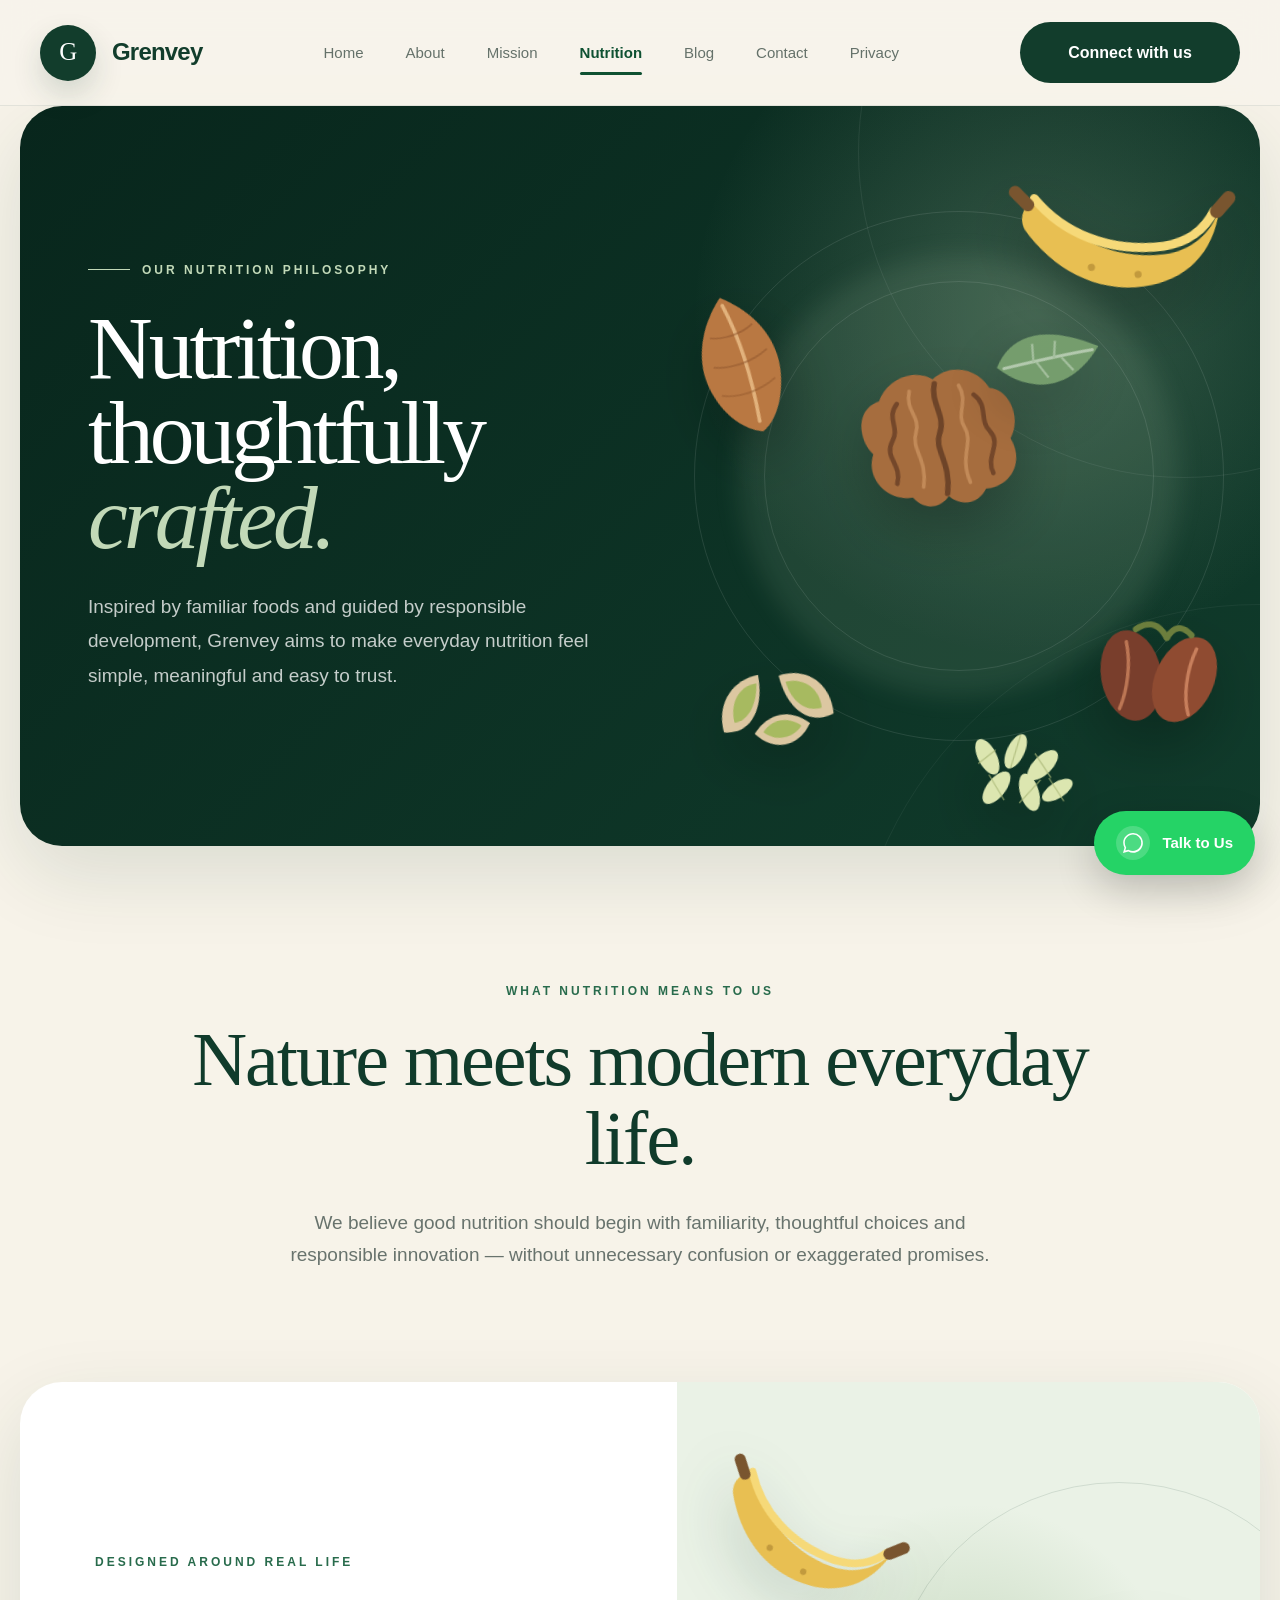
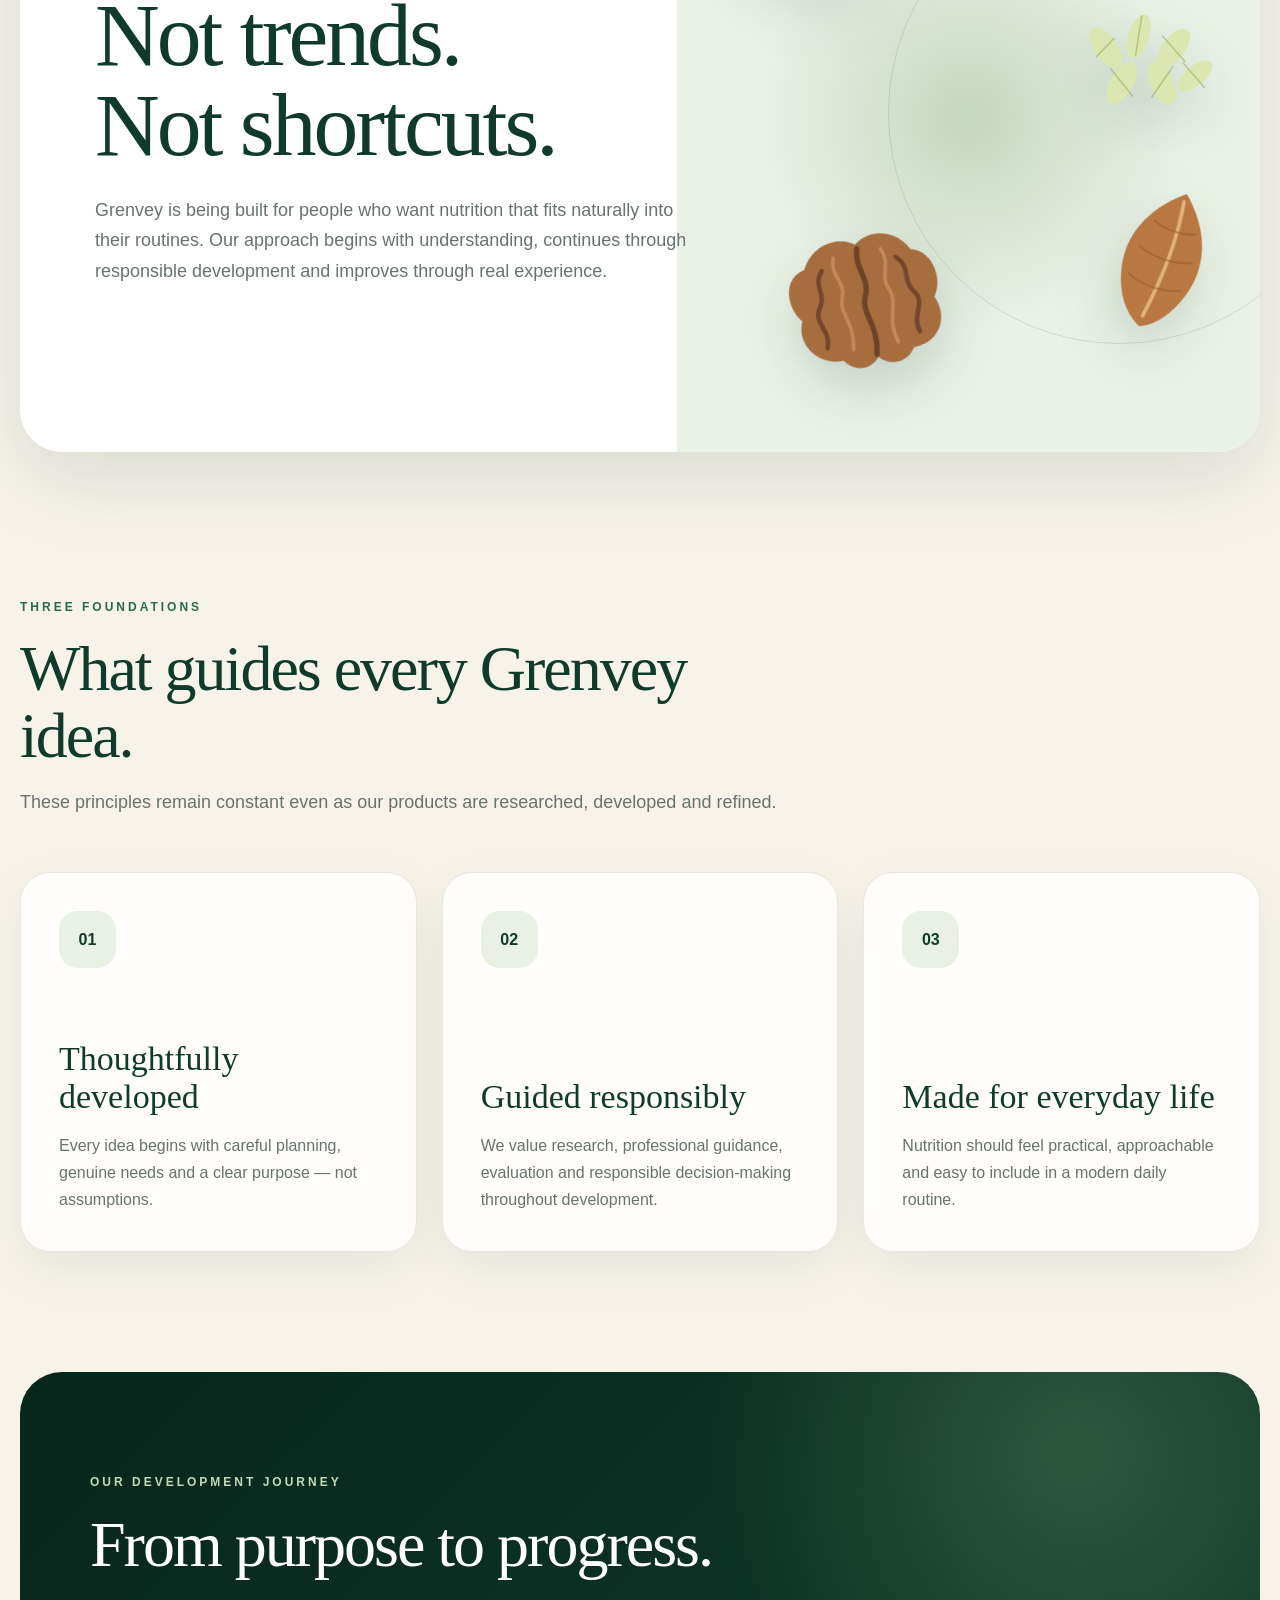
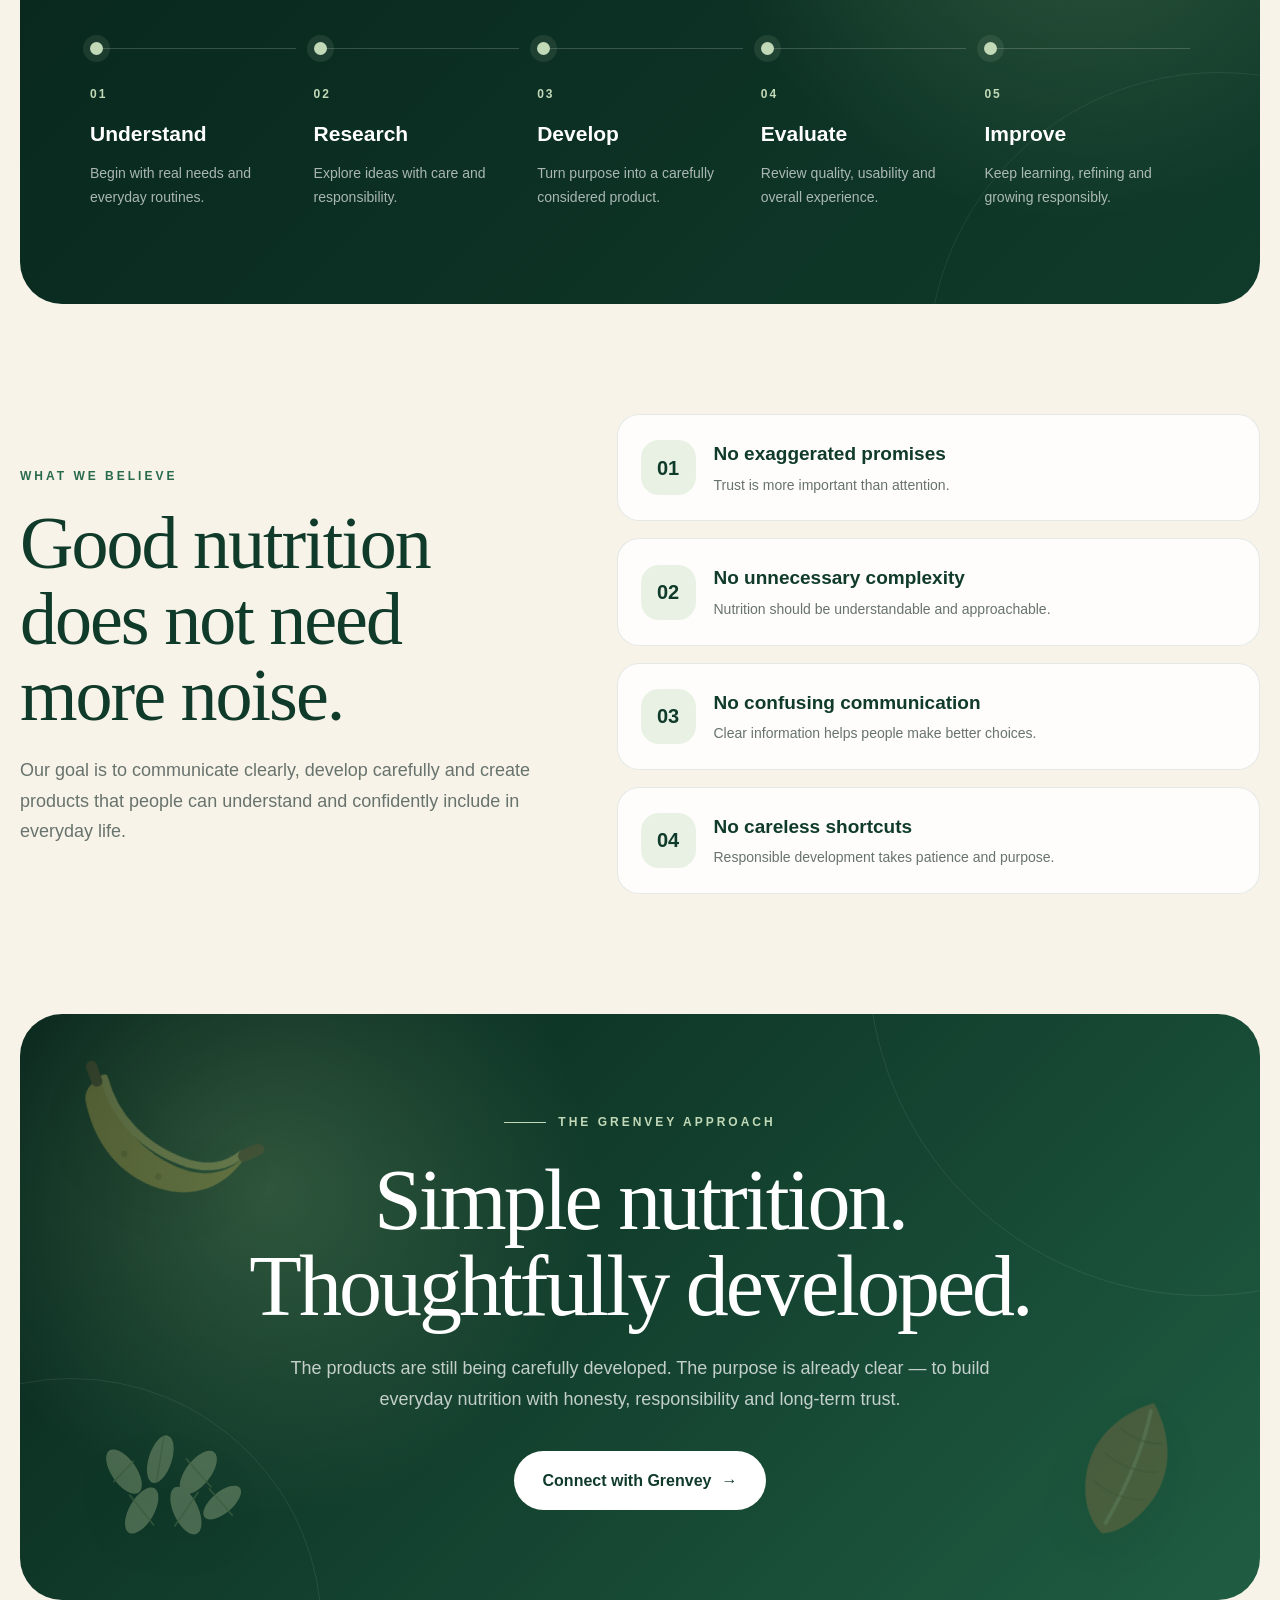
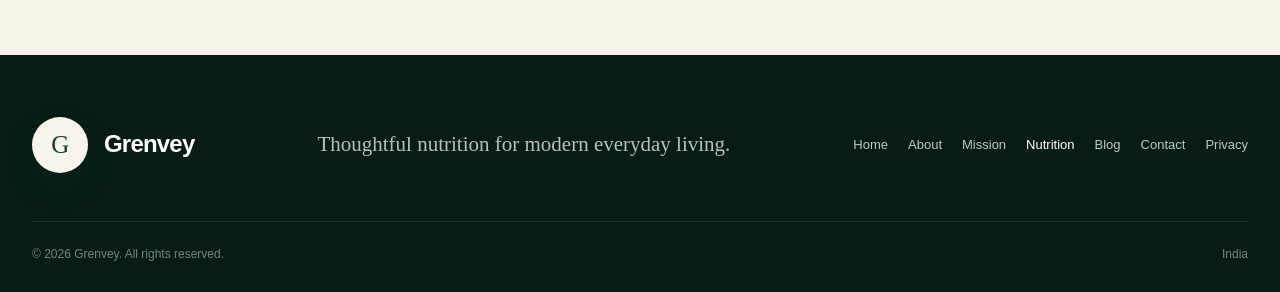
<file: nutrition.html>
<!DOCTYPE html>
<html lang="en">

<head>
  <meta charset="UTF-8">

  <meta
    name="viewport"
    content="width=device-width, initial-scale=1.0"
  >

  <meta
    name="description"
    content="Discover Grenvey's approach to thoughtful, responsible and everyday nutrition."
  >

  <title>Nutrition | Grenvey</title>

  <style>
    :root {
      --forest: #103b2b;
      --deep: #08261c;
      --green: #286b4c;
      --leaf: #7fa873;
      --soft-leaf: #c2d9b8;
      --cream: #f7f3e9;
      --cream-dark: #ece5d7;
      --white: #ffffff;
      --text: #203229;
      --muted: #68736d;
      --gold: #e8bf52;
      --almond: #b97842;
      --date: #7c3f2c;
      --pista: #a8b95f;
      --pumpkin: #d9e2a8;
      --border: rgba(16, 59, 43, 0.1);
      --shadow: 0 28px 80px rgba(16, 59, 43, 0.12);
    }

    * {
      margin: 0;
      padding: 0;
      box-sizing: border-box;
    }

    html {
      scroll-behavior: smooth;
    }

    body {
      font-family: Arial, Helvetica, sans-serif;
      background: var(--cream);
      color: var(--text);
      line-height: 1.7;
      overflow-x: hidden;
    }

    a {
      color: inherit;
    }

    .page-shell {
      width: min(1240px, calc(100% - 40px));
      margin: 0 auto;
    }

    /* HEADER */

    .topbar {
      padding: 22px 0;
    }

    .topbar-inner {
      display: flex;
      align-items: center;
      justify-content: space-between;
      gap: 20px;
    }

    .brand {
      text-decoration: none;
      color: var(--forest);
      font-size: 25px;
      font-weight: 800;
      letter-spacing: -0.8px;
    }

    .back-home {
      display: inline-flex;
      align-items: center;
      gap: 9px;
      padding: 11px 18px;
      border: 1px solid rgba(16, 59, 43, 0.18);
      border-radius: 999px;
      text-decoration: none;
      color: var(--forest);
      font-size: 14px;
      font-weight: 700;
      transition: 0.3s ease;
    }

    .back-home:hover {
      background: var(--forest);
      color: var(--white);
      transform: translateY(-2px);
    }

    /* HERO */

    .nutrition-hero {
      position: relative;
      min-height: 740px;
      overflow: hidden;
      display: grid;
      grid-template-columns: 1.03fr 0.97fr;
      border-radius: 42px;
      background:
        radial-gradient(
          circle at 82% 28%,
          rgba(194, 217, 184, 0.23),
          transparent 30%
        ),
        linear-gradient(135deg, var(--deep), var(--forest));
      box-shadow: var(--shadow);
    }

    .nutrition-hero::before {
      content: "";
      position: absolute;
      width: 650px;
      height: 650px;
      right: -250px;
      top: -280px;
      border: 1px solid rgba(255, 255, 255, 0.07);
      border-radius: 50%;
    }

    .nutrition-hero::after {
      content: "";
      position: absolute;
      width: 820px;
      height: 820px;
      right: -410px;
      bottom: -580px;
      border: 1px solid rgba(255, 255, 255, 0.05);
      border-radius: 50%;
    }

    .hero-copy {
      position: relative;
      z-index: 3;
      padding: 95px 68px;
      display: flex;
      flex-direction: column;
      justify-content: center;
      color: var(--white);
    }

    .hero-label {
      display: inline-flex;
      align-items: center;
      gap: 12px;
      width: fit-content;
      margin-bottom: 25px;
      color: var(--soft-leaf);
      font-size: 12px;
      font-weight: 800;
      letter-spacing: 3px;
      text-transform: uppercase;
    }

    .hero-label::before {
      content: "";
      width: 42px;
      height: 1px;
      background: var(--soft-leaf);
    }

    .hero-copy h1 {
      max-width: 700px;
      margin-bottom: 30px;
      font-family: Georgia, "Times New Roman", serif;
      font-size: clamp(62px, 7vw, 104px);
      font-weight: 500;
      line-height: 0.95;
      letter-spacing: -4px;
    }

    .hero-copy h1 span {
      color: var(--soft-leaf);
      font-style: italic;
    }

    .hero-copy p {
      max-width: 610px;
      color: rgba(255, 255, 255, 0.76);
      font-size: 19px;
      line-height: 1.8;
    }

    /* HERO VISUAL */

    .hero-visual {
      position: relative;
      z-index: 3;
      min-height: 660px;
    }

    .visual-glow {
      position: absolute;
      width: 440px;
      height: 440px;
      left: 50%;
      top: 50%;
      transform: translate(-50%, -50%);
      border-radius: 50%;
      background: rgba(194, 217, 184, 0.11);
      filter: blur(12px);
    }

    .visual-ring {
      position: absolute;
      left: 50%;
      top: 50%;
      border: 1px solid rgba(255, 255, 255, 0.1);
      border-radius: 50%;
      transform: translate(-50%, -50%);
    }

    .ring-one {
      width: 390px;
      height: 390px;
    }

    .ring-two {
      width: 530px;
      height: 530px;
    }

    .food-float {
      position: absolute;
      filter: drop-shadow(0 24px 28px rgba(0, 0, 0, 0.24));
      animation: floatFood 6s ease-in-out infinite;
      pointer-events: none;
      user-select: none;
    }

    .food-float svg {
      width: 100%;
      height: 100%;
      display: block;
      overflow: visible;
    }

    .banana-float {
      width: 235px;
      height: 155px;
      top: 50px;
      right: 12px;
      transform: rotate(-8deg);
    }

    .almond-float {
      width: 110px;
      height: 155px;
      top: 180px;
      left: 28px;
      transform: rotate(-18deg);
      animation-delay: -1.2s;
    }

    .walnut-float {
      width: 175px;
      height: 160px;
      left: 47%;
      top: 45%;
      transform: translate(-50%, -50%) rotate(-7deg);
      animation-delay: -2.2s;
    }

    .dates-float {
      width: 155px;
      height: 128px;
      right: 22px;
      bottom: 105px;
      transform: rotate(8deg);
      animation-delay: -3.1s;
    }

    .pista-float {
      width: 145px;
      height: 120px;
      left: 45px;
      bottom: 75px;
      transform: rotate(-11deg);
      animation-delay: -4s;
    }

    .seed-float {
      width: 120px;
      height: 105px;
      right: 180px;
      bottom: 20px;
      transform: rotate(8deg);
      animation-delay: -4.8s;
    }

    .leaf-float {
      width: 115px;
      height: 90px;
      right: 155px;
      top: 210px;
      transform: rotate(18deg);
      opacity: 0.85;
      animation-delay: -5.3s;
    }

    @keyframes floatFood {
      0%,
      100% {
        translate: 0 0;
      }

      50% {
        translate: 0 -17px;
      }
    }

    /* PHILOSOPHY */

    .philosophy-section {
      padding: 130px 20px 110px;
      text-align: center;
    }

    .section-label {
      display: inline-block;
      margin-bottom: 18px;
      color: var(--green);
      font-size: 12px;
      font-weight: 800;
      letter-spacing: 3px;
      text-transform: uppercase;
    }

    .philosophy-section h2 {
      max-width: 900px;
      margin: 0 auto 28px;
      color: var(--forest);
      font-family: Georgia, "Times New Roman", serif;
      font-size: clamp(45px, 6vw, 76px);
      font-weight: 500;
      line-height: 1.05;
      letter-spacing: -2px;
    }

    .philosophy-section p {
      max-width: 750px;
      margin: 0 auto;
      color: var(--muted);
      font-size: 19px;
    }

    /* VISUAL STATEMENT */

    .statement-section {
      position: relative;
      min-height: 670px;
      overflow: hidden;
      margin-bottom: 110px;
      display: flex;
      align-items: center;
      border-radius: 42px;
      background: var(--white);
      box-shadow: var(--shadow);
    }

    .statement-copy {
      position: relative;
      z-index: 3;
      width: 60%;
      padding: 90px 75px;
    }

    .statement-copy h2 {
      margin-bottom: 25px;
      color: var(--forest);
      font-family: Georgia, "Times New Roman", serif;
      font-size: clamp(52px, 7vw, 90px);
      font-weight: 500;
      line-height: 1;
      letter-spacing: -3px;
    }

    .statement-copy p {
      max-width: 650px;
      color: var(--muted);
      font-size: 18px;
    }

    .statement-art {
      position: absolute;
      width: 47%;
      height: 100%;
      right: 0;
      top: 0;
      overflow: hidden;
      background:
        radial-gradient(
          circle at center,
          rgba(127, 168, 115, 0.36),
          transparent 48%
        ),
        #eaf2e6;
    }

    .statement-art::before {
      content: "";
      position: absolute;
      width: 460px;
      height: 460px;
      right: -90px;
      top: 100px;
      border: 1px solid rgba(16, 59, 43, 0.12);
      border-radius: 50%;
    }

    .statement-food {
      position: absolute;
      filter: drop-shadow(0 22px 28px rgba(16, 59, 43, 0.19));
      animation: slowFloat 7s ease-in-out infinite;
    }

    .statement-food svg {
      width: 100%;
      height: 100%;
      display: block;
    }

    .statement-banana {
      width: 205px;
      height: 140px;
      top: 85px;
      left: 34px;
      transform: rotate(19deg);
    }

    .statement-walnut {
      width: 170px;
      height: 150px;
      left: 105px;
      bottom: 75px;
      transform: rotate(-11deg);
      animation-delay: -2s;
    }

    .statement-almond {
      width: 112px;
      height: 155px;
      right: 40px;
      bottom: 115px;
      transform: rotate(20deg);
      animation-delay: -3s;
    }

    .statement-seeds {
      width: 145px;
      height: 110px;
      right: 40px;
      top: 225px;
      animation-delay: -4s;
    }

    @keyframes slowFloat {
      0%,
      100% {
        translate: 0 0;
      }

      50% {
        translate: 0 -12px;
      }
    }

    /* FOUNDATIONS */

    .pillars-section {
      padding: 30px 0 120px;
    }

    .section-heading {
      max-width: 760px;
      margin-bottom: 55px;
    }

    .section-heading h2 {
      margin-bottom: 17px;
      color: var(--forest);
      font-family: Georgia, "Times New Roman", serif;
      font-size: clamp(44px, 5vw, 68px);
      font-weight: 500;
      line-height: 1.05;
      letter-spacing: -2px;
    }

    .section-heading p {
      color: var(--muted);
      font-size: 18px;
    }

    .pillars-grid {
      display: grid;
      grid-template-columns: repeat(3, 1fr);
      gap: 25px;
    }

    .pillar-card {
      min-height: 380px;
      padding: 38px;
      display: flex;
      flex-direction: column;
      justify-content: space-between;
      border: 1px solid var(--border);
      border-radius: 30px;
      background: rgba(255, 255, 255, 0.82);
      box-shadow: 0 18px 50px rgba(16, 59, 43, 0.07);
      transition: 0.35s ease;
    }

    .pillar-card:hover {
      transform: translateY(-10px);
      box-shadow: 0 30px 65px rgba(16, 59, 43, 0.13);
    }

    .pillar-number {
      width: 57px;
      height: 57px;
      display: grid;
      place-items: center;
      border-radius: 19px;
      background: #e8f1e4;
      color: var(--forest);
      font-weight: 800;
    }

    .pillar-card h3 {
      margin-bottom: 15px;
      color: var(--forest);
      font-family: Georgia, "Times New Roman", serif;
      font-size: 34px;
      font-weight: 500;
      line-height: 1.12;
    }

    .pillar-card p {
      color: var(--muted);
      font-size: 16px;
    }

    /* JOURNEY */

    .journey-section {
      position: relative;
      overflow: hidden;
      margin-bottom: 110px;
      padding: 95px 70px;
      border-radius: 42px;
      color: var(--white);
      background:
        radial-gradient(
          circle at 85% 15%,
          rgba(127, 168, 115, 0.3),
          transparent 32%
        ),
        linear-gradient(135deg, var(--deep), var(--forest));
    }

    .journey-section::after {
      content: "";
      position: absolute;
      width: 580px;
      height: 580px;
      right: -250px;
      bottom: -350px;
      border: 1px solid rgba(255, 255, 255, 0.07);
      border-radius: 50%;
    }

    .journey-heading {
      position: relative;
      z-index: 2;
      max-width: 750px;
      margin-bottom: 70px;
    }

    .journey-heading .section-label {
      color: var(--soft-leaf);
    }

    .journey-heading h2 {
      font-family: Georgia, "Times New Roman", serif;
      font-size: clamp(44px, 5vw, 70px);
      font-weight: 500;
      line-height: 1.05;
      letter-spacing: -2px;
    }

    .journey-track {
      position: relative;
      z-index: 2;
      display: grid;
      grid-template-columns: repeat(5, 1fr);
      gap: 18px;
    }

    .journey-step {
      position: relative;
      padding-top: 35px;
      border-top: 1px solid rgba(255, 255, 255, 0.18);
    }

    .journey-step::before {
      content: "";
      position: absolute;
      width: 13px;
      height: 13px;
      left: 0;
      top: -7px;
      border-radius: 50%;
      background: var(--soft-leaf);
      box-shadow: 0 0 0 7px rgba(194, 217, 184, 0.1);
    }

    .journey-step span {
      display: block;
      margin-bottom: 12px;
      color: var(--soft-leaf);
      font-size: 12px;
      font-weight: 800;
      letter-spacing: 2px;
    }

    .journey-step h3 {
      margin-bottom: 10px;
      font-size: 21px;
    }

    .journey-step p {
      color: rgba(255, 255, 255, 0.65);
      font-size: 14px;
    }

    /* PRINCIPLES */

    .principles-section {
      padding-bottom: 120px;
    }

    .principles-grid {
      display: grid;
      grid-template-columns: 0.9fr 1.1fr;
      gap: 70px;
      align-items: center;
    }

    .principles-copy h2 {
      margin-bottom: 22px;
      color: var(--forest);
      font-family: Georgia, "Times New Roman", serif;
      font-size: clamp(48px, 6vw, 74px);
      font-weight: 500;
      line-height: 1.03;
      letter-spacing: -2px;
    }

    .principles-copy p {
      max-width: 570px;
      color: var(--muted);
      font-size: 18px;
    }

    .principles-list {
      display: grid;
      gap: 17px;
    }

    .principle-row {
      display: grid;
      grid-template-columns: 55px 1fr;
      gap: 18px;
      align-items: center;
      padding: 23px;
      border: 1px solid var(--border);
      border-radius: 22px;
      background: rgba(255, 255, 255, 0.82);
      transition: 0.3s ease;
    }

    .principle-row:hover {
      transform: translateX(8px);
      box-shadow: 0 16px 35px rgba(16, 59, 43, 0.09);
    }

    .principle-icon {
      width: 55px;
      height: 55px;
      display: grid;
      place-items: center;
      border-radius: 18px;
      color: var(--forest);
      background: #e8f1e4;
      font-size: 20px;
      font-weight: 800;
    }

    .principle-row h3 {
      margin-bottom: 3px;
      color: var(--forest);
      font-size: 19px;
    }

    .principle-row p {
      color: var(--muted);
      font-size: 14px;
    }

    /* CTA */

    .closing-section {
      position: relative;
      min-height: 530px;
      overflow: hidden;
      margin-bottom: 55px;
      padding: 90px 45px;
      display: flex;
      align-items: center;
      justify-content: center;
      border-radius: 42px;
      text-align: center;
      color: var(--white);
      background:
        radial-gradient(
          circle at 20% 30%,
          rgba(127, 168, 115, 0.3),
          transparent 30%
        ),
        linear-gradient(135deg, var(--deep), #1f5d42);
    }

    .closing-section::before,
    .closing-section::after {
      content: "";
      position: absolute;
      border: 1px solid rgba(255, 255, 255, 0.08);
      border-radius: 50%;
    }

    .closing-section::before {
      width: 500px;
      height: 500px;
      left: -200px;
      bottom: -280px;
    }

    .closing-section::after {
      width: 670px;
      height: 670px;
      right: -280px;
      top: -390px;
    }

    .closing-food {
      position: absolute;
      opacity: 0.28;
      filter: drop-shadow(0 18px 25px rgba(0, 0, 0, 0.2));
      animation: slowFloat 7s ease-in-out infinite;
    }

    .closing-food svg {
      width: 100%;
      height: 100%;
      display: block;
    }

    .closing-banana {
      width: 205px;
      height: 145px;
      left: 45px;
      top: 55px;
      transform: rotate(17deg);
    }

    .closing-almond {
      width: 112px;
      height: 155px;
      right: 75px;
      bottom: 55px;
      transform: rotate(22deg);
      animation-delay: -2s;
    }

    .closing-seeds {
      width: 160px;
      height: 115px;
      left: 70px;
      bottom: 55px;
      animation-delay: -4s;
    }

    .closing-content {
      position: relative;
      z-index: 3;
      max-width: 850px;
    }

    .closing-content h2 {
      margin-bottom: 24px;
      font-family: Georgia, "Times New Roman", serif;
      font-size: clamp(50px, 7vw, 86px);
      font-weight: 500;
      line-height: 1;
      letter-spacing: -3px;
    }

    .closing-content p {
      max-width: 700px;
      margin: 0 auto;
      color: rgba(255, 255, 255, 0.74);
      font-size: 18px;
    }

    .cta-button {
      display: inline-flex;
      align-items: center;
      gap: 10px;
      margin-top: 36px;
      padding: 16px 29px;
      border-radius: 999px;
      color: var(--forest);
      background: var(--white);
      font-weight: 800;
      text-decoration: none;
      transition: 0.3s ease;
    }

    .cta-button:hover {
      transform: translateY(-4px);
      box-shadow: 0 16px 35px rgba(0, 0, 0, 0.18);
    }

    footer {
      padding: 0 20px 45px;
      color: var(--muted);
      font-size: 14px;
      text-align: center;
    }

    /* REVEAL */

    .reveal {
      opacity: 0;
      transform: translateY(35px);
      transition:
        opacity 0.8s ease,
        transform 0.8s ease;
    }

    .reveal.visible {
      opacity: 1;
      transform: translateY(0);
    }

    /* RESPONSIVE */

    @media (max-width: 980px) {
      .nutrition-hero {
        grid-template-columns: 1fr;
      }

      .hero-copy {
        padding: 80px 48px 25px;
      }

      .hero-visual {
        min-height: 540px;
      }

      .statement-copy {
        width: 100%;
        padding: 75px 48px 440px;
      }

      .statement-art {
        width: 100%;
        height: 400px;
        top: auto;
        bottom: 0;
      }

      .pillars-grid {
        grid-template-columns: 1fr;
      }

      .pillar-card {
        min-height: 300px;
      }

      .journey-track {
        grid-template-columns: 1fr;
        gap: 32px;
      }

      .journey-step {
        padding: 0 0 0 35px;
        border-top: 0;
        border-left: 1px solid rgba(255, 255, 255, 0.18);
      }

      .journey-step::before {
        left: -7px;
        top: 5px;
      }

      .principles-grid {
        grid-template-columns: 1fr;
      }
    }

    @media (max-width: 760px) {
      .page-shell {
        width: min(100% - 24px, 1240px);
      }

      .topbar {
        padding: 16px 0;
      }

      .nutrition-hero,
      .statement-section,
      .journey-section,
      .closing-section {
        border-radius: 28px;
      }

      .hero-copy {
        padding: 65px 26px 10px;
      }

      .hero-copy h1 {
        font-size: 56px;
        letter-spacing: -2px;
      }

      .hero-copy p {
        font-size: 17px;
      }

      .hero-visual {
        min-height: 420px;
        transform: scale(0.78);
        transform-origin: top center;
      }

      .philosophy-section {
        padding: 90px 10px 75px;
      }

      .philosophy-section h2 {
        font-size: 43px;
      }

      .statement-copy {
        padding: 60px 25px 370px;
      }

      .statement-copy h2 {
        font-size: 49px;
        letter-spacing: -2px;
      }

      .statement-art {
        height: 340px;
      }

      .pillars-section {
        padding-bottom: 85px;
      }

      .pillar-card {
        min-height: 280px;
        padding: 30px 26px;
        border-radius: 24px;
      }

      .journey-section {
        padding: 70px 26px;
      }

      .principles-section {
        padding-bottom: 85px;
      }

      .principle-row {
        grid-template-columns: 48px 1fr;
        padding: 19px;
      }

      .principle-icon {
        width: 48px;
        height: 48px;
        border-radius: 15px;
      }

      .closing-section {
        min-height: 450px;
        padding: 70px 24px;
      }

      .closing-food {
        opacity: 0.17;
      }

      .closing-content h2 {
        font-size: 48px;
        letter-spacing: -2px;
      }
    }

    @media (max-width: 430px) {
      .brand {
        font-size: 21px;
      }

      .back-home {
        padding: 9px 13px;
        font-size: 12px;
      }

      .hero-copy h1 {
        font-size: 47px;
      }

      .hero-visual {
        min-height: 350px;
        transform: scale(0.62);
      }

      .statement-copy h2 {
        font-size: 43px;
      }

      .section-heading h2,
      .journey-heading h2,
      .principles-copy h2 {
        font-size: 42px;
      }
    }
    .site-header {
  width: 100%;
  padding: 22px 0;
  background: rgba(247, 244, 235, 0.92);
  border-bottom: 1px solid rgba(18, 61, 44, 0.09);
  backdrop-filter: blur(18px);
  position: sticky;
  top: 0;
  z-index: 1000;
}

.header-inner {
  width: min(1440px, calc(100% - 80px));
  margin: 0 auto;
  display: flex;
  align-items: center;
  justify-content: space-between;
  gap: 30px;
}

.site-brand {
  display: inline-flex;
  align-items: center;
  gap: 16px;
  color: #123d2c;
  text-decoration: none;
  font-size: 24px;
  font-weight: 800;
  letter-spacing: -0.8px;
  white-space: nowrap;
}

.brand-circle {
  width: 56px;
  height: 56px;
  display: grid;
  place-items: center;
  border-radius: 50%;
  color: white;
  background: #123d2c;
  font-family: Georgia, "Times New Roman", serif;
  font-size: 25px;
  font-weight: 500;
  box-shadow: 0 14px 30px rgba(18, 61, 44, 0.16);
}

.desktop-nav {
  display: flex;
  align-items: center;
  justify-content: center;
  gap: 42px;
  flex: 1;
}

.desktop-nav a {
  position: relative;
  color: #65716a;
  text-decoration: none;
  font-size: 15px;
  font-weight: 500;
  transition: 0.3s ease;
}

.desktop-nav a::after {
  content: "";
  position: absolute;
  left: 0;
  bottom: -8px;
  width: 0;
  height: 2px;
  border-radius: 999px;
  background: #123d2c;
  transition: width 0.3s ease;
}

.desktop-nav a:hover {
  color: #123d2c;
}

.desktop-nav a:hover::after {
  width: 100%;
}

.connect-button {
  display: inline-flex;
  align-items: center;
  justify-content: center;
  min-width: 220px;
  padding: 17px 26px;
  border-radius: 999px;
  color: white;
  background: #123d2c;
  text-decoration: none;
  font-size: 16px;
  font-weight: 800;
  transition: 0.3s ease;
  white-space: nowrap;
}

.connect-button:hover {
  transform: translateY(-3px);
  box-shadow: 0 16px 32px rgba(18, 61, 44, 0.2);
}

.menu-button {
  width: 48px;
  height: 48px;
  display: none;
  align-items: center;
  justify-content: center;
  flex-direction: column;
  gap: 5px;
  border: 1px solid rgba(18, 61, 44, 0.14);
  border-radius: 15px;
  background: white;
  cursor: pointer;
}

.menu-button span {
  width: 21px;
  height: 2px;
  border-radius: 999px;
  background: #123d2c;
  transition: 0.3s ease;
}

.mobile-nav {
  display: none;
  width: min(100% - 24px, 700px);
  margin: 14px auto 0;
  padding: 18px;
  border: 1px solid rgba(18, 61, 44, 0.1);
  border-radius: 22px;
  background: white;
  box-shadow: 0 18px 45px rgba(18, 61, 44, 0.12);
}

.mobile-nav.open {
  display: grid;
}

.mobile-nav a {
  padding: 13px 14px;
  border-radius: 12px;
  color: #123d2c;
  text-decoration: none;
  font-size: 15px;
  font-weight: 700;
}

.mobile-nav a:hover {
  background: #eaf2e6;
}

@media (max-width: 1000px) {
  .header-inner {
    width: min(100% - 32px, 1440px);
  }

  .desktop-nav,
  .connect-button {
    display: none;
  }

  .menu-button {
    display: flex;
  }
}

@media (max-width: 520px) {
  .site-header {
    padding: 14px 0;
  }

  .header-inner {
    width: min(100% - 24px, 1440px);
  }

  .site-brand {
    gap: 11px;
    font-size: 22px;
  }

  .brand-circle {
    width: 48px;
    height: 48px;
    font-size: 20px;
  }
}
.desktop-nav a.active{
    color:#0f5132;
    font-weight:700;
    position:relative;
}

.desktop-nav a.active::after{
    content:"";
    position:absolute;
    left:0;
    bottom:-10px;
    width:100%;
    height:3px;
    background:#0f5132;
    border-radius:999px;
}
.site-footer {
  padding: 62px 0 28px;
  color: rgba(255,255,255,.72);
  background: #061c14;
}

.footer-main,
.footer-bottom {
  width: min(1440px, calc(100% - 64px));
  margin: auto;
}

.footer-main {
  display: grid;
  grid-template-columns: auto 1fr auto;
  align-items: center;
  gap: 45px;
  padding-bottom: 48px;
}

.footer-brand {
  color: #fff;
}

.footer-brand .brand-circle {
  color: #123d2c;
  background: #f7f4eb;
}

.footer-message {
  max-width: 420px;
  margin: auto;
  font-family: Georgia, "Times New Roman", serif;
  font-size: 21px;
  line-height: 1.3;
  text-align: center;
}

.footer-links{
    display:flex;
    flex-wrap:wrap;
    justify-content:flex-end;
    gap:20px;
    font-size:13px;
}

.footer-links a,
.footer-links a:visited{
    text-decoration:none;
    color:rgba(255,255,255,.75);
    transition:.3s;
}

.footer-links a:hover,
.footer-links a.active{
    color:#fff;
}

.footer-bottom {
  padding-top: 22px;
  display: flex;
  justify-content: space-between;
  gap: 20px;
  border-top: 1px solid rgba(255,255,255,.1);
}

.footer-bottom p {
  color: rgba(255,255,255,.45);
  font-size: 12px;
}

@media (max-width: 700px) {
  .footer-main,
  .footer-bottom {
    width: min(100% - 32px, 1440px);
  }

  .footer-main {
    grid-template-columns: 1fr;
    justify-items: start;
    gap: 30px;
  }

  .footer-message {
    margin: 0;
    text-align: left;
  }

  .footer-links {
    width: 100%;
    display: grid;
    grid-template-columns: repeat(2, 1fr);
    justify-content: start;
  }

  .footer-bottom {
    flex-direction: column;
    gap: 6px;
  }
}
   /* WhatsApp Floating Button */

.whatsapp-float{

position:fixed;

right:25px;

bottom:25px;

display:flex;

align-items:center;

gap:12px;

padding:15px 22px;

background:#25D366;

color:#fff;

text-decoration:none;

border-radius:999px;

font-size:15px;

font-weight:700;

box-shadow:0 14px 40px rgba(0,0,0,.20);

transition:.3s;

z-index:9999;

animation:whatsappPulse 2s infinite;

}

.whatsapp-float:hover{

background:#20bf5a;

transform:translateY(-4px);

color:#fff;

}

.whatsapp-float:visited{

color:#fff;

text-decoration:none;

}

.whatsapp-icon{

display:flex;

align-items:center;

justify-content:center;

width:34px;

height:34px;

border-radius:50%;

background:rgba(255,255,255,.18);

}

.whatsapp-icon svg{

width:20px;

height:20px;

fill:#fff;

}

@keyframes whatsappPulse{

0%{

box-shadow:0 0 0 0 rgba(37,211,102,.45);

}

70%{

box-shadow:0 0 0 18px rgba(37,211,102,0);

}

100%{

box-shadow:0 0 0 0 rgba(37,211,102,0);

}

}

@media(max-width:768px){

.whatsapp-float{

right:18px;

bottom:18px;

padding:14px 18px;

font-size:14px;

}

}
@media (max-width:768px){

.whatsapp-float span:last-child{
    display:none;
}

.whatsapp-float{
    width:60px;
    height:60px;
    padding:0;
    border-radius:50%;
    justify-content:center;
}

.whatsapp-icon{
    margin:0;
}

}
  </style>
</head>

<body>

  <!-- REUSABLE SVG SYMBOLS -->

  <svg
    width="0"
    height="0"
    style="position:absolute"
    aria-hidden="true"
  >

    <defs>

      <!-- BANANA -->

      <symbol id="banana-shape" viewBox="0 0 260 170">

        <path
          d="M30 32
             C58 77, 104 112, 164 113
             C194 113, 218 98, 231 72
             C218 120, 183 145, 137 145
             C83 145, 39 111, 15 65
             C10 52, 16 39, 30 32Z"
          fill="#E8BF52"
        />

        <path
          d="M30 32
             C56 74, 103 103, 164 104
             C191 104, 212 92, 225 73"
          fill="none"
          stroke="#F6D978"
          stroke-width="10"
          stroke-linecap="round"
        />

        <path
          d="M22 38 L10 22"
          stroke="#79552F"
          stroke-width="14"
          stroke-linecap="round"
        />

        <path
          d="M228 74 L243 61"
          stroke="#79552F"
          stroke-width="15"
          stroke-linecap="round"
        />

        <circle
          cx="82"
          cy="116"
          r="4"
          fill="#B28A35"
          opacity="0.7"
        />

        <circle
          cx="132"
          cy="131"
          r="4"
          fill="#B28A35"
          opacity="0.7"
        />

      </symbol>

      <!-- ALMOND -->

      <symbol id="almond-shape" viewBox="0 0 120 170">

        <path
          d="M59 9
             C90 35, 108 72, 96 113
             C87 145, 69 160, 59 163
             C47 158, 28 143, 20 112
             C9 72, 28 34, 59 9Z"
          fill="#B97842"
        />

        <path
          d="M59 18
             C66 56, 66 101, 59 151"
          fill="none"
          stroke="#E2B27C"
          stroke-width="4"
          stroke-linecap="round"
        />

        <path
          d="M35 48 C49 54, 69 54, 84 47"
          fill="none"
          stroke="#8E552C"
          stroke-width="2"
          opacity="0.55"
        />

        <path
          d="M29 80 C47 87, 71 87, 91 78"
          fill="none"
          stroke="#8E552C"
          stroke-width="2"
          opacity="0.5"
        />

        <path
          d="M28 112 C45 120, 69 120, 90 111"
          fill="none"
          stroke="#8E552C"
          stroke-width="2"
          opacity="0.45"
        />

      </symbol>

      <!-- WALNUT -->

      <symbol id="walnut-shape" viewBox="0 0 190 165">

        <path
          d="M94 17
             C74 2, 44 11, 33 34
             C7 39, 5 72, 20 90
             C8 116, 30 143, 57 142
             C69 159, 87 156, 96 145
             C106 157, 126 159, 137 142
             C165 143, 182 117, 170 91
             C185 70, 175 38, 154 34
             C143 10, 114 2, 94 17Z"
          fill="#A66D3E"
        />

        <path
          d="M95 22
             C88 43, 104 58, 94 77
             C86 93, 103 109, 95 142"
          fill="none"
          stroke="#6E4428"
          stroke-width="6"
          stroke-linecap="round"
        />

        <path
          d="M52 39
             C38 54, 53 64, 42 79
             C31 95, 50 105, 42 125"
          fill="none"
          stroke="#74472A"
          stroke-width="5"
          stroke-linecap="round"
        />

        <path
          d="M136 39
             C151 53, 138 67, 149 81
             C160 96, 140 108, 147 126"
          fill="none"
          stroke="#74472A"
          stroke-width="5"
          stroke-linecap="round"
        />

        <path
          d="M67 27
             C60 48, 76 55, 69 72
             C61 90, 78 102, 70 132"
          fill="none"
          stroke="#C28A58"
          stroke-width="4"
          stroke-linecap="round"
        />

        <path
          d="M121 27
             C130 46, 114 57, 122 73
             C130 91, 112 103, 121 133"
          fill="none"
          stroke="#C28A58"
          stroke-width="4"
          stroke-linecap="round"
        />

      </symbol>

      <!-- DATES -->

      <symbol id="dates-shape" viewBox="0 0 180 140">

        <ellipse
          cx="56"
          cy="73"
          rx="35"
          ry="53"
          transform="rotate(-18 56 73)"
          fill="#793E2C"
        />

        <ellipse
          cx="118"
          cy="69"
          rx="34"
          ry="52"
          transform="rotate(17 118 69)"
          fill="#8F4B31"
        />

        <path
          d="M45 35 C54 60, 54 91, 48 113"
          fill="none"
          stroke="#BC7654"
          stroke-width="4"
          stroke-linecap="round"
        />

        <path
          d="M127 32 C118 60, 120 91, 128 109"
          fill="none"
          stroke="#C87F5C"
          stroke-width="4"
          stroke-linecap="round"
        />

        <path
          d="M54 19 C68 6, 81 10, 91 24"
          fill="none"
          stroke="#6C7E3D"
          stroke-width="7"
          stroke-linecap="round"
        />

        <path
          d="M119 17 C107 7, 97 9, 91 24"
          fill="none"
          stroke="#6C7E3D"
          stroke-width="7"
          stroke-linecap="round"
        />

      </symbol>

      <!-- PISTACHIO -->

      <symbol id="pista-shape" viewBox="0 0 180 135">

        <path
          d="M21 81
             C18 45, 43 19, 76 19
             C76 59, 55 91, 21 81Z"
          fill="#DCC7A1"
        />

        <path
          d="M36 72
             C35 44, 52 28, 72 29
             C68 54, 54 73, 36 72Z"
          fill="#A7BA60"
        />

        <path
          d="M101 25
             C137 20, 163 47, 159 84
             C125 94, 103 66, 101 25Z"
          fill="#DCC7A1"
        />

        <path
          d="M108 34
             C131 33, 148 50, 146 74
             C125 77, 110 58, 108 34Z"
          fill="#A7BA60"
        />

        <path
          d="M58 90
             C81 67, 107 68, 128 90
             C108 117, 78 117, 58 90Z"
          fill="#DCC7A1"
        />

        <path
          d="M69 90
             C84 76, 102 77, 117 91
             C104 105, 82 105, 69 90Z"
          fill="#A7BA60"
        />

      </symbol>

      <!-- PUMPKIN SEEDS -->

      <symbol id="seed-shape" viewBox="0 0 180 130">

        <g fill="#DCE6B0">

          <ellipse
            cx="38"
            cy="47"
            rx="14"
            ry="29"
            transform="rotate(-35 38 47)"
          />

          <ellipse
            cx="79"
            cy="33"
            rx="13"
            ry="28"
            transform="rotate(18 79 33)"
          />

          <ellipse
            cx="122"
            cy="48"
            rx="14"
            ry="29"
            transform="rotate(38 122 48)"
          />

          <ellipse
            cx="58"
            cy="91"
            rx="14"
            ry="29"
            transform="rotate(30 58 91)"
          />

          <ellipse
            cx="108"
            cy="91"
            rx="14"
            ry="29"
            transform="rotate(-25 108 91)"
          />

          <ellipse
            cx="149"
            cy="82"
            rx="12"
            ry="26"
            transform="rotate(50 149 82)"
          />

        </g>

        <g
          fill="none"
          stroke="#A9B776"
          stroke-width="2"
          opacity="0.7"
        >

          <path d="M26 59 L49 35" />
          <path d="M75 58 L83 7" />
          <path d="M108 32 L137 65" />
          <path d="M44 73 L72 108" />
          <path d="M95 109 L122 70" />
          <path d="M134 66 L161 97" />

        </g>

      </symbol>

      <!-- LEAF -->

      <symbol id="leaf-shape" viewBox="0 0 150 110">

        <path
          d="M15 84
             C18 35, 60 10, 132 16
             C119 76, 75 105, 15 84Z"
          fill="#7FA873"
        />

        <path
          d="M24 82 C62 59, 95 39, 126 23"
          fill="none"
          stroke="#C8DCBF"
          stroke-width="4"
          stroke-linecap="round"
        />

        <path
          d="M58 62 L49 40"
          fill="none"
          stroke="#B6D0AC"
          stroke-width="3"
        />

        <path
          d="M82 49 L76 27"
          fill="none"
          stroke="#B6D0AC"
          stroke-width="3"
        />

        <path
          d="M62 61 L83 75"
          fill="none"
          stroke="#B6D0AC"
          stroke-width="3"
        />

        <path
          d="M91 45 L111 56"
          fill="none"
          stroke="#B6D0AC"
          stroke-width="3"
        />

      </symbol>

    </defs>

  </svg>

  <header class="site-header">
  <div class="header-inner">

    <a href="index.html" class="site-brand">
      <span class="brand-circle">G</span>
      <span>Grenvey</span>
    </a>

    <nav class="desktop-nav" aria-label="Main navigation">
     <a href="index.html">Home</a>  
      <a href="about.html">About</a>
        <a href="mission.html">Mission</a>
        <a href="nutrition.html" class="active">Nutrition</a>
        <a href="blog.html">Blog</a>
        <a href="contact.html">Contact</a>
        <a href="privacy.html">Privacy</a>
        
    </nav>

    <a href="index.html#contact" class="connect-button">
      Connect with us
    </a>

    <button
      class="menu-button"
      type="button"
      aria-label="Open navigation menu"
      aria-expanded="false"
    >
      <span></span>
      <span></span>
      <span></span>
    </button>

  </div>

  <nav class="mobile-nav" aria-label="Mobile navigation">
    <a href="index.html">Home</a>  
      <a href="about.html">About</a>
        <a href="mission.html">Mission</a>
        <a href="nutrition.html" class="active">Nutrition</a>
        <a href="blog.html">Blog</a>
        <a href="contact.html">Contact</a>
        <a href="privacy.html">Privacy</a>
        
    <a href="index.html#contact">Connect with us</a>
  </nav>
</header>

  <main>

    <div class="page-shell">

      <!-- HERO -->

      <section class="nutrition-hero">

        <div class="hero-copy">

          <div class="hero-label">
            Our Nutrition Philosophy
          </div>

          <h1>
            Nutrition,
            thoughtfully
            <span>crafted.</span>
          </h1>

          <p>
            Inspired by familiar foods and guided by responsible
            development, Grenvey aims to make everyday nutrition
            feel simple, meaningful and easy to trust.
          </p>

        </div>

        <div class="hero-visual" aria-hidden="true">

          <div class="visual-glow"></div>

          <div class="visual-ring ring-one"></div>
          <div class="visual-ring ring-two"></div>

          <div class="food-float banana-float">
            <svg viewBox="0 0 260 170">
              <use href="#banana-shape"></use>
            </svg>
          </div>

          <div class="food-float almond-float">
            <svg viewBox="0 0 120 170">
              <use href="#almond-shape"></use>
            </svg>
          </div>

          <div class="food-float walnut-float">
            <svg viewBox="0 0 190 165">
              <use href="#walnut-shape"></use>
            </svg>
          </div>

          <div class="food-float dates-float">
            <svg viewBox="0 0 180 140">
              <use href="#dates-shape"></use>
            </svg>
          </div>

          <div class="food-float pista-float">
            <svg viewBox="0 0 180 135">
              <use href="#pista-shape"></use>
            </svg>
          </div>

          <div class="food-float seed-float">
            <svg viewBox="0 0 180 130">
              <use href="#seed-shape"></use>
            </svg>
          </div>

          <div class="food-float leaf-float">
            <svg viewBox="0 0 150 110">
              <use href="#leaf-shape"></use>
            </svg>
          </div>

        </div>

      </section>

      <!-- PHILOSOPHY -->

      <section class="philosophy-section reveal">

        <span class="section-label">
          What Nutrition Means to Us
        </span>

        <h2>
          Nature meets modern everyday life.
        </h2>

        <p>
          We believe good nutrition should begin with familiarity,
          thoughtful choices and responsible innovation — without
          unnecessary confusion or exaggerated promises.
        </p>

      </section>

      <!-- STATEMENT -->

      <section class="statement-section reveal">

        <div class="statement-copy">

          <span class="section-label">
            Designed Around Real Life
          </span>

          <h2>
            Not trends.<br>
            Not shortcuts.
          </h2>

          <p>
            Grenvey is being built for people who want nutrition
            that fits naturally into their routines. Our approach
            begins with understanding, continues through responsible
            development and improves through real experience.
          </p>

        </div>

        <div class="statement-art" aria-hidden="true">

          <div class="statement-food statement-banana">
            <svg viewBox="0 0 260 170">
              <use href="#banana-shape"></use>
            </svg>
          </div>

          <div class="statement-food statement-walnut">
            <svg viewBox="0 0 190 165">
              <use href="#walnut-shape"></use>
            </svg>
          </div>

          <div class="statement-food statement-almond">
            <svg viewBox="0 0 120 170">
              <use href="#almond-shape"></use>
            </svg>
          </div>

          <div class="statement-food statement-seeds">
            <svg viewBox="0 0 180 130">
              <use href="#seed-shape"></use>
            </svg>
          </div>

        </div>

      </section>

      <!-- FOUNDATIONS -->

      <section class="pillars-section reveal">

        <div class="section-heading">

          <span class="section-label">
            Three Foundations
          </span>

          <h2>
            What guides every Grenvey idea.
          </h2>

          <p>
            These principles remain constant even as our products
            are researched, developed and refined.
          </p>

        </div>

        <div class="pillars-grid">

          <article class="pillar-card">

            <div class="pillar-number">
              01
            </div>

            <div>

              <h3>
                Thoughtfully developed
              </h3>

              <p>
                Every idea begins with careful planning,
                genuine needs and a clear purpose —
                not assumptions.
              </p>

            </div>

          </article>

          <article class="pillar-card">

            <div class="pillar-number">
              02
            </div>

            <div>

              <h3>
                Guided responsibly
              </h3>

              <p>
                We value research, professional guidance,
                evaluation and responsible decision-making
                throughout development.
              </p>

            </div>

          </article>

          <article class="pillar-card">

            <div class="pillar-number">
              03
            </div>

            <div>

              <h3>
                Made for everyday life
              </h3>

              <p>
                Nutrition should feel practical,
                approachable and easy to include
                in a modern daily routine.
              </p>

            </div>

          </article>

        </div>

      </section>

      <!-- JOURNEY -->

      <section class="journey-section reveal">

        <div class="journey-heading">

          <span class="section-label">
            Our Development Journey
          </span>

          <h2>
            From purpose to progress.
          </h2>

        </div>

        <div class="journey-track">

          <div class="journey-step">

            <span>01</span>

            <h3>
              Understand
            </h3>

            <p>
              Begin with real needs and everyday routines.
            </p>

          </div>

          <div class="journey-step">

            <span>02</span>

            <h3>
              Research
            </h3>

            <p>
              Explore ideas with care and responsibility.
            </p>

          </div>

          <div class="journey-step">

            <span>03</span>

            <h3>
              Develop
            </h3>

            <p>
              Turn purpose into a carefully considered product.
            </p>

          </div>

          <div class="journey-step">

            <span>04</span>

            <h3>
              Evaluate
            </h3>

            <p>
              Review quality, usability and overall experience.
            </p>

          </div>

          <div class="journey-step">

            <span>05</span>

            <h3>
              Improve
            </h3>

            <p>
              Keep learning, refining and growing responsibly.
            </p>

          </div>

        </div>

      </section>

      <!-- PRINCIPLES -->

      <section class="principles-section reveal">

        <div class="principles-grid">

          <div class="principles-copy">

            <span class="section-label">
              What We Believe
            </span>

            <h2>
              Good nutrition does not need more noise.
            </h2>

            <p>
              Our goal is to communicate clearly,
              develop carefully and create products
              that people can understand and confidently
              include in everyday life.
            </p>

          </div>

          <div class="principles-list">

            <div class="principle-row">

              <div class="principle-icon">
                01
              </div>

              <div>

                <h3>
                  No exaggerated promises
                </h3>

                <p>
                  Trust is more important than attention.
                </p>

              </div>

            </div>

            <div class="principle-row">

              <div class="principle-icon">
                02
              </div>

              <div>

                <h3>
                  No unnecessary complexity
                </h3>

                <p>
                  Nutrition should be understandable
                  and approachable.
                </p>

              </div>

            </div>

            <div class="principle-row">

              <div class="principle-icon">
                03
              </div>

              <div>

                <h3>
                  No confusing communication
                </h3>

                <p>
                  Clear information helps people
                  make better choices.
                </p>

              </div>

            </div>

            <div class="principle-row">

              <div class="principle-icon">
                04
              </div>

              <div>

                <h3>
                  No careless shortcuts
                </h3>

                <p>
                  Responsible development takes patience
                  and purpose.
                </p>

              </div>

            </div>

          </div>

        </div>

      </section>

      <!-- CLOSING CTA -->

      <section class="closing-section">

        <div class="closing-food closing-banana">
          <svg viewBox="0 0 260 170">
            <use href="#banana-shape"></use>
          </svg>
        </div>

        <div class="closing-food closing-almond">
          <svg viewBox="0 0 120 170">
            <use href="#almond-shape"></use>
          </svg>
        </div>

        <div class="closing-food closing-seeds">
          <svg viewBox="0 0 180 130">
            <use href="#seed-shape"></use>
          </svg>
        </div>

        <div class="closing-content">

          <div class="hero-label">
            The Grenvey Approach
          </div>

          <h2>
            Simple nutrition.<br>
            Thoughtfully developed.
          </h2>

          <p>
            The products are still being carefully developed.
            The purpose is already clear — to build everyday
            nutrition with honesty, responsibility and long-term trust.
          </p>

          <a
            href="index.html#contact"
            class="cta-button"
          >
            Connect with Grenvey
            <span>→</span>
          </a>

        </div>

      </section>

    </div>

  </main>

 <footer class="site-footer">

  <div class="footer-main">

    <a href="index.html" class="site-brand footer-brand">
      <span class="brand-circle">G</span>
      <span>Grenvey</span>
    </a>

    <p class="footer-message">
      Thoughtful nutrition for modern everyday living.
    </p>

    <nav class="footer-links" aria-label="Footer navigation">
      <a href="index.html">Home</a>
      <a href="about.html">About</a>
      <a href="mission.html">Mission</a>
      <a href="nutrition.html" class="active">Nutrition</a>
      <a href="blog.html">Blog</a>
      <a href="contact.html">Contact</a>
      <a href="privacy.html">Privacy</a>
      
    </nav>

  </div>

  <div class="footer-bottom">
    <p>© 2026 Grenvey. All rights reserved.</p>
    <p>India</p>
  </div>

</footer>

  <script>
    const revealItems = document.querySelectorAll(".reveal");

    const observer = new IntersectionObserver(
      (entries) => {
        entries.forEach((entry) => {
          if (entry.isIntersecting) {
            entry.target.classList.add("visible");
          }
        });
      },
      {
        threshold: 0.14
      }
    );

    revealItems.forEach((item) => {
      observer.observe(item);
    });
  </script>
<script>
  document.addEventListener("DOMContentLoaded", function () {
    const menuButton = document.querySelector(".menu-button");
    const mobileNav = document.querySelector(".mobile-nav");

    if (!menuButton || !mobileNav) return;

    menuButton.addEventListener("click", function () {
      const isOpen = mobileNav.classList.toggle("open");

      menuButton.setAttribute(
        "aria-expanded",
        isOpen ? "true" : "false"
      );
    });

    mobileNav.querySelectorAll("a").forEach(function (link) {
      link.addEventListener("click", function () {
        mobileNav.classList.remove("open");
        menuButton.setAttribute("aria-expanded", "false");
      });
    });
  });
</script>
<!-- WhatsApp Floating Button -->
<a
    href="https://wa.me/919585808590?text=Hi%20Grenvey,%20I%20would%20like%20to%20know%20more%20about%20your%20products."
    class="whatsapp-float"
    target="_blank"
    rel="noopener noreferrer"
    aria-label="Chat on WhatsApp"
>

    <span class="whatsapp-icon">
        <svg xmlns="http://www.w3.org/2000/svg"
             width="24"
             height="24"
             viewBox="0 0 24 24"
             fill="currentColor">

            <path d="M20.52 3.48A11.8 11.8 0 0012.04 0C5.53 0 .24 5.29.24 11.8c0 2.08.54 4.11 1.57 5.91L0 24l6.49-1.7a11.75 11.75 0 005.55 1.41h.01c6.51 0 11.8-5.29 11.8-11.8 0-3.15-1.23-6.11-3.33-8.43zm-8.48 18.2h-.01a9.87 9.87 0 01-5.03-1.38l-.36-.21-3.85 1.01 1.03-3.75-.24-.39a9.83 9.83 0 01-1.5-5.17c0-5.46 4.44-9.9 9.9-9.9 2.64 0 5.12 1.03 6.99 2.9a9.82 9.82 0 012.9 6.99c0 5.46-4.44 9.9-9.9 9.9z"/>
        </svg>
    </span>

    <span>Talk to Us</span>

</a>

</body>

</html>
</file>
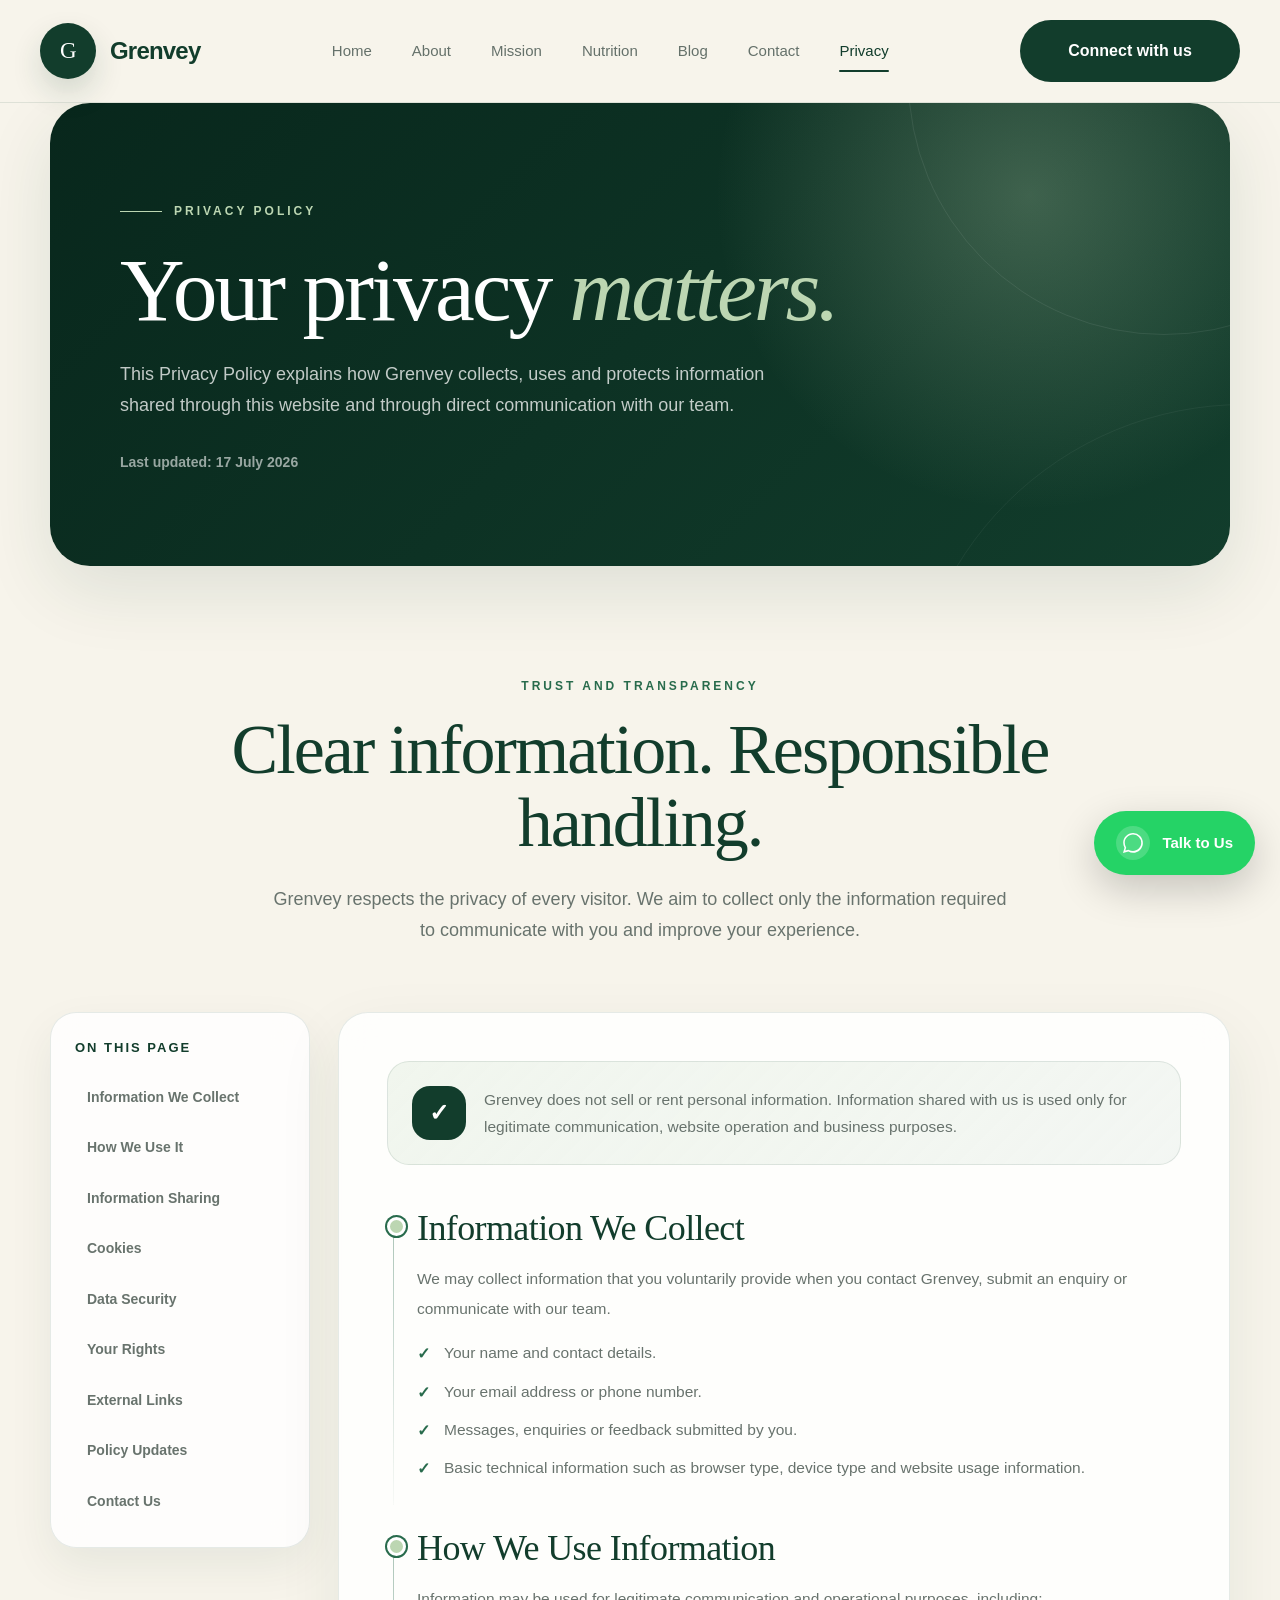
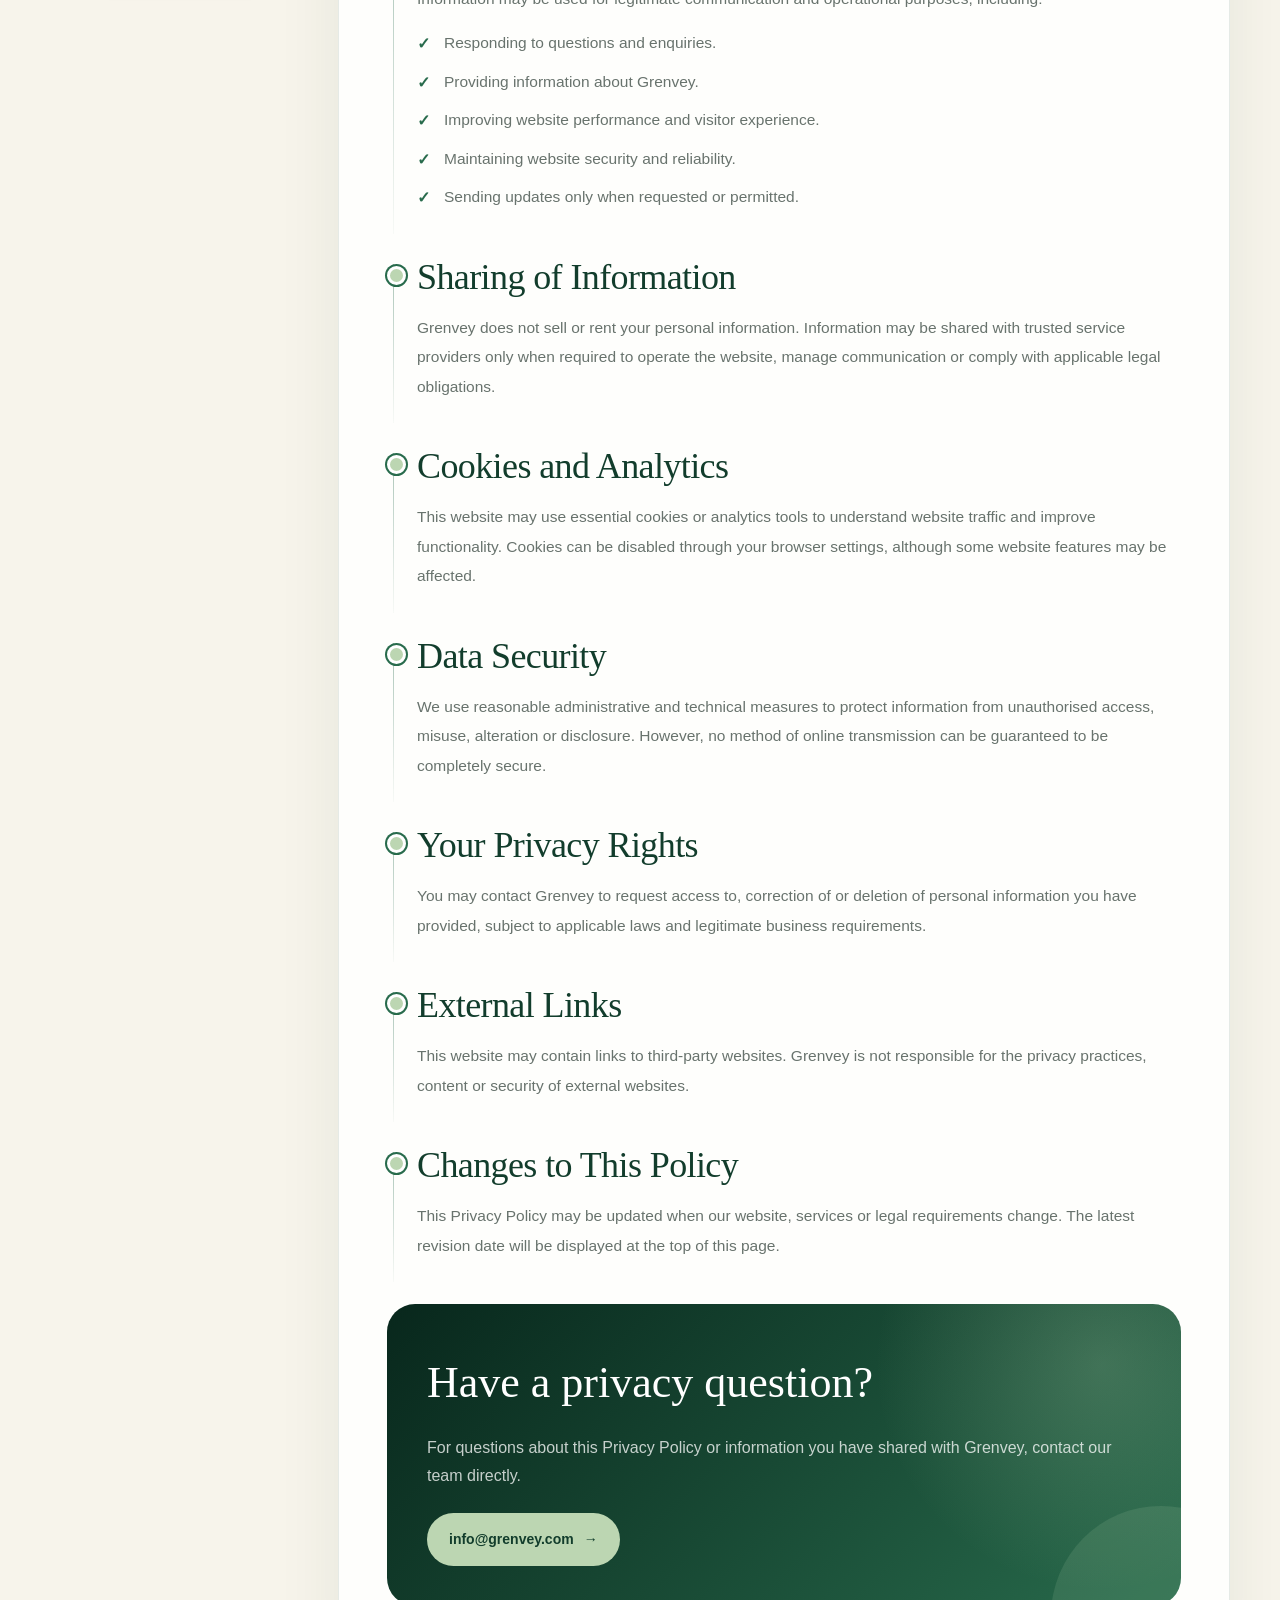
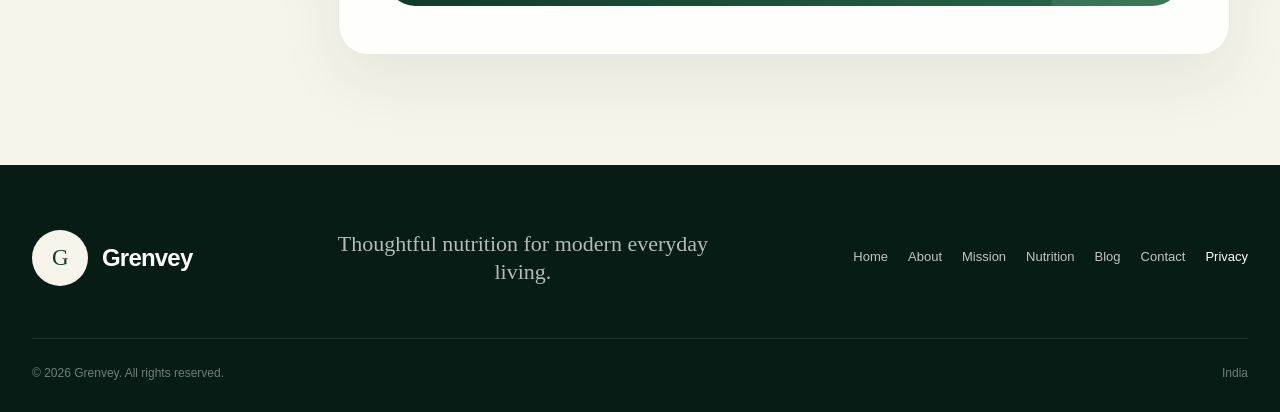
<file: privacy.html>
<!DOCTYPE html>
<html lang="en">

<head>
  <meta charset="UTF-8">

  <meta
    name="viewport"
    content="width=device-width, initial-scale=1.0"
  >

  <meta
    name="description"
    content="Read Grenvey's privacy policy to understand how information is collected, used and protected."
  >

  <title>Privacy Policy | Grenvey</title>

  <style>
    :root {
      --deep: #08271c;
      --forest: #123d2c;
      --green: #286b4c;
      --leaf: #bcd6b2;
      --cream: #f7f4eb;
      --white: #ffffff;
      --text: #213229;
      --muted: #68736d;
      --border: rgba(18, 61, 44, 0.1);
      --shadow: 0 24px 70px rgba(18, 61, 44, 0.11);
    }

    * {
      margin: 0;
      padding: 0;
      box-sizing: border-box;
    }

    html {
      scroll-behavior: smooth;
    }

    body {
      font-family: Arial, Helvetica, sans-serif;
      background: var(--cream);
      color: var(--text);
      line-height: 1.75;
      overflow-x: hidden;
    }

    a {
      color: inherit;
      text-decoration: none;
    }

    .page-shell {
      width: min(1180px, calc(100% - 40px));
      margin: 0 auto;
    }

    /* HEADER */

    .site-header {
      width: 100%;
      padding: 20px 0;
      background: rgba(247, 244, 235, 0.94);
      border-bottom: 1px solid var(--border);
      backdrop-filter: blur(18px);
      position: sticky;
      top: 0;
      z-index: 1000;
    }

    .header-inner {
      width: min(1440px, calc(100% - 80px));
      margin: 0 auto;
      display: flex;
      align-items: center;
      justify-content: space-between;
      gap: 30px;
    }

    .site-brand {
      display: inline-flex;
      align-items: center;
      gap: 14px;
      color: var(--forest);
      font-size: 24px;
      font-weight: 800;
      letter-spacing: -0.8px;
      white-space: nowrap;
    }

    .brand-circle {
      width: 56px;
      height: 56px;
      display: grid;
      place-items: center;
      border-radius: 50%;
      color: var(--white);
      background: var(--forest);
      font-family: Georgia, "Times New Roman", serif;
      font-size: 23px;
      font-weight: 500;
      box-shadow: 0 14px 30px rgba(18, 61, 44, 0.16);
    }

    .desktop-nav {
      display: flex;
      align-items: center;
      justify-content: center;
      gap: 40px;
      flex: 1;
    }

    .desktop-nav a {
      position: relative;
      color: #65716a;
      font-size: 15px;
      font-weight: 500;
      transition: 0.3s ease;
    }

    .desktop-nav a::after {
      content: "";
      position: absolute;
      left: 0;
      bottom: -8px;
      width: 0;
      height: 2px;
      border-radius: 999px;
      background: var(--forest);
      transition: width 0.3s ease;
    }

    .desktop-nav a:hover,
    .desktop-nav a.active {
      color: var(--forest);
    }

    .desktop-nav a:hover::after,
    .desktop-nav a.active::after {
      width: 100%;
    }

    .connect-button {
      display: inline-flex;
      align-items: center;
      justify-content: center;
      min-width: 220px;
      padding: 17px 26px;
      border-radius: 999px;
      color: var(--white);
      background: var(--forest);
      font-size: 16px;
      font-weight: 800;
      white-space: nowrap;
      transition: 0.3s ease;
    }

    .connect-button:hover {
      transform: translateY(-3px);
      box-shadow: 0 16px 32px rgba(18, 61, 44, 0.2);
    }

    .menu-button {
      width: 48px;
      height: 48px;
      display: none;
      align-items: center;
      justify-content: center;
      flex-direction: column;
      gap: 5px;
      border: 1px solid var(--border);
      border-radius: 15px;
      background: var(--white);
      cursor: pointer;
    }

    .menu-button span {
      width: 21px;
      height: 2px;
      border-radius: 999px;
      background: var(--forest);
    }

    .mobile-nav {
      display: none;
      width: min(100% - 24px, 700px);
      margin: 14px auto 0;
      padding: 18px;
      border: 1px solid var(--border);
      border-radius: 22px;
      background: var(--white);
      box-shadow: 0 18px 45px rgba(18, 61, 44, 0.12);
    }

    .mobile-nav.open {
      display: grid;
    }

    .mobile-nav a {
      padding: 13px 14px;
      border-radius: 12px;
      color: var(--forest);
      font-size: 15px;
      font-weight: 700;
    }

    .mobile-nav a:hover {
      background: #eaf2e6;
    }

    /* HERO */

    .privacy-hero {
      position: relative;
      overflow: hidden;
      margin-top: 0;
      padding: 90px 70px;
      border-radius: 40px;
      color: var(--white);
      background:
        radial-gradient(
          circle at 83% 20%,
          rgba(188, 214, 178, 0.28),
          transparent 30%
        ),
        linear-gradient(135deg, var(--deep), var(--forest));
      box-shadow: var(--shadow);
    }

    .privacy-hero::before {
      content: "";
      position: absolute;
      width: 510px;
      height: 510px;
      right: -190px;
      top: -280px;
      border: 1px solid rgba(255, 255, 255, 0.08);
      border-radius: 50%;
    }

    .privacy-hero::after {
      content: "";
      position: absolute;
      width: 670px;
      height: 670px;
      right: -350px;
      bottom: -510px;
      border: 1px solid rgba(255, 255, 255, 0.05);
      border-radius: 50%;
    }

    .hero-content {
      position: relative;
      z-index: 2;
      max-width: 820px;
    }

    .hero-label {
      display: inline-flex;
      align-items: center;
      gap: 12px;
      margin-bottom: 24px;
      color: var(--leaf);
      font-size: 12px;
      font-weight: 800;
      letter-spacing: 3px;
      text-transform: uppercase;
    }

    .hero-label::before {
      content: "";
      width: 42px;
      height: 1px;
      background: var(--leaf);
    }

    .privacy-hero h1 {
      margin-bottom: 25px;
      font-family: Georgia, "Times New Roman", serif;
      font-size: clamp(54px, 7vw, 92px);
      font-weight: 500;
      line-height: 0.98;
      letter-spacing: -3px;
    }

    .privacy-hero h1 span {
      color: var(--leaf);
      font-style: italic;
    }

    .privacy-hero p {
      max-width: 700px;
      color: rgba(255, 255, 255, 0.75);
      font-size: 18px;
    }

    .updated-date {
      display: inline-flex;
      align-items: center;
      gap: 9px;
      margin-top: 28px;
      color: rgba(255, 255, 255, 0.58);
      font-size: 14px;
      font-weight: 600;
    }

    /* INTRO */

    .privacy-intro {
      padding: 105px 20px 65px;
      text-align: center;
    }

    .section-label {
      display: inline-block;
      margin-bottom: 16px;
      color: var(--green);
      font-size: 12px;
      font-weight: 800;
      letter-spacing: 3px;
      text-transform: uppercase;
    }

    .privacy-intro h2 {
      max-width: 840px;
      margin: 0 auto 24px;
      color: var(--forest);
      font-family: Georgia, "Times New Roman", serif;
      font-size: clamp(42px, 6vw, 70px);
      font-weight: 500;
      line-height: 1.05;
      letter-spacing: -2px;
    }

    .privacy-intro p {
      max-width: 740px;
      margin: 0 auto;
      color: var(--muted);
      font-size: 18px;
    }

    /* POLICY LAYOUT */

    .policy-layout {
      display: grid;
      grid-template-columns: 260px minmax(0, 1fr);
      gap: 28px;
      align-items: start;
      padding-bottom: 110px;
    }

    .policy-nav {
      position: sticky;
      top: 22px;
      padding: 24px;
      border: 1px solid var(--border);
      border-radius: 26px;
      background: rgba(255, 255, 255, 0.82);
      box-shadow: 0 18px 45px rgba(18, 61, 44, 0.07);
      backdrop-filter: blur(16px);
    }

    .policy-nav h3 {
      margin-bottom: 15px;
      color: var(--forest);
      font-size: 13px;
      letter-spacing: 2px;
      text-transform: uppercase;
    }

    .policy-nav ul {
      list-style: none;
      display: grid;
      gap: 6px;
    }

    .policy-nav a {
      display: block;
      padding: 10px 12px;
      border-radius: 12px;
      color: var(--muted);
      font-size: 14px;
      font-weight: 600;
      transition: 0.25s ease;
    }

    .policy-nav a:hover {
      color: var(--forest);
      background: #eaf2e6;
      transform: translateX(3px);
    }

    .policy-content {
      padding: 48px;
      border: 1px solid var(--border);
      border-radius: 30px;
      background: rgba(255, 255, 255, 0.84);
      box-shadow: 0 24px 65px rgba(18, 61, 44, 0.08);
      backdrop-filter: blur(18px);
    }

    .intro-box {
      display: grid;
      grid-template-columns: 54px 1fr;
      gap: 18px;
      align-items: start;
      padding: 24px;
      margin-bottom: 42px;
      border: 1px solid var(--border);
      border-radius: 22px;
      background:
        linear-gradient(
          135deg,
          rgba(188, 214, 178, 0.2),
          rgba(40, 107, 76, 0.05)
        );
    }

    .intro-icon {
      width: 54px;
      height: 54px;
      display: grid;
      place-items: center;
      border-radius: 18px;
      color: var(--white);
      background: var(--forest);
      font-size: 24px;
      font-weight: 800;
    }

    .intro-box p {
      color: var(--muted);
      font-size: 15.5px;
    }

    .policy-section {
      position: relative;
      padding-left: 30px;
      margin-bottom: 44px;
      scroll-margin-top: 30px;
    }

    .policy-section:last-child {
      margin-bottom: 0;
    }

    .policy-section::before {
      content: "";
      position: absolute;
      top: 8px;
      bottom: -22px;
      left: 6px;
      width: 1px;
      background:
        linear-gradient(
          to bottom,
          rgba(40, 107, 76, 0.4),
          rgba(40, 107, 76, 0.03)
        );
    }

    .policy-section::after {
      content: "";
      position: absolute;
      top: 10px;
      left: 0;
      width: 13px;
      height: 13px;
      border: 3px solid var(--white);
      border-radius: 50%;
      background: var(--leaf);
      box-shadow: 0 0 0 2px var(--green);
    }

    .policy-section h2 {
      margin-bottom: 14px;
      color: var(--forest);
      font-family: Georgia, "Times New Roman", serif;
      font-size: clamp(28px, 3vw, 36px);
      font-weight: 500;
      line-height: 1.2;
      letter-spacing: -0.6px;
    }

    .policy-section p,
    .policy-section li {
      color: var(--muted);
      font-size: 15.5px;
      line-height: 1.9;
    }

    .policy-section ul {
      margin-top: 15px;
      display: grid;
      gap: 9px;
      list-style: none;
    }

    .policy-section li {
      position: relative;
      padding-left: 27px;
    }

    .policy-section li::before {
      content: "✓";
      position: absolute;
      left: 0;
      top: 1px;
      color: var(--green);
      font-weight: 800;
    }

    /* CONTACT CARD */

    .contact-card {
      position: relative;
      overflow: hidden;
      padding: 40px;
      border-radius: 28px;
      color: var(--white);
      background:
        radial-gradient(
          circle at 90% 20%,
          rgba(188, 214, 178, 0.22),
          transparent 30%
        ),
        linear-gradient(135deg, var(--deep), var(--green));
    }

    .contact-card::before {
      content: "";
      position: absolute;
      width: 220px;
      height: 220px;
      right: -90px;
      bottom: -120px;
      border-radius: 50%;
      background: rgba(188, 214, 178, 0.13);
    }

    .contact-card h2,
    .contact-card p,
    .contact-link {
      position: relative;
      z-index: 2;
    }

    .contact-card h2 {
      margin-bottom: 13px;
      font-family: Georgia, "Times New Roman", serif;
      font-size: clamp(32px, 4vw, 44px);
      font-weight: 500;
    }

    .contact-card p {
      max-width: 720px;
      color: rgba(255, 255, 255, 0.76);
      font-size: 16px;
    }

    .contact-link {
      display: inline-flex;
      align-items: center;
      gap: 10px;
      margin-top: 23px;
      padding: 14px 22px;
      border-radius: 999px;
      color: var(--forest);
      background: var(--leaf);
      font-size: 14px;
      font-weight: 800;
      transition: 0.3s ease;
    }

    .contact-link:hover {
      transform: translateY(-3px);
      background: #cae1c1;
      box-shadow: 0 14px 28px rgba(0, 0, 0, 0.17);
    }
/* RESPONSIVE */

    @media (max-width: 1000px) {
      .header-inner {
        width: min(100% - 32px, 1440px);
      }

      .desktop-nav,
      .connect-button {
        display: none;
      }

      .menu-button {
        display: flex;
      }

      .policy-layout {
        grid-template-columns: 1fr;
      }

      .policy-nav {
        position: static;
      }

      .policy-nav ul {
        grid-template-columns: repeat(2, minmax(0, 1fr));
      }
    }

    @media (max-width: 700px) {
      .page-shell {
        width: min(100% - 24px, 1180px);
      }

      .site-header {
        padding: 14px 0;
      }

      .header-inner {
        width: min(100% - 24px, 1440px);
      }

      .site-brand {
        gap: 11px;
        font-size: 22px;
      }

      .brand-circle {
        width: 48px;
        height: 48px;
        font-size: 20px;
      }

      .privacy-hero {
        margin-top: 0;
        padding: 65px 26px;
        border-radius: 28px;
      }

      .privacy-hero h1 {
        font-size: 52px;
        letter-spacing: -2px;
      }

      .privacy-hero p {
        font-size: 16px;
      }

      .privacy-intro {
        padding: 80px 10px 50px;
      }

      .privacy-intro h2 {
        font-size: 42px;
      }

      .policy-content {
        padding: 28px 20px;
        border-radius: 24px;
      }

      .policy-nav {
        padding: 20px;
      }

      .policy-nav ul {
        grid-template-columns: 1fr;
      }

      .intro-box {
        grid-template-columns: 1fr;
      }

      .policy-section {
        padding-left: 25px;
      }

      .contact-card {
        padding: 30px 24px;
        border-radius: 23px;
      }

      .contact-link {
        width: 100%;
        justify-content: center;
      }
}

    @media (max-width: 430px) {
      .privacy-hero h1 {
        font-size: 45px;
      }
    }
.site-footer {
  padding: 65px 0 28px;
  color: rgba(255, 255, 255, 0.7);
  background: #061c14;
}

.footer-main {
  width: min(1440px, calc(100% - 64px));
  margin: auto;
  padding-bottom: 52px;
  display: grid;
  grid-template-columns: auto 1fr auto;
  align-items: center;
  gap: 50px;
}
.footer-brand {
  color: #ffffff;
}

.footer-brand .brand-circle {
  color: #123d2c;
  background: #f7f4eb;
  box-shadow: none;
}
.footer-message {
  max-width: 430px;
  margin: auto;
  font-family: Georgia, "Times New Roman", serif;
  font-size: 22px;
  line-height: 1.25;
  text-align: center;
}

.footer-links{
    display:flex;
    flex-wrap:wrap;
    justify-content:flex-end;
    gap:20px;
    font-size:13px;
}

.footer-links a,
.footer-links a:visited{
    text-decoration:none;
    color:rgba(255,255,255,.75);
    transition:.3s;
}

.footer-links a:hover,
.footer-links a.active{
    color:#fff;
}

.footer-bottom {
  width: min(1440px, calc(100% - 64px));
  margin: auto;
  padding-top: 24px;
  display: flex;
  justify-content: space-between;
  gap: 30px;
  border-top: 1px solid rgba(255, 255, 255, 0.1);
}

.footer-bottom p {
  margin: 0;
  color: rgba(255, 255, 255, 0.43);
  font-size: 12px;
}

@media (max-width: 1050px) {
.footer-main {
    grid-template-columns: 1fr;
    justify-items: start;
  }

  .footer-message {
    margin: 0;
    text-align: left;
  }

  .footer-links {
    justify-content: flex-start;
  }
}

@media (max-width: 700px) {
  .footer-main,
  .footer-bottom {
    width: min(100% - 40px, 1440px);
  }

  .footer-main {
    gap: 35px;
  }

  .footer-links {
    width: 100%;
    display: grid;
    grid-template-columns: repeat(2, 1fr);
  }

  .footer-bottom {
    align-items: flex-start;
    flex-direction: column;
    gap: 8px;
  }
}
   /* WhatsApp Floating Button */

.whatsapp-float{

position:fixed;

right:25px;

bottom:25px;

display:flex;

align-items:center;

gap:12px;

padding:15px 22px;

background:#25D366;

color:#fff;

text-decoration:none;

border-radius:999px;

font-size:15px;

font-weight:700;

box-shadow:0 14px 40px rgba(0,0,0,.20);

transition:.3s;

z-index:9999;

animation:whatsappPulse 2s infinite;

}

.whatsapp-float:hover{

background:#20bf5a;

transform:translateY(-4px);

color:#fff;

}

.whatsapp-float:visited{

color:#fff;

text-decoration:none;

}

.whatsapp-icon{

display:flex;

align-items:center;

justify-content:center;

width:34px;

height:34px;

border-radius:50%;

background:rgba(255,255,255,.18);

}

.whatsapp-icon svg{

width:20px;

height:20px;

fill:#fff;

}

@keyframes whatsappPulse{

0%{

box-shadow:0 0 0 0 rgba(37,211,102,.45);

}

70%{

box-shadow:0 0 0 18px rgba(37,211,102,0);

}

100%{

box-shadow:0 0 0 0 rgba(37,211,102,0);

}

}

@media(max-width:768px){

.whatsapp-float{

right:18px;

bottom:18px;

padding:14px 18px;

font-size:14px;

}

}
@media (max-width:768px){

.whatsapp-float span:last-child{
    display:none;
}

.whatsapp-float{
    width:60px;
    height:60px;
    padding:0;
    border-radius:50%;
    justify-content:center;
}

.whatsapp-icon{
    margin:0;
}

}
  </style>
</head>

<body>

  <header class="site-header">

    <div class="header-inner">

      <a href="index.html" class="site-brand">
        <span class="brand-circle">G</span>
        <span>Grenvey</span>
      </a>

      <nav class="desktop-nav" aria-label="Main navigation">
       <a href="index.html">Home</a>  
      <a href="about.html">About</a>
        <a href="mission.html">Mission</a>
        <a href="nutrition.html">Nutrition</a>
        <a href="blog.html">Blog</a>
        <a href="contact.html">Contact</a>
        <a href="privacy.html" class="active">Privacy</a>
        
      </nav>
        
      <a href="index.html#contact" class="connect-button">
        Connect with us
      </a>

      <button
        class="menu-button"
        type="button"
        aria-label="Open navigation menu"
        aria-expanded="false"
      >
        <span></span>
        <span></span>
        <span></span>
      </button>

    </div>

    <nav class="mobile-nav" aria-label="Mobile navigation">
     <a href="index.html">Home</a>  
      <a href="about.html">About</a>
        <a href="mission.html">Mission</a>
        <a href="nutrition.html">Nutrition</a>
        <a href="blog.html">Blog</a>
        <a href="contact.html">Contact</a>
        <a href="privacy.html" class="active">Privacy</a>
        
      <a href="index.html#contact">Connect with us</a>
    </nav>

  </header>

  <main>

    <div class="page-shell">

      <section class="privacy-hero">

        <div class="hero-content">

          <div class="hero-label">
            Privacy Policy
          </div>

          <h1>
            Your privacy
            <span>matters.</span>
          </h1>

          <p>
            This Privacy Policy explains how Grenvey collects,
            uses and protects information shared through this website
            and through direct communication with our team.
          </p>

          <div class="updated-date">
            Last updated: 17 July 2026
          </div>

        </div>

      </section>

      <section class="privacy-intro">

        <span class="section-label">
          Trust and Transparency
        </span>

        <h2>
          Clear information. Responsible handling.
        </h2>

        <p>
          Grenvey respects the privacy of every visitor.
          We aim to collect only the information required
          to communicate with you and improve your experience.
        </p>

      </section>

      <section class="policy-layout">

        <aside class="policy-nav">

          <h3>
            On this page
          </h3>

          <ul>
            <li><a href="#collection">Information We Collect</a></li>
            <li><a href="#usage">How We Use It</a></li>
            <li><a href="#sharing">Information Sharing</a></li>
            <li><a href="#cookies">Cookies</a></li>
            <li><a href="#security">Data Security</a></li>
            <li><a href="#rights">Your Rights</a></li>
            <li><a href="#links">External Links</a></li>
            <li><a href="#updates">Policy Updates</a></li>
            <li><a href="#contact">Contact Us</a></li>
          </ul>

        </aside>

        <article class="policy-content">

          <div class="intro-box">

            <div class="intro-icon">
              ✓
            </div>

            <p>
              Grenvey does not sell or rent personal information.
              Information shared with us is used only for legitimate
              communication, website operation and business purposes.
            </p>

          </div>

          <section class="policy-section" id="collection">

            <h2>
              Information We Collect
            </h2>

            <p>
              We may collect information that you voluntarily provide
              when you contact Grenvey, submit an enquiry or communicate
              with our team.
            </p>

            <ul>
              <li>Your name and contact details.</li>
              <li>Your email address or phone number.</li>
              <li>Messages, enquiries or feedback submitted by you.</li>
              <li>
                Basic technical information such as browser type,
                device type and website usage information.
              </li>
            </ul>

          </section>

          <section class="policy-section" id="usage">

            <h2>
              How We Use Information
            </h2>

            <p>
              Information may be used for legitimate communication
              and operational purposes, including:
            </p>

            <ul>
              <li>Responding to questions and enquiries.</li>
              <li>Providing information about Grenvey.</li>
              <li>Improving website performance and visitor experience.</li>
              <li>Maintaining website security and reliability.</li>
              <li>
                Sending updates only when requested or permitted.
              </li>
            </ul>

          </section>

          <section class="policy-section" id="sharing">

            <h2>
              Sharing of Information
            </h2>

            <p>
              Grenvey does not sell or rent your personal information.
              Information may be shared with trusted service providers
              only when required to operate the website, manage
              communication or comply with applicable legal obligations.
            </p>

          </section>

          <section class="policy-section" id="cookies">

            <h2>
              Cookies and Analytics
            </h2>

            <p>
              This website may use essential cookies or analytics tools
              to understand website traffic and improve functionality.
              Cookies can be disabled through your browser settings,
              although some website features may be affected.
            </p>

          </section>

          <section class="policy-section" id="security">

            <h2>
              Data Security
            </h2>

            <p>
              We use reasonable administrative and technical measures
              to protect information from unauthorised access, misuse,
              alteration or disclosure. However, no method of online
              transmission can be guaranteed to be completely secure.
            </p>

          </section>

          <section class="policy-section" id="rights">

            <h2>
              Your Privacy Rights
            </h2>

            <p>
              You may contact Grenvey to request access to, correction of
              or deletion of personal information you have provided,
              subject to applicable laws and legitimate business
              requirements.
            </p>

          </section>

          <section class="policy-section" id="links">

            <h2>
              External Links
            </h2>

            <p>
              This website may contain links to third-party websites.
              Grenvey is not responsible for the privacy practices,
              content or security of external websites.
            </p>

          </section>

          <section class="policy-section" id="updates">

            <h2>
              Changes to This Policy
            </h2>

            <p>
              This Privacy Policy may be updated when our website,
              services or legal requirements change. The latest
              revision date will be displayed at the top of this page.
            </p>

          </section>

          <section class="contact-card" id="contact">

            <h2>
              Have a privacy question?
            </h2>

            <p>
              For questions about this Privacy Policy or information
              you have shared with Grenvey, contact our team directly.
            </p>

            <a
              href="mailto:info@grenvey.com"
              class="contact-link"
            >
              info@grenvey.com
              <span>→</span>
            </a>

          </section>

        </article>

      </section>

    </div>

  </main>

<footer class="site-footer">

  <div class="footer-main">

    <a href="index.html" class="site-brand footer-brand">
      <span class="brand-circle">G</span>
      <span>Grenvey</span>
    </a>

    <p class="footer-message">
      Thoughtful nutrition for modern everyday living.
    </p>

    <nav class="footer-links" aria-label="Footer navigation">
      <a href="index.html">Home</a>
      <a href="about.html">About</a>
      <a href="mission.html">Mission</a>
      <a href="nutrition.html">Nutrition</a>
      <a href="blog.html">Blog</a>
      <a href="contact.html">Contact</a>
      <a href="privacy.html" class="active">Privacy</a>
      
    </nav>

  </div>

  <div class="footer-bottom">
    <p>© 2026 Grenvey. All rights reserved.</p>
    <p>India</p>
  </div>

</footer>

  <script>
    const menuButton = document.querySelector(".menu-button");
    const mobileNav = document.querySelector(".mobile-nav");

    if (menuButton && mobileNav) {
      menuButton.addEventListener("click", () => {
        const isOpen = mobileNav.classList.toggle("open");

        menuButton.setAttribute(
          "aria-expanded",
          isOpen ? "true" : "false"
        );
      });
    }
  </script>
<!-- WhatsApp Floating Button -->
<a
    href="https://wa.me/919585808590?text=Hi%20Grenvey,%20I%20would%20like%20to%20know%20more%20about%20your%20products."
    class="whatsapp-float"
    target="_blank"
    rel="noopener noreferrer"
    aria-label="Chat on WhatsApp"
>

    <span class="whatsapp-icon">
        <svg xmlns="http://www.w3.org/2000/svg"
             width="24"
             height="24"
             viewBox="0 0 24 24"
             fill="currentColor">

            <path d="M20.52 3.48A11.8 11.8 0 0012.04 0C5.53 0 .24 5.29.24 11.8c0 2.08.54 4.11 1.57 5.91L0 24l6.49-1.7a11.75 11.75 0 005.55 1.41h.01c6.51 0 11.8-5.29 11.8-11.8 0-3.15-1.23-6.11-3.33-8.43zm-8.48 18.2h-.01a9.87 9.87 0 01-5.03-1.38l-.36-.21-3.85 1.01 1.03-3.75-.24-.39a9.83 9.83 0 01-1.5-5.17c0-5.46 4.44-9.9 9.9-9.9 2.64 0 5.12 1.03 6.99 2.9a9.82 9.82 0 012.9 6.99c0 5.46-4.44 9.9-9.9 9.9z"/>
        </svg>
    </span>

    <span>Talk to Us</span>

</a>

</body>

</html>
</file>
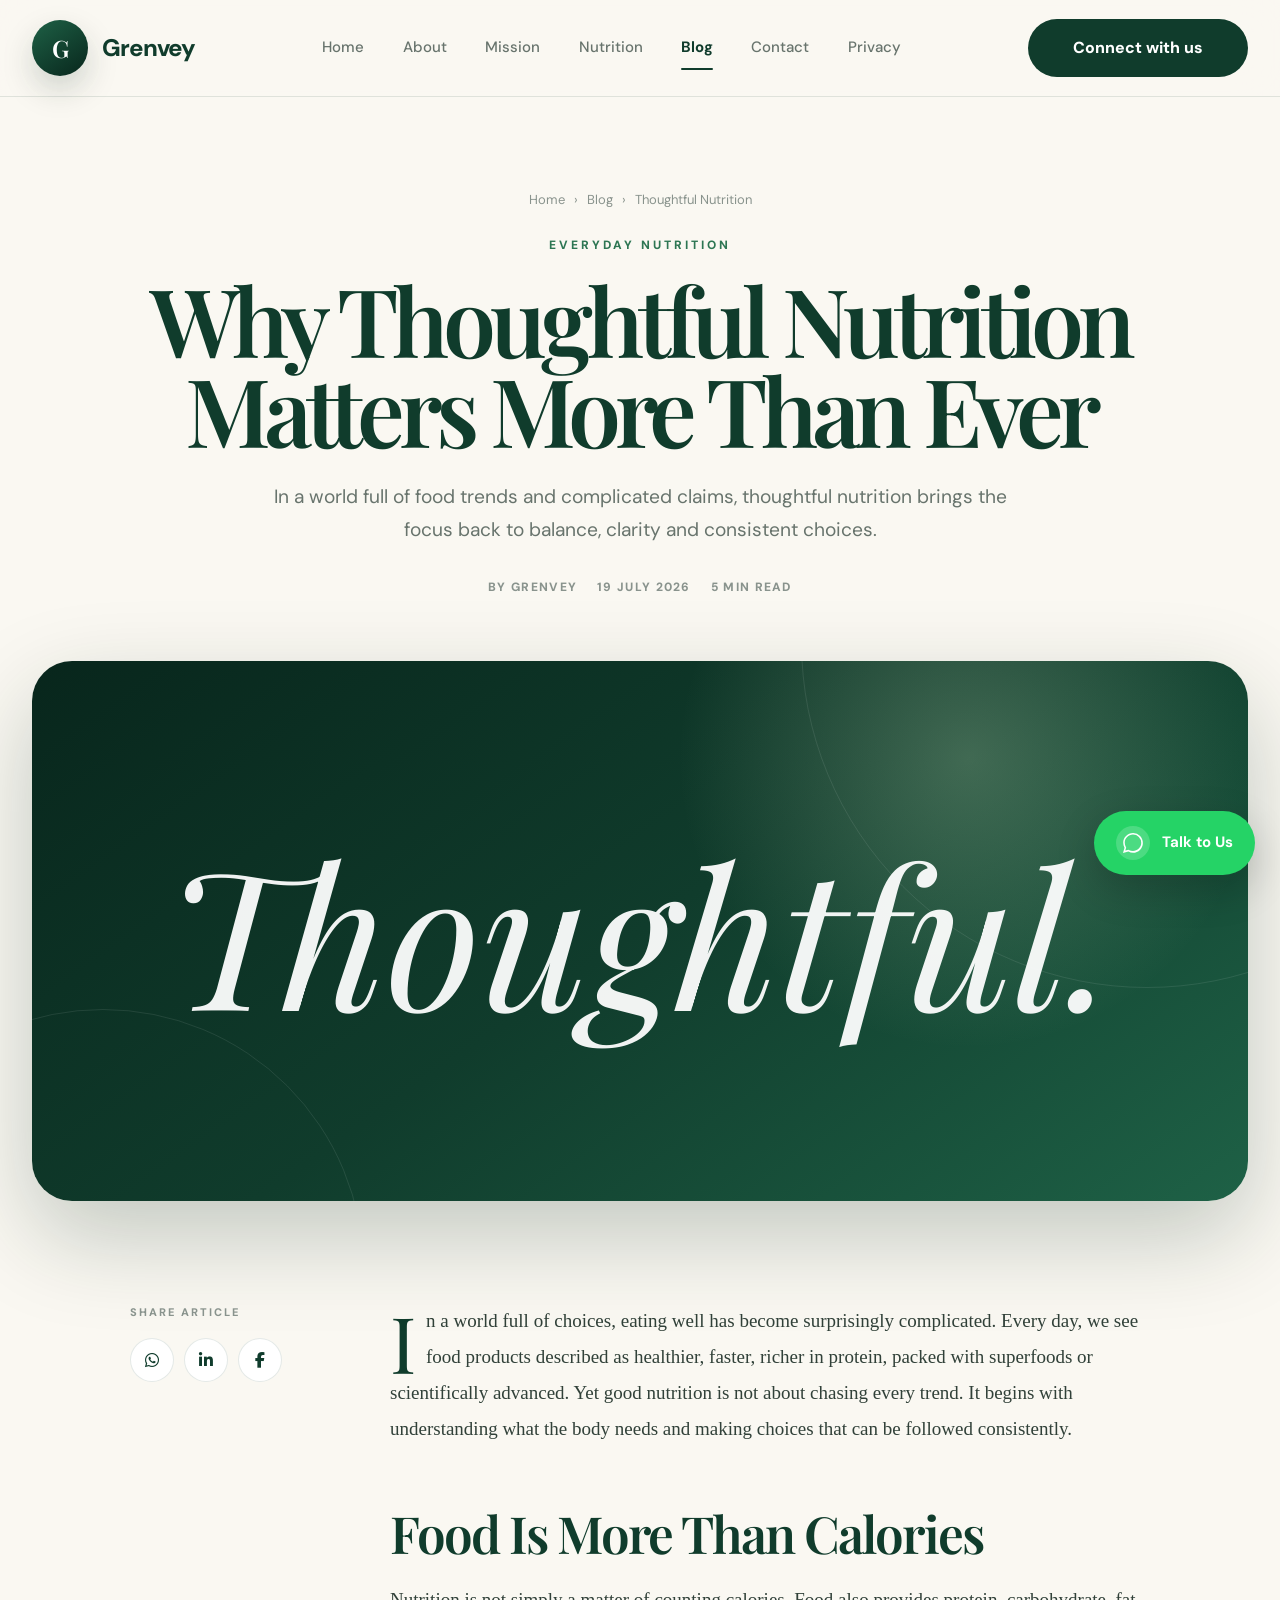
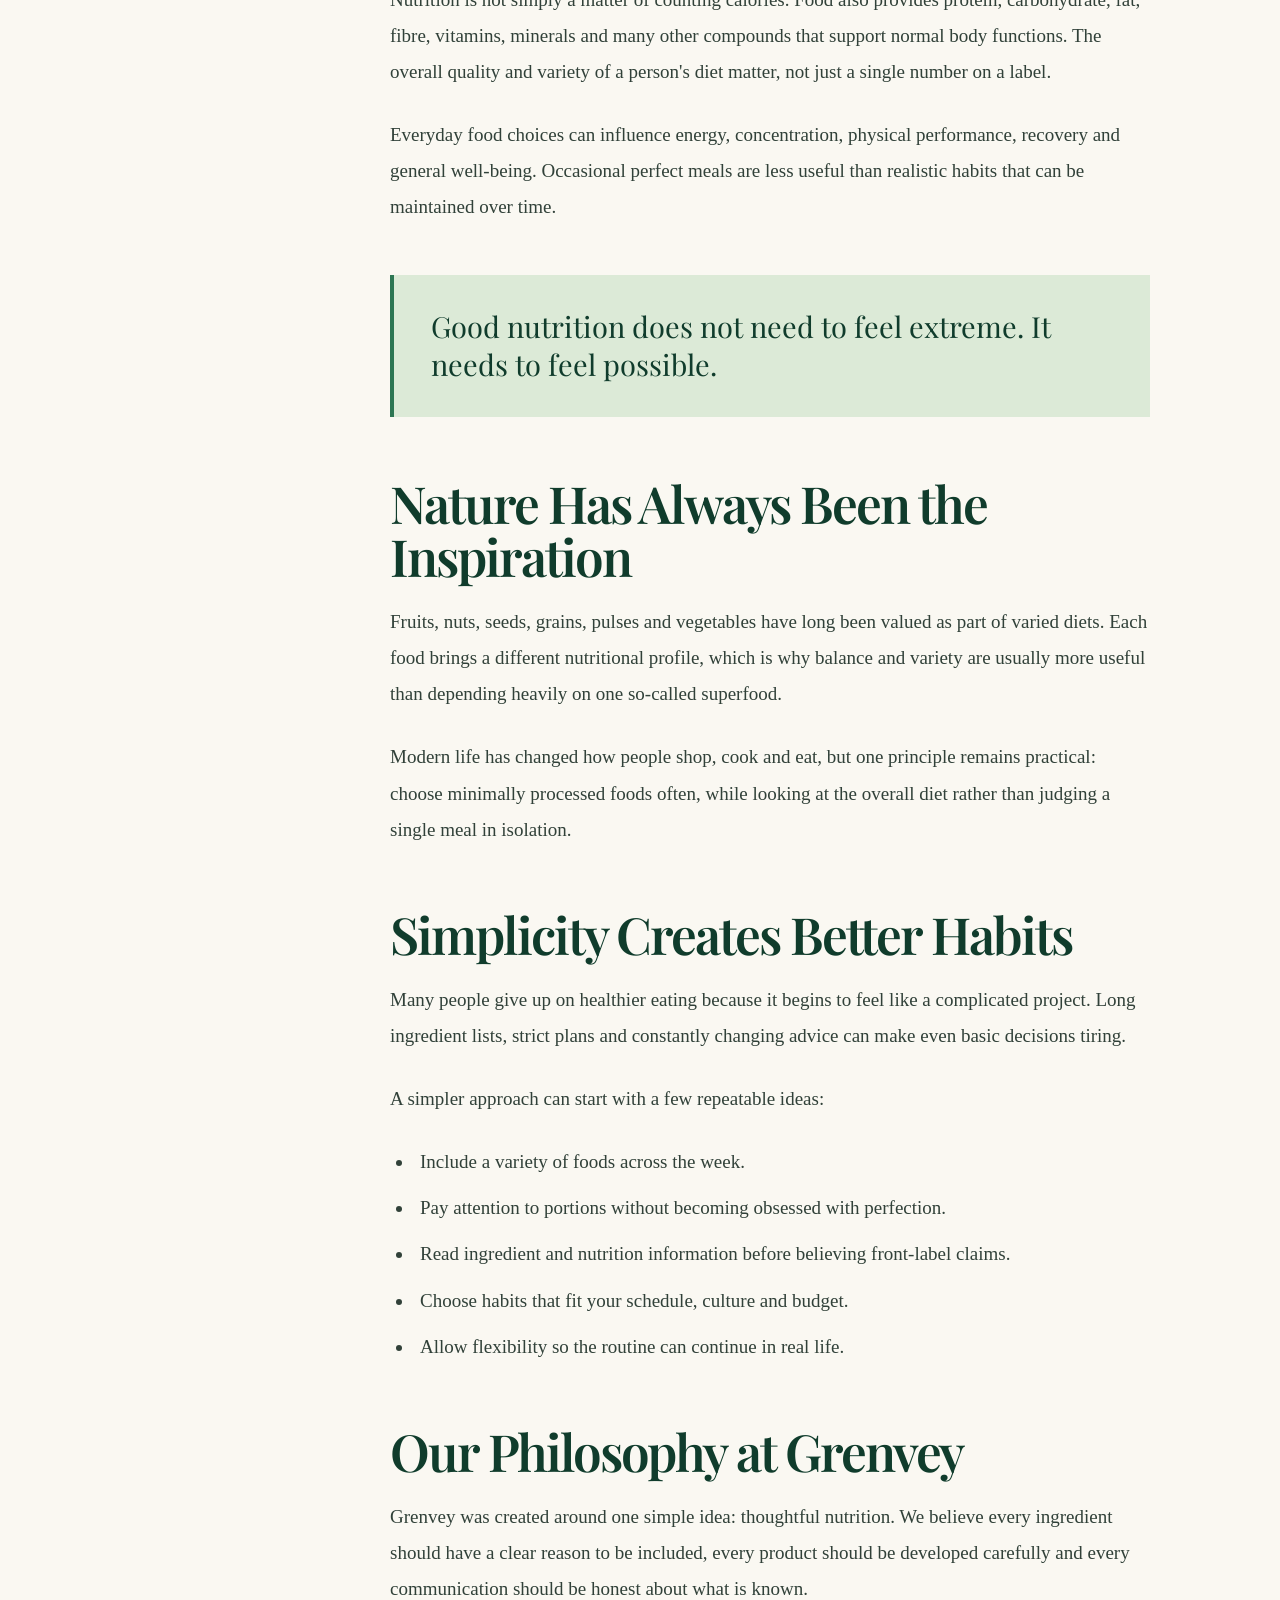
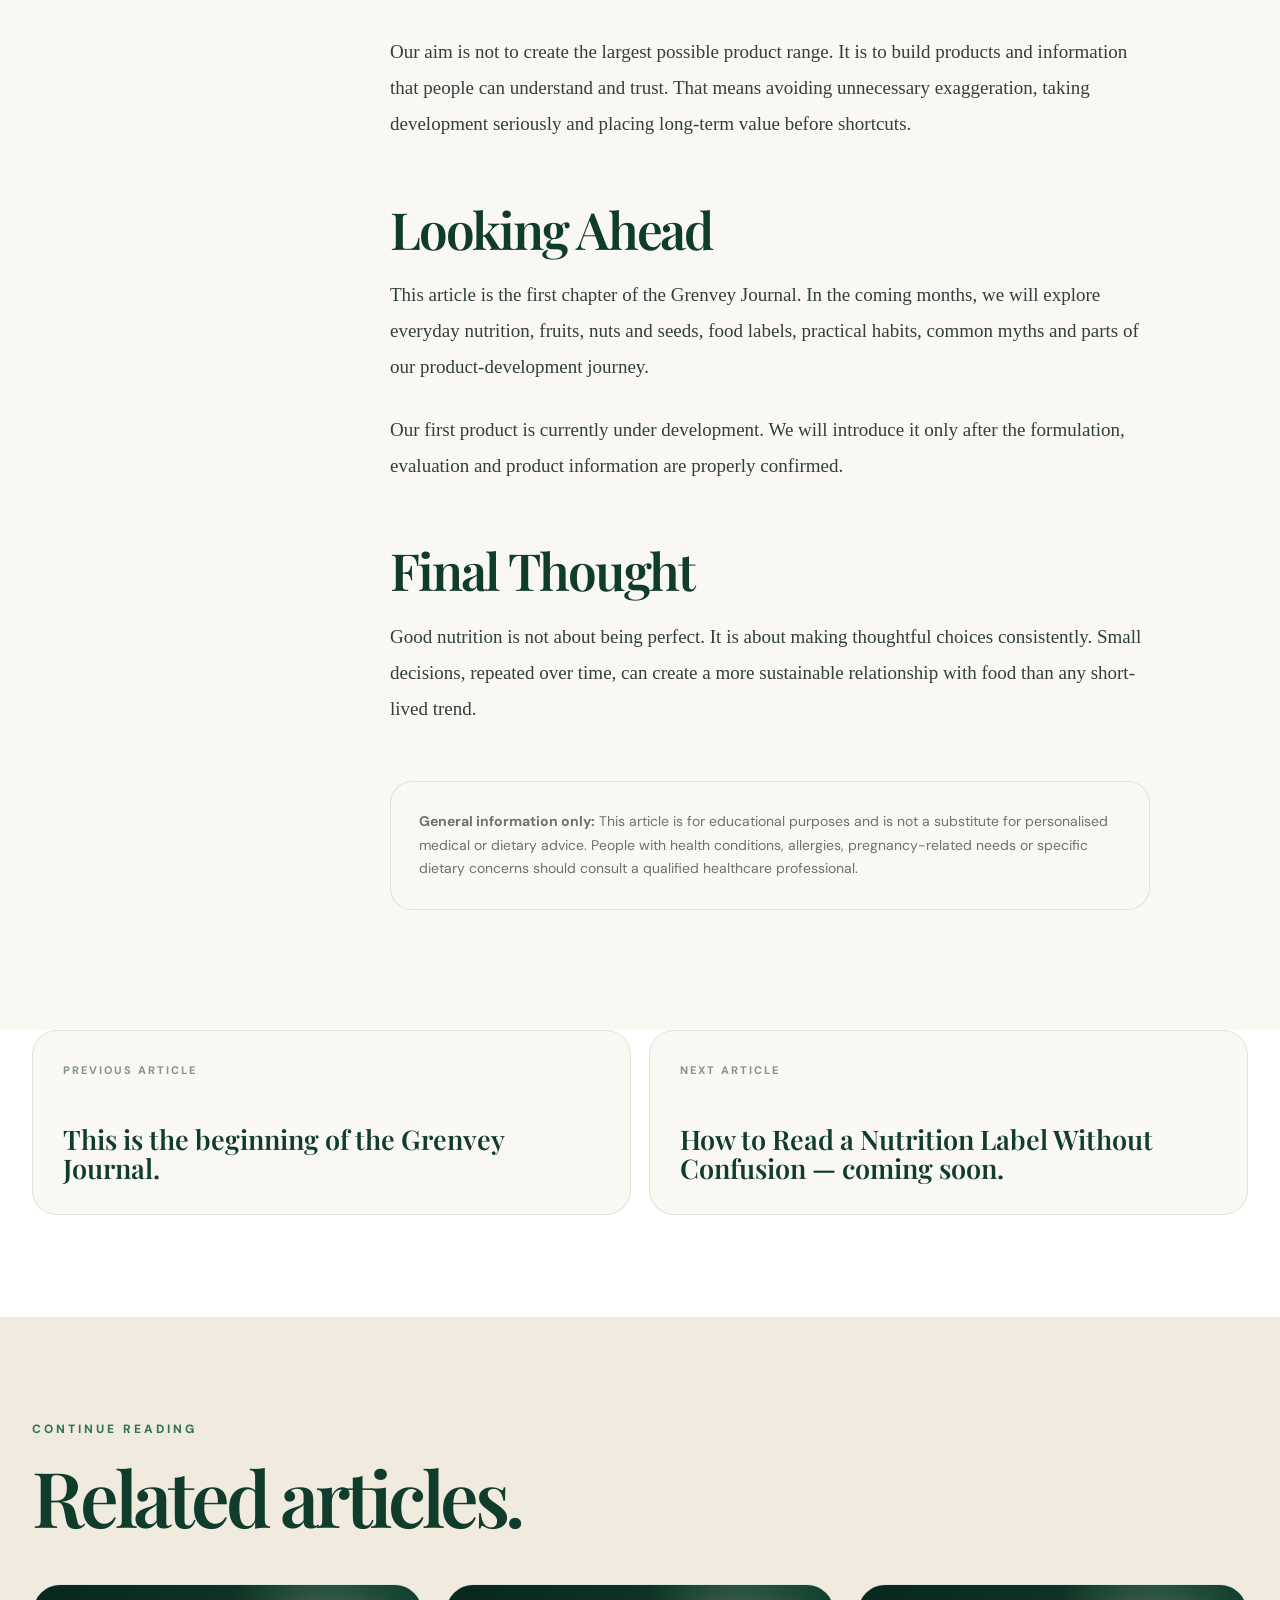
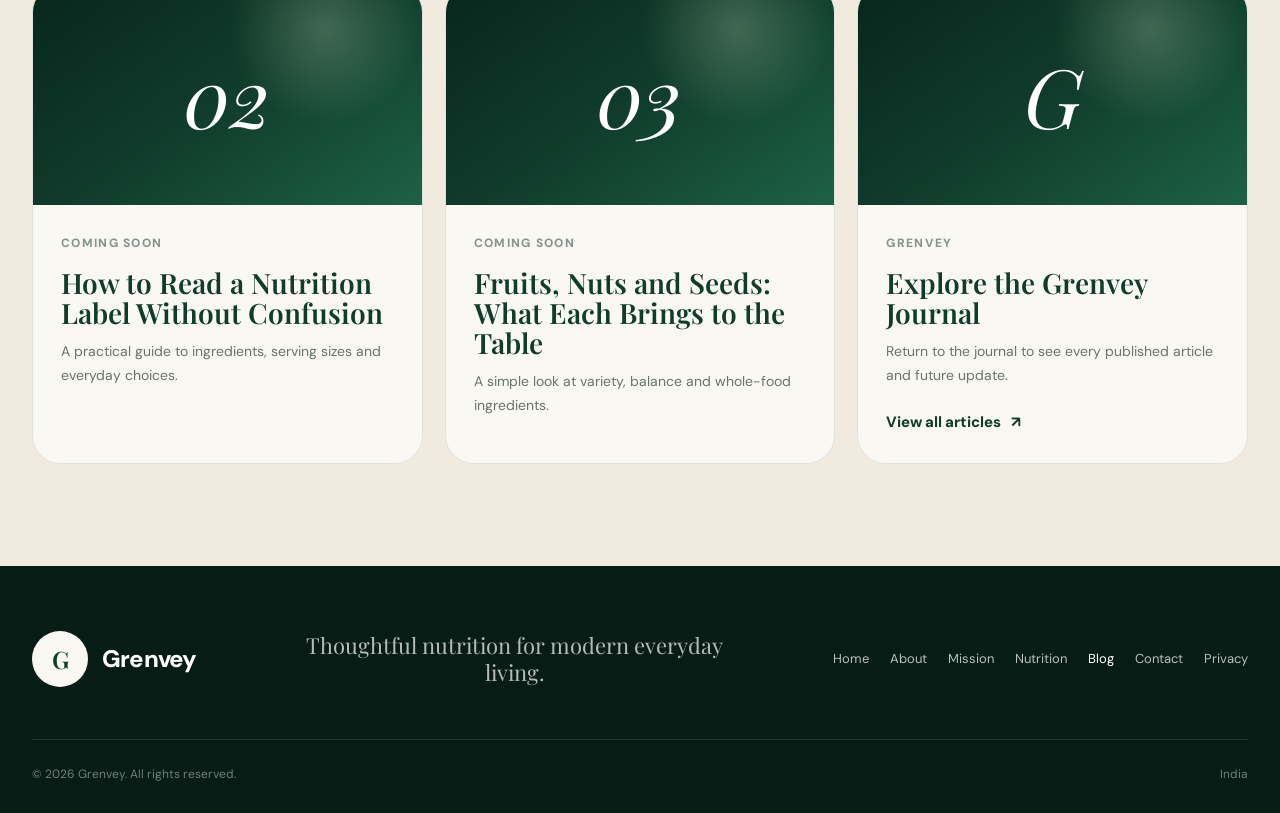
<file: blog/thoughtful-nutrition.html>
<!DOCTYPE html>
<html lang="en">

<head>
  <meta charset="UTF-8">

  <meta
    name="viewport"
    content="width=device-width, initial-scale=1.0"
  >

  <meta
    name="description"
    content="Learn why thoughtful nutrition is about balance, consistency and making informed everyday food choices."
  >

  <meta name="author" content="Grenvey">
  <meta name="theme-color" content="#103c2c">

  <meta
    property="og:title"
    content="Why Thoughtful Nutrition Matters More Than Ever | Grenvey"
  >

  <meta
    property="og:description"
    content="Good nutrition is not about perfection. It is about making thoughtful choices consistently."
  >

  <meta property="og:type" content="article">

  <meta
    property="og:url"
    content="https://grenvey.com/blog/thoughtful-nutrition.html"
  >

  <meta
    property="article:published_time"
    content="2026-07-19"
  >

  <title>
    Why Thoughtful Nutrition Matters More Than Ever | Grenvey
  </title>

  <link
    rel="canonical"
    href="https://grenvey.com/blog/thoughtful-nutrition.html"
  >

  <link
    rel="icon"
    type="image/png"
    href="../images/favicon.png"
  >

  <link
    rel="preconnect"
    href="https://fonts.googleapis.com"
  >

  <link
    rel="preconnect"
    href="https://fonts.gstatic.com"
    crossorigin
  >

  <link
    href="https://fonts.googleapis.com/css2?family=DM+Sans:wght@400;500;600;700;800&family=Playfair+Display:ital,wght@0,600;0,700;1,600&display=swap"
    rel="stylesheet"
  >

  <link
    rel="stylesheet"
    href="https://cdnjs.cloudflare.com/ajax/libs/font-awesome/6.7.2/css/all.min.css"
  >

  <style>
:root {
      --deep: #08261c;
      --forest: #103c2c;
      --forest-light: #1e6146;
      --green: #2d7653;
      --leaf: #bcd8b2;
      --leaf-light: #dcead7;
      --cream: #faf8f2;
      --cream-dark: #f1ebdf;
      --white: #ffffff;
      --text: #17261f;
      --muted: #68746d;
      --soft-muted: #89938d;
      --line: rgba(16, 60, 44, 0.11);
      --line-light: rgba(255, 255, 255, 0.14);
      --gold: #e8be50;
      --almond: #b97843;
      --shadow:
        0 28px 80px rgba(8, 38, 28, 0.12);
      --shadow-dark:
        0 35px 95px rgba(8, 38, 28, 0.23);
      --serif:
        "Playfair Display",
        Georgia,
        "Times New Roman",
        serif;
      --sans:
        "DM Sans",
        Arial,
        sans-serif;
      --page:
        min(1440px, calc(100% - 64px));
    }

    * {
      margin: 0;
      padding: 0;
      box-sizing: border-box;
    }

    html {
      scroll-behavior: smooth;
    }

    body {
      font-family: var(--sans);
      color: var(--text);
      background: var(--cream);
      line-height: 1.7;
      overflow-x: hidden;
      -webkit-font-smoothing: antialiased;
    }

    body::selection {
      color: var(--white);
      background: var(--forest);
    }

    a {
      color: inherit;
      text-decoration: none;
    }

    button {
      font: inherit;
    }

    img,
    svg {
      display: block;
      max-width: 100%;
    }

    /* HEADER */

    .site-header {
      position: sticky;
      top: 0;
      z-index: 1000;
      border-bottom: 1px solid var(--line);
      background: rgba(250, 248, 242, 0.88);
      backdrop-filter: blur(20px);
      -webkit-backdrop-filter: blur(20px);
    }

    .header-inner {
      width: var(--page);
      min-height: 96px;
      margin: auto;
      display: grid;
      grid-template-columns: auto 1fr auto;
      align-items: center;
      gap: 38px;
    }

    .site-brand {
      display: inline-flex;
      align-items: center;
      gap: 14px;
      width: fit-content;
    }

    .brand-circle {
      width: 56px;
      height: 56px;
      display: grid;
      place-items: center;
      border-radius: 50%;
      color: var(--white);
      background:
        linear-gradient(
          145deg,
          var(--forest-light),
          var(--deep)
        );
      font-family: var(--serif);
      font-size: 24px;
      font-weight: 600;
      box-shadow:
        0 14px 32px rgba(8, 38, 28, 0.18);
    }

    .site-brand-name {
      color: var(--forest);
      font-size: 24px;
      font-weight: 800;
      letter-spacing: -0.04em;
    }

    .desktop-nav {
      display: flex;
      justify-content: center;
      align-items: center;
      gap: clamp(24px, 3vw, 44px);
    }

    .desktop-nav a {
      position: relative;
      color: var(--muted);
      font-size: 15px;
      font-weight: 500;
      transition: color 0.25s ease;
    }

    .desktop-nav a::after {
      content: "";
      position: absolute;
      left: 0;
      right: 0;
      bottom: -9px;
      width: 0;
      height: 2px;
      margin: auto;
      border-radius: 999px;
      background: var(--forest);
      transition: width 0.25s ease;
    }

    .desktop-nav a:hover,
    .desktop-nav a.active {
      color: var(--forest);
      font-weight: 700;
    }

    .desktop-nav a:hover::after,
    .desktop-nav a.active::after {
      width: 100%;
    }

    .connect-button {
      min-width: 220px;
      min-height: 58px;
      padding: 0 27px;
      display: inline-flex;
      align-items: center;
      justify-content: center;
      border-radius: 999px;
      color: var(--white);
      background: var(--forest);
      font-size: 16px;
      font-weight: 800;
      transition:
        transform 0.3s ease,
        box-shadow 0.3s ease,
        background 0.3s ease;
    }

    .connect-button:hover {
      transform: translateY(-3px);
      background: var(--forest-light);
      box-shadow:
        0 16px 34px rgba(8, 38, 28, 0.2);
    }

    .menu-button {
      width: 48px;
      height: 48px;
      display: none;
      align-items: center;
      justify-content: center;
      flex-direction: column;
      gap: 5px;
      border: 1px solid var(--line);
      border-radius: 15px;
      background: var(--white);
      cursor: pointer;
    }

    .menu-button span {
      width: 21px;
      height: 2px;
      border-radius: 999px;
      background: var(--forest);
    }

    .mobile-nav {
      display: none;
      width: min(100% - 24px, 700px);
      margin: 0 auto 14px;
      padding: 17px;
      border: 1px solid var(--line);
      border-radius: 22px;
      background: var(--white);
      box-shadow: var(--shadow);
    }

    .mobile-nav.open {
      display: grid;
    }

    .mobile-nav a {
      padding: 13px 14px;
      border-radius: 12px;
      color: var(--forest);
      font-size: 15px;
      font-weight: 700;
    }

    .mobile-nav a:hover,
    .mobile-nav a.active {
      background: var(--leaf-light);
    }

    /* COMMON */

    .page-shell {
      width: var(--page);
      margin: auto;
    }

    .eyebrow {
      margin-bottom: 18px;
      color: var(--green);
      font-size: 12px;
      font-weight: 800;
      letter-spacing: 3px;
      text-transform: uppercase;
    }

    .eyebrow.light {
      color: var(--leaf);
    }

    .section-heading h2 {
      color: var(--forest);
      font-family: var(--serif);
      font-size: clamp(48px, 6vw, 82px);
      font-weight: 600;
      line-height: 1;
      letter-spacing: -0.055em;
    }

    .button {
      min-height: 54px;
      padding: 0 25px;
      display: inline-flex;
      align-items: center;
      justify-content: center;
      gap: 9px;
      border-radius: 999px;
      font-size: 15px;
      font-weight: 800;
      transition:
        transform 0.3s ease,
        box-shadow 0.3s ease,
        background 0.3s ease;
    }

    .button:hover {
      transform: translateY(-3px);
    }

    .button-primary {
      color: var(--white);
      background: var(--forest);
      box-shadow:
        0 16px 35px rgba(8, 38, 28, 0.18);
    }

    .button-primary:hover {
      background: var(--forest-light);
      box-shadow:
        0 20px 42px rgba(8, 38, 28, 0.24);
    }

    .button-light {
      color: var(--forest);
      background: var(--white);
    }

    .text-link {
      display: inline-flex;
      align-items: center;
      gap: 10px;
      color: var(--forest);
      font-size: 15px;
      font-weight: 800;
    }

    .text-link span {
      transition: transform 0.25s ease;
    }

    .text-link:hover span {
      transform: translate(4px, -4px);
    }

    /* HERO */

    .hero-section {
      position: relative;
      overflow: hidden;
      padding: 42px 0 100px;
    }

    .hero-section::before {
      content: "";
      position: absolute;
      width: 500px;
      height: 500px;
      left: -230px;
      top: -90px;
      border-radius: 50%;
      background: rgba(188, 216, 178, 0.25);
      filter: blur(9px);
    }

    .hero-grid {
      position: relative;
      z-index: 2;
      min-height: 760px;
      display: grid;
      grid-template-columns:
        minmax(0, 0.94fr)
        minmax(500px, 1.06fr);
      align-items: center;
      gap: clamp(55px, 7vw, 110px);
    }

    .hero-kicker {
      display: inline-flex;
      align-items: center;
      gap: 13px;
      margin-bottom: 27px;
      color: var(--green);
      font-size: 12px;
      font-weight: 800;
      letter-spacing: 3px;
      text-transform: uppercase;
    }

    .hero-kicker::before {
      content: "";
      width: 44px;
      height: 1px;
      background: var(--green);
    }

    .hero-copy h1 {
      max-width: 760px;
      font-family: var(--serif);
      font-size: clamp(70px, 7.4vw, 122px);
      font-weight: 600;
      line-height: 0.9;
      letter-spacing: -0.065em;
    }

    .hero-copy h1 span {
      display: block;
      color: var(--green);
      font-style: italic;
    }

    .hero-intro {
      max-width: 650px;
      margin-top: 32px;
      color: var(--muted);
      font-size: clamp(17px, 1.3vw, 20px);
    }

    .hero-actions {
      display: flex;
      flex-wrap: wrap;
      align-items: center;
      gap: 26px;
      margin-top: 35px;
    }

    .down-link {
      display: inline-flex;
      align-items: center;
      gap: 12px;
      color: var(--forest);
      font-size: 15px;
      font-weight: 800;
    }

    .down-link span {
      transition: transform 0.25s ease;
    }

    .down-link:hover span {
      transform: translateY(5px);
    }

    .hero-meta {
      max-width: 610px;
      margin-top: 54px;
      padding-top: 24px;
      display: grid;
      grid-template-columns: 1fr 1fr;
      gap: 30px;
      border-top: 1px solid var(--line);
    }

    .hero-meta div {
      display: grid;
      gap: 4px;
    }

    .hero-meta span {
      color: var(--soft-muted);
      font-size: 11px;
      font-weight: 800;
      letter-spacing: 2px;
      text-transform: uppercase;
    }

    .hero-meta strong {
      color: var(--forest);
      font-size: 15px;
    }

    /* PREMIUM FOOD VISUAL */

    .hero-visual {
      position: relative;
      min-height: 790px;
    }

    .visual-panel {
      position: absolute;
      inset: 0 40px 190px 0;
      overflow: hidden;
      border-radius: 40px;
      color: var(--white);
      background:
        radial-gradient(
          circle at 78% 20%,
          rgba(188, 216, 178, 0.28),
          transparent 27%
        ),
        linear-gradient(
          145deg,
          var(--deep),
          var(--forest) 60%,
          var(--forest-light)
        );
      box-shadow: var(--shadow-dark);
    }

    .visual-panel::before,
    .visual-panel::after {
      content: "";
      position: absolute;
      border-radius: 50%;
      border: 1px solid rgba(255, 255, 255, 0.08);
    }

    .visual-panel::before {
      width: 520px;
      height: 520px;
      right: -160px;
      top: 80px;
    }

    .visual-panel::after {
      width: 680px;
      height: 680px;
      right: -260px;
      bottom: -430px;
    }

    .visual-copy {
      position: absolute;
      z-index: 4;
      left: 50px;
      top: 55px;
      max-width: 410px;
    }

    .visual-copy span {
      display: block;
      margin-bottom: 15px;
      color: var(--leaf);
      font-size: 12px;
      font-weight: 800;
      letter-spacing: 3px;
      text-transform: uppercase;
    }

    .visual-copy strong {
      display: block;
      font-family: var(--serif);
      font-size: clamp(48px, 4.6vw, 75px);
      font-weight: 600;
      line-height: 0.98;
      letter-spacing: -0.055em;
    }

    .food-piece {
      position: absolute;
      z-index: 3;
      filter:
        drop-shadow(
          0 25px 30px rgba(0, 0, 0, 0.24)
        );
      animation:
        foodFloat 6s ease-in-out infinite;
      pointer-events: none;
    }

    .banana {
      width: 220px;
      height: 135px;
      right: 20px;
      top: 55px;
      transform: rotate(-12deg);
    }

    .almond {
      width: 100px;
      height: 145px;
      left: 48px;
      bottom: 125px;
      transform: rotate(-17deg);
      animation-delay: -1.4s;
    }

    .walnut {
      width: 165px;
      height: 145px;
      left: 46%;
      top: 50%;
      transform:
        translate(-50%, -50%)
        rotate(-8deg);
      animation-delay: -2.2s;
    }

    .dates {
      width: 150px;
      height: 120px;
      right: 25px;
      bottom: 100px;
      animation-delay: -3s;
    }

    .pistachio {
      width: 145px;
      height: 110px;
      left: 90px;
      top: 265px;
      animation-delay: -3.8s;
    }

    .seeds {
      width: 135px;
      height: 100px;
      right: 170px;
      bottom: 40px;
      animation-delay: -4.5s;
    }

    @keyframes foodFloat {
      0%,
      100% {
        translate: 0 0;
      }

      50% {
        translate: 0 -17px;
      }
    }

    .visual-footer {
      position: absolute;
      z-index: 4;
      left: 50px;
      right: 50px;
      bottom: 34px;
      display: flex;
      justify-content: space-between;
      color: rgba(255, 255, 255, 0.56);
      font-size: 11px;
      font-weight: 800;
      letter-spacing: 2px;
      text-transform: uppercase;
    }

 .hero-statement {
  position: absolute;
  z-index: 7;
  width: min(560px, 92%);
  right: 0;
  bottom: 20px;
  padding: 24px 28px;
  display: grid;
  grid-template-columns: auto 1fr;
  gap: 18px;
  border: 1px solid rgba(16, 60, 44, 0.1);
  background: rgba(250, 248, 242, 0.98);
  box-shadow: 0 22px 58px rgba(8, 38, 28, 0.14);
  backdrop-filter: blur(14px);
}

    .hero-statement span {
      color: var(--green);
      font-size: 12px;
      font-weight: 800;
    }

    .hero-statement p {
      color: var(--muted);
      font-size: 14px;
      line-height: 1.6;
    }

    /* BRAND STRIP */

    .brand-strip {
  width: 100%;
  overflow: hidden;
  color: rgba(255, 255, 255, 0.78);
  background: var(--deep);
}

.brand-marquee {
  width: 100%;
  overflow: hidden;
}

.brand-strip-track {
  width: max-content;
  min-height: 74px;
  display: flex;
  align-items: center;
  gap: 70px;
  padding-left: 40px;
  white-space: nowrap;

  animation: marqueeMove 24s linear infinite;
}

.brand-strip-track span {
  font-family: var(--serif);
  font-size: clamp(19px, 1.8vw, 28px);
  color: rgba(255, 255, 255, 0.82);
}

.brand-strip-track i {
  color: var(--leaf);
  font-family: var(--sans);
  font-size: 9px;
  font-style: normal;
}

@keyframes marqueeMove {
  from {
    transform: translateX(-50%);
  }

  to {
    transform: translateX(0);
  }
}

.brand-strip:hover .brand-strip-track {
  animation-play-state: paused;
}

    /* PHILOSOPHY */

    .philosophy-section {
      padding: 145px 0;
      background: var(--white);
    }

    .philosophy-grid {
      display: grid;
      grid-template-columns: 1.15fr 0.65fr;
      gap: clamp(60px, 9vw, 150px);
      align-items: start;
    }

    .philosophy-copy h2 {
      max-width: 950px;
      color: var(--forest);
      font-family: var(--serif);
      font-size: clamp(54px, 6.5vw, 96px);
      font-weight: 600;
      line-height: 0.99;
      letter-spacing: -0.06em;
    }

    .philosophy-copy h2 em {
      display: block;
      color: var(--green);
      font-style: italic;
    }

    .philosophy-side {
      padding-top: 55px;
    }

    .philosophy-side p {
      margin-bottom: 21px;
      color: var(--muted);
      font-size: 17px;
    }

    /* PRINCIPLES */

    .principles-section {
      padding: 135px 0;
      background: var(--cream-dark);
    }

    .principles-head {
      display: flex;
      align-items: end;
      justify-content: space-between;
      gap: 60px;
    }

    .principles-head p:last-child {
      max-width: 430px;
      margin-bottom: 10px;
      color: var(--muted);
    }

    .principles-grid {
      margin-top: 62px;
      display: grid;
      grid-template-columns: repeat(3, 1fr);
      gap: 20px;
    }

    .principle-card {
      min-height: 430px;
      padding: 32px;
      display: flex;
      flex-direction: column;
      border: 1px solid var(--line);
      border-radius: 30px;
      background: rgba(255, 255, 255, 0.68);
      transition:
        transform 0.35s ease,
        box-shadow 0.35s ease,
        color 0.35s ease,
        background 0.35s ease;
    }

    .principle-card:hover {
      transform: translateY(-10px);
      color: var(--white);
      background: var(--forest);
      box-shadow: var(--shadow);
    }

    .principle-number {
      color: var(--green);
      font-size: 12px;
      font-weight: 800;
    }

    .principle-icon {
      width: 72px;
      height: 72px;
      margin: 62px 0 35px;
      display: grid;
      place-items: center;
      border: 1px solid currentColor;
      border-radius: 50%;
      font-size: 25px;
      opacity: 0.82;
    }

    .principle-card h3 {
      margin-top: auto;
      margin-bottom: 14px;
      font-family: var(--serif);
      font-size: 29px;
      font-weight: 600;
      line-height: 1.12;
    }

    .principle-card p {
      color: var(--muted);
      font-size: 15px;
    }

    .principle-card:hover p,
    .principle-card:hover .principle-number {
      color: rgba(255, 255, 255, 0.68);
    }

    /* STORY */

    .story-section {
      display: grid;
      grid-template-columns: 0.95fr 1.05fr;
      min-height: 760px;
      background: var(--deep);
    }

    .story-art {
      padding: 75px;
      display: grid;
      place-items: center;
      background:
        linear-gradient(
          145deg,
          #e5ddcf,
          #cbb99e
        );
    }

    .story-card {
      position: relative;
      width: min(500px, 90%);
      min-height: 570px;
      padding: 38px;
      overflow: hidden;
      display: flex;
      flex-direction: column;
      justify-content: space-between;
      color: var(--deep);
      background: rgba(255, 255, 255, 0.66);
      border: 1px solid rgba(255, 255, 255, 0.72);
      box-shadow: var(--shadow-dark);
    }

    .story-card::before {
      content: "";
      position: absolute;
      width: 380px;
      height: 380px;
      right: -130px;
      top: -135px;
      border: 1px solid rgba(8, 38, 28, 0.13);
      border-radius: 50%;
      box-shadow:
        0 0 0 60px rgba(8, 38, 28, 0.035),
        0 0 0 120px rgba(8, 38, 28, 0.025);
    }

    .story-letter {
      position: relative;
      z-index: 2;
      font-family: var(--serif);
      font-size: 160px;
      font-weight: 600;
      line-height: 1;
    }

    .story-card p {
      position: relative;
      z-index: 2;
      font-family: var(--serif);
      font-size: 32px;
      line-height: 1.15;
    }

    .story-copy {
      padding: clamp(75px, 9vw, 135px);
      display: flex;
      flex-direction: column;
      justify-content: center;
      color: var(--white);
    }

    .story-copy h2 {
      max-width: 740px;
      margin-bottom: 28px;
      font-family: var(--serif);
      font-size: clamp(52px, 5.5vw, 88px);
      font-weight: 600;
      line-height: 0.99;
      letter-spacing: -0.055em;
    }

    .story-copy p {
      max-width: 660px;
      margin-bottom: 20px;
      color: rgba(255, 255, 255, 0.66);
    }

    .story-copy .button {
      width: fit-content;
      margin-top: 18px;
    }

    /* DEVELOPMENT */

    .development-section {
      padding: 140px 0;
      background: var(--white);
    }

    .development-head {
      display: flex;
      align-items: end;
      justify-content: space-between;
      gap: 50px;
    }

    .development-head > div {
      max-width: 930px;
    }

    .development-badge {
      min-height: 40px;
      padding: 0 16px;
      display: inline-flex;
      align-items: center;
      border: 1px solid #b7d1c0;
      border-radius: 999px;
      color: var(--forest);
      background: var(--leaf-light);
      font-size: 12px;
      font-weight: 800;
      white-space: nowrap;
    }

    .development-list {
      margin-top: 65px;
      border-top: 1px solid var(--line);
    }

    .development-step {
      display: grid;
      grid-template-columns: 70px 1fr auto;
      align-items: center;
      gap: 28px;
      padding: 30px 0;
      border-bottom: 1px solid var(--line);
      transition: padding 0.3s ease;
    }

    .development-step:hover {
      padding-left: 15px;
      padding-right: 15px;
    }

    .development-step > span {
      color: var(--green);
      font-size: 12px;
      font-weight: 800;
    }

    .development-step h3 {
      margin-bottom: 5px;
      color: var(--forest);
      font-family: var(--serif);
      font-size: 25px;
      font-weight: 600;
    }

    .development-step p {
      color: var(--muted);
      font-size: 14px;
    }

    .step-status {
      font-size: 11px;
      font-weight: 800;
      letter-spacing: 1px;
      text-transform: uppercase;
    }

    .complete {
      color: var(--green);
    }

    .in-progress {
      color: #a87230;
    }

    .upcoming {
      color: var(--soft-muted);
    }

    /* CONTACT */

    .contact-section {
      padding: 35px 0 130px;
      background: var(--white);
    }

    .contact-card {
      position: relative;
      overflow: hidden;
      min-height: 570px;
      padding: clamp(60px, 8vw, 110px);
      display: grid;
      grid-template-columns: 1.05fr 0.95fr;
      align-items: center;
      gap: 70px;
      border-radius: 42px;
      color: var(--white);
      background:
        radial-gradient(
          circle at 85% 15%,
          rgba(188, 216, 178, 0.25),
          transparent 27%
        ),
        linear-gradient(
          135deg,
          var(--deep),
          var(--forest-light)
        );
      box-shadow: var(--shadow-dark);
    }

    .contact-card::before,
    .contact-card::after {
      content: "";
      position: absolute;
      border: 1px solid rgba(255, 255, 255, 0.08);
      border-radius: 50%;
    }

    .contact-card::before {
      width: 520px;
      height: 520px;
      left: -220px;
      bottom: -330px;
    }

    .contact-card::after {
      width: 680px;
      height: 680px;
      right: -300px;
      top: -390px;
    }

    .contact-copy,
    .contact-actions {
      position: relative;
      z-index: 2;
    }

    .contact-copy h2 {
      max-width: 720px;
      margin-bottom: 22px;
      font-family: var(--serif);
      font-size: clamp(52px, 6vw, 92px);
      font-weight: 600;
      line-height: 0.98;
      letter-spacing: -0.055em;
    }

    .contact-copy p:not(.eyebrow) {
      max-width: 650px;
      color: rgba(255, 255, 255, 0.68);
      font-size: 17px;
    }

    .social-title {
      margin-bottom: 18px;
      color: var(--leaf);
      font-size: 12px;
      font-weight: 800;
      letter-spacing: 2px;
      text-transform: uppercase;
    }

    .social-links {
      display: flex;
      flex-wrap: wrap;
      gap: 14px;
    }

    .social-links a {
      width: 58px;
      height: 58px;
      display: grid;
      place-items: center;
      border: 1px solid rgba(255, 255, 255, 0.24);
      border-radius: 50%;
      color: var(--white);
      background: rgba(255, 255, 255, 0.06);
      font-size: 21px;
      transition:
        transform 0.3s ease,
        color 0.3s ease,
        background 0.3s ease;
    }

    .social-links a:hover {
      transform: translateY(-5px);
      color: var(--forest);
      background: var(--white);
    }

    /* FOOTER */

    .site-footer {
      padding: 65px 0 28px;
      color: rgba(255, 255, 255, 0.7);
      background: #061c14;
    }

    .footer-main {
      width: var(--page);
      margin: auto;
      padding-bottom: 52px;
      display: grid;
      grid-template-columns: auto 1fr auto;
      align-items: center;
      gap: 50px;
    }

    .footer-brand {
      display: inline-flex;
      align-items: center;
      gap: 14px;
      color: var(--white);
      font-size: 24px;
      font-weight: 800;
      letter-spacing: -0.8px;
      white-space: nowrap;
    }

    .footer-brand .brand-circle {
      color: var(--forest);
      background: var(--cream);
      box-shadow: none;
    }

    .footer-message {
      max-width: 430px;
      margin: auto;
      font-family: var(--serif);
      font-size: 22px;
      text-align: center;
      line-height: 1.25;
    }

    .footer-links {
      display: flex;
      flex-wrap: wrap;
      justify-content: flex-end;
      gap: 21px;
      font-size: 13px;
    }

    .footer-links a,
    .footer-links a:visited {
      color: rgba(255, 255, 255, 0.72);
    }

    .footer-links a:hover,
    .footer-links a.active {
      color: var(--white);
    }

    .footer-bottom {
      width: var(--page);
      margin: auto;
      padding-top: 24px;
      display: flex;
      justify-content: space-between;
      gap: 30px;
      border-top: 1px solid rgba(255, 255, 255, 0.1);
    }

    .footer-bottom p {
      color: rgba(255, 255, 255, 0.43);
      font-size: 12px;
    }

    /* REVEAL */

    .reveal {
      opacity: 0;
      transform: translateY(28px);
      transition:
        opacity 0.85s ease,
        transform 0.85s ease;
    }

    .reveal.visible {
      opacity: 1;
      transform: translateY(0);
    }

    /* TABLET */

    @media (max-width: 1050px) {
      .header-inner {
        width: min(100% - 34px, 1440px);
        grid-template-columns: auto 1fr;
      }

      .desktop-nav {
        justify-content: flex-end;
      }

      .connect-button {
        display: none;
      }

      .hero-grid {
        grid-template-columns: 1fr;
      }

      .hero-copy {
        max-width: 900px;
      }

      .hero-visual {
        min-height: 700px;
      }

      .philosophy-grid {
        grid-template-columns: 1fr;
      }

      .philosophy-side {
        max-width: 720px;
        padding-top: 0;
      }

      .principles-grid {
        grid-template-columns: 1fr;
      }

      .principle-card {
        min-height: 340px;
      }

      .story-section {
        grid-template-columns: 1fr;
      }

      .story-art {
        min-height: 690px;
      }

      .contact-card {
        grid-template-columns: 1fr;
      }

      .footer-main {
        grid-template-columns: 1fr;
        justify-items: start;
      }

      .footer-message {
        margin: 0;
        text-align: left;
      }

      .footer-links {
        justify-content: flex-start;
      }
    }

    /* MOBILE */

    @media (max-width: 720px) {
      :root {
        --page:
          min(100% - 24px, 1440px);
      }

      .header-inner {
        min-height: 76px;
        grid-template-columns: auto auto;
      }

      .site-brand {
        gap: 10px;
      }

      .brand-circle {
        width: 46px;
        height: 46px;
        font-size: 20px;
      }

      .site-brand-name {
        font-size: 21px;
      }

      .desktop-nav {
        display: none;
      }

      .menu-button {
        display: flex;
        justify-self: end;
      }

      .hero-section {
        padding-top: 30px;
        padding-bottom: 80px;
      }

      .hero-grid {
        display: block;
        min-height: auto;
      }

      .hero-kicker {
        margin-top: 20px;
        font-size: 10px;
        letter-spacing: 2px;
      }

      .hero-copy h1 {
        font-size: clamp(59px, 16vw, 82px);
      }

      .hero-intro {
        margin-top: 25px;
        font-size: 17px;
      }

      .hero-actions {
        align-items: flex-start;
        flex-direction: column;
        gap: 19px;
      }

      .hero-actions .button {
        width: 100%;
      }

      .hero-meta {
        grid-template-columns: 1fr;
        gap: 18px;
        margin-top: 42px;
      }

      .hero-visual {
        min-height: 720px;
        margin-top: 55px;
      }

      .visual-panel {
        inset: 0 10px 190px 0;
        border-radius: 28px;
      }

      .visual-copy {
        left: 25px;
        top: 32px;
      }

      .visual-copy strong {
        max-width: 300px;
        font-size: 48px;
      }

      .banana {
        width: 165px;
        height: 105px;
        right: -5px;
        top: 115px;
      }

      .almond {
        width: 75px;
        height: 115px;
        left: 20px;
        bottom: 105px;
      }

      .walnut {
        width: 130px;
        height: 120px;
      }

      .dates {
        width: 115px;
        height: 95px;
      }

      .pistachio {
        width: 110px;
        height: 90px;
        left: 35px;
        top: 270px;
      }

      .seeds {
        width: 105px;
        height: 80px;
        right: 100px;
      }

      .visual-footer {
        left: 25px;
        right: 25px;
      }

      .hero-statement {
  width: 100%;
  right: 0;
  bottom: 15px;
  padding: 20px;
}

      .brand-strip-track {
        justify-content: flex-start;
        overflow-x: auto;
        padding: 0 22px;
      }

      .philosophy-section,
      .principles-section,
      .development-section {
        padding: 90px 0;
      }

      .philosophy-copy h2 {
        font-size: 50px;
      }

      .principles-head,
      .development-head {
        align-items: flex-start;
        flex-direction: column;
      }

      .section-heading h2 {
        font-size: 50px;
      }

      .principles-grid {
        margin-top: 42px;
      }

      .principle-card {
        min-height: 370px;
        padding: 27px;
      }

      .story-art {
        min-height: 580px;
        padding: 40px 22px;
      }

      .story-card {
        min-height: 480px;
      }

      .story-letter {
        font-size: 112px;
      }

      .story-card p {
        font-size: 26px;
      }

      .story-copy {
        padding: 82px 24px;
      }

      .story-copy h2 {
        font-size: 52px;
      }

      .development-list {
        margin-top: 45px;
      }

      .development-step {
        grid-template-columns: 37px 1fr;
        gap: 15px;
      }

      .step-status {
        grid-column: 2;
        justify-self: start;
      }

      .contact-section {
        padding-bottom: 80px;
      }

      .contact-card {
        min-height: auto;
        padding: 70px 25px;
        gap: 45px;
        border-radius: 28px;
      }

      .contact-copy h2 {
        font-size: 51px;
      }

      .footer-main,
      .footer-bottom {
        width: min(100% - 40px, 1440px);
      }

      .footer-main {
        gap: 35px;
      }

      .footer-links {
        display: grid;
        grid-template-columns: repeat(2, 1fr);
        width: 100%;
      }

      .footer-bottom {
        align-items: flex-start;
        flex-direction: column;
        gap: 8px;
      }
    }

    @media (prefers-reduced-motion: reduce) {
      html {
        scroll-behavior: auto;
      }

      .reveal {
        opacity: 1;
        transform: none;
        transition: none;
      }

      * {
        animation-duration: 0.01ms !important;
        animation-iteration-count: 1 !important;
        transition-duration: 0.01ms !important;
      }
    }
       /* WhatsApp Floating Button */

.whatsapp-float{

position:fixed;

right:25px;

bottom:25px;

display:flex;

align-items:center;

gap:12px;

padding:15px 22px;

background:#25D366;

color:#fff;

text-decoration:none;

border-radius:999px;

font-size:15px;

font-weight:700;

box-shadow:0 14px 40px rgba(0,0,0,.20);

transition:.3s;

z-index:9999;

animation:whatsappPulse 2s infinite;

}

.whatsapp-float:hover{

background:#20bf5a;

transform:translateY(-4px);

color:#fff;

}

.whatsapp-float:visited{

color:#fff;

text-decoration:none;

}

.whatsapp-icon{

display:flex;

align-items:center;

justify-content:center;

width:34px;

height:34px;

border-radius:50%;

background:rgba(255,255,255,.18);

}

.whatsapp-icon svg{

width:20px;

height:20px;

fill:#fff;

}

@keyframes whatsappPulse{

0%{

box-shadow:0 0 0 0 rgba(37,211,102,.45);

}

70%{

box-shadow:0 0 0 18px rgba(37,211,102,0);

}

100%{

box-shadow:0 0 0 0 rgba(37,211,102,0);

}

}

@media(max-width:768px){

.whatsapp-float{

right:18px;

bottom:18px;

padding:14px 18px;

font-size:14px;

}

}
@media (max-width:768px){

.whatsapp-float span:last-child{
    display:none;
}

.whatsapp-float{
    width:60px;
    height:60px;
    padding:0;
    border-radius:50%;
    justify-content:center;
}

.whatsapp-icon{
    margin:0;
}

}

/* BLOG SYSTEM */
.blog-hero{padding:100px 0 85px;color:#fff;background:linear-gradient(135deg,var(--deep),var(--forest-light));overflow:hidden}.blog-hero h1{max-width:900px;font-family:var(--serif);font-size:clamp(62px,7vw,108px);font-weight:600;line-height:.95;letter-spacing:-.06em}.blog-hero h1 em{color:var(--leaf);font-style:italic}.blog-hero p:not(.eyebrow){max-width:700px;margin-top:26px;color:rgba(255,255,255,.7);font-size:18px}.featured-post-section,.articles-section,.related-section{padding:105px 0;background:var(--white)}.featured-post{display:grid;grid-template-columns:1.05fr .95fr;overflow:hidden;min-height:550px;border:1px solid var(--line);border-radius:38px;background:var(--cream);box-shadow:var(--shadow)}.featured-visual,.article-card-visual,.article-cover{background:radial-gradient(circle at 75% 20%,rgba(188,216,178,.28),transparent 28%),linear-gradient(145deg,var(--deep),var(--forest),var(--forest-light));color:#fff}.featured-visual{min-height:500px;display:grid;place-items:center;font-family:var(--serif);font-size:220px;font-style:italic}.featured-copy{padding:clamp(45px,6vw,80px);display:flex;flex-direction:column;justify-content:center}.post-meta{display:flex;flex-wrap:wrap;gap:12px 20px;color:var(--soft-muted);font-size:12px;font-weight:800;letter-spacing:1.3px;text-transform:uppercase}.featured-copy h2{margin:22px 0 18px;color:var(--forest);font-family:var(--serif);font-size:clamp(42px,4.5vw,66px);font-weight:600;line-height:1;letter-spacing:-.05em}.featured-copy p{margin-bottom:28px;color:var(--muted)}.article-grid{margin-top:50px;display:grid;grid-template-columns:repeat(3,1fr);gap:22px}.article-card{overflow:hidden;border:1px solid var(--line);border-radius:28px;background:var(--cream);transition:.3s}.article-card:hover{transform:translateY(-8px);box-shadow:var(--shadow)}.article-card-visual{min-height:220px;display:grid;place-items:center;font-family:var(--serif);font-size:82px;font-style:italic}.article-card-body{padding:28px}.article-card h3{margin:14px 0 12px;color:var(--forest);font-family:var(--serif);font-size:28px;font-weight:600;line-height:1.08}.article-card p{color:var(--muted);font-size:14px}.coming-soon{opacity:.72}.newsletter-card{margin-top:85px;padding:clamp(45px,7vw,82px);display:grid;grid-template-columns:1fr auto;align-items:center;gap:40px;border-radius:34px;color:#fff;background:var(--deep)}.newsletter-card h2{font-family:var(--serif);font-size:clamp(42px,4.8vw,68px);font-weight:600;line-height:1}.newsletter-card p{margin-top:15px;color:rgba(255,255,255,.64)}
.reading-progress{position:fixed;z-index:2000;left:0;top:0;width:0;height:4px;background:var(--leaf)}.article-hero{padding:90px 0 65px}.article-hero-inner{max-width:1050px;margin:auto;text-align:center}.article-hero h1{margin:22px auto 25px;color:var(--forest);font-family:var(--serif);font-size:clamp(58px,7.5vw,106px);font-weight:600;line-height:.94;letter-spacing:-.065em}.article-deck{max-width:760px;margin:auto;color:var(--muted);font-size:19px}.article-meta-center{margin-top:30px;justify-content:center}.article-cover{width:var(--page);min-height:540px;margin:auto;display:grid;place-items:center;border-radius:40px;box-shadow:var(--shadow-dark);font-family:var(--serif);font-size:clamp(90px,15vw,220px);font-style:italic}.article-layout{width:min(1180px,calc(100% - 48px));margin:auto;padding:100px 0 120px;display:grid;grid-template-columns:190px minmax(0,760px);justify-content:center;gap:70px}.article-share{position:sticky;top:125px;align-self:start}.article-share>span{display:block;margin-bottom:15px;color:var(--soft-muted);font-size:11px;font-weight:800;letter-spacing:2px;text-transform:uppercase}.share-links{display:flex;gap:10px}.share-links a{width:44px;height:44px;display:grid;place-items:center;border:1px solid var(--line);border-radius:50%;background:#fff}.article-content{color:#314139;font-family:Georgia,'Times New Roman',serif;font-size:19px;line-height:1.9}.article-content p{margin-bottom:27px}.article-content h2{margin:58px 0 20px;color:var(--forest);font-family:var(--serif);font-size:clamp(38px,4vw,54px);font-weight:600;line-height:1.04}.article-content blockquote{margin:50px 0;padding:32px 36px;border-left:4px solid var(--green);background:var(--leaf-light);color:var(--forest);font-family:var(--serif);font-size:29px;line-height:1.3}.article-content ul{margin:0 0 28px 24px}.article-note{margin-top:50px;padding:26px;border:1px solid var(--line);border-radius:22px;background:var(--cream);color:var(--muted);font-family:var(--sans);font-size:14px}.article-navigation{padding:0 0 100px;background:#fff}.article-nav-grid{display:grid;grid-template-columns:1fr 1fr;gap:18px}.article-nav-card{min-height:180px;padding:28px;display:flex;flex-direction:column;justify-content:space-between;border:1px solid var(--line);border-radius:25px;background:var(--cream)}.article-nav-card span{color:var(--soft-muted);font-size:11px;font-weight:800;letter-spacing:2px;text-transform:uppercase}.article-nav-card strong{color:var(--forest);font-family:var(--serif);font-size:27px;font-weight:600;line-height:1.1}.related-section{background:var(--cream-dark)}
@media(max-width:1050px){.featured-post{grid-template-columns:1fr}.article-grid{grid-template-columns:1fr 1fr}.newsletter-card{grid-template-columns:1fr}.article-layout{grid-template-columns:1fr;gap:32px}.article-share{position:static}}
@media(max-width:720px){.blog-hero{padding:72px 0 65px}.blog-hero h1{font-size:58px}.featured-post-section,.articles-section,.related-section{padding:78px 0}.featured-visual{min-height:370px;font-size:150px}.featured-copy{padding:38px 25px 44px}.article-grid{grid-template-columns:1fr}.newsletter-card{padding:48px 25px}.article-hero{padding:62px 0 50px}.article-hero h1{font-size:54px}.article-cover{width:min(100% - 24px,1440px);min-height:390px;border-radius:28px}.article-layout{width:min(100% - 32px,760px);padding:72px 0 88px}.article-content{font-size:18px}.article-nav-grid{grid-template-columns:1fr}}


/* =========================================================
   SINGLE ARTICLE PAGE
   ========================================================= */

.reading-progress {
  position: fixed;
  top: 0;
  left: 0;
  z-index: 3000;
  width: 0;
  height: 4px;
  background: var(--leaf);
}

.article-hero {
  padding: 92px 0 64px;
  background: var(--cream);
}

.article-hero-inner {
  max-width: 1080px;
  margin: 0 auto;
  text-align: center;
}

.breadcrumb {
  display: flex;
  justify-content: center;
  flex-wrap: wrap;
  gap: 9px;
  margin-bottom: 24px;
  color: var(--soft-muted);
  font-size: 13px;
}

.breadcrumb a:hover {
  color: var(--forest);
}

.article-hero h1 {
  max-width: 1050px;
  margin: 20px auto 26px;
  color: var(--forest);
  font-family: var(--serif);
  font-size: clamp(58px, 7.4vw, 106px);
  font-weight: 600;
  line-height: 0.95;
  letter-spacing: -0.064em;
}

.article-deck {
  max-width: 780px;
  margin: 0 auto;
  color: var(--muted);
  font-size: clamp(17px, 1.5vw, 20px);
}

.article-meta-center {
  margin-top: 30px;
  justify-content: center;
}

.article-cover {
  position: relative;
  width: var(--page);
  min-height: 540px;
  margin: 0 auto;
  overflow: hidden;
  display: grid;
  place-items: center;
  border-radius: 40px;
  color: var(--white);
  background:
    radial-gradient(circle at 77% 18%, rgba(188, 216, 178, 0.28), transparent 28%),
    linear-gradient(145deg, var(--deep), var(--forest), var(--forest-light));
  box-shadow: var(--shadow-dark);
}

.article-cover::before,
.article-cover::after {
  content: "";
  position: absolute;
  border: 1px solid rgba(255, 255, 255, 0.09);
  border-radius: 50%;
}

.article-cover::before {
  width: 690px;
  height: 690px;
  top: -365px;
  right: -245px;
}

.article-cover::after {
  width: 520px;
  height: 520px;
  left: -190px;
  bottom: -330px;
}

.article-cover-word {
  position: relative;
  z-index: 2;
  font-family: var(--serif);
  font-size: clamp(92px, 15vw, 225px);
  font-style: italic;
  line-height: 1;
  opacity: 0.94;
}

.article-layout {
  width: min(1180px, calc(100% - 48px));
  margin: 0 auto;
  padding: 102px 0 120px;
  display: grid;
  grid-template-columns: 190px minmax(0, 760px);
  justify-content: center;
  gap: 70px;
}

.article-share {
  position: sticky;
  top: 125px;
  align-self: start;
}

.article-share > span {
  display: block;
  margin-bottom: 16px;
  color: var(--soft-muted);
  font-size: 11px;
  font-weight: 800;
  letter-spacing: 2px;
  text-transform: uppercase;
}

.share-links {
  display: flex;
  gap: 10px;
}

.share-links a {
  width: 44px;
  height: 44px;
  display: grid;
  place-items: center;
  border: 1px solid var(--line);
  border-radius: 50%;
  color: var(--forest);
  background: var(--white);
  transition:
    transform 0.25s ease,
    background 0.25s ease,
    color 0.25s ease;
}

.share-links a:hover {
  transform: translateY(-3px);
  color: var(--white);
  background: var(--forest);
}

.article-content {
  color: #314139;
  font-family: Georgia, "Times New Roman", serif;
  font-size: 19px;
  line-height: 1.9;
}

.article-content > p:first-child::first-letter {
  float: left;
  margin: 11px 10px 0 0;
  color: var(--forest);
  font-family: var(--serif);
  font-size: 78px;
  line-height: 0.72;
}

.article-content p {
  margin-bottom: 27px;
}

.article-content h2 {
  margin: 60px 0 21px;
  color: var(--forest);
  font-family: var(--serif);
  font-size: clamp(38px, 4vw, 54px);
  font-weight: 600;
  line-height: 1.04;
  letter-spacing: -0.04em;
}

.article-content blockquote {
  margin: 50px 0;
  padding: 33px 37px;
  border-left: 4px solid var(--green);
  color: var(--forest);
  background: var(--leaf-light);
  font-family: var(--serif);
  font-size: 29px;
  line-height: 1.3;
}

.article-content ul {
  margin: 0 0 30px 24px;
}

.article-content li {
  margin-bottom: 10px;
  padding-left: 6px;
}

.article-note {
  margin-top: 54px;
  padding: 28px;
  border: 1px solid var(--line);
  border-radius: 22px;
  color: var(--muted);
  background: var(--cream);
  font-family: var(--sans);
  font-size: 14px;
  line-height: 1.7;
}

.article-navigation {
  padding: 0 0 102px;
  background: var(--white);
}

.article-nav-grid {
  display: grid;
  grid-template-columns: 1fr 1fr;
  gap: 18px;
}

.article-nav-card {
  min-height: 185px;
  padding: 30px;
  display: flex;
  flex-direction: column;
  justify-content: space-between;
  border: 1px solid var(--line);
  border-radius: 25px;
  background: var(--cream);
}

.article-nav-card span {
  color: var(--soft-muted);
  font-size: 11px;
  font-weight: 800;
  letter-spacing: 2px;
  text-transform: uppercase;
}

.article-nav-card strong {
  color: var(--forest);
  font-family: var(--serif);
  font-size: 27px;
  font-weight: 600;
  line-height: 1.1;
}

.related-section {
  padding: 102px 0;
  background: var(--cream-dark);
}

@media (max-width: 1050px) {
  .article-layout {
    grid-template-columns: 1fr;
    gap: 34px;
  }

  .article-share {
    position: static;
  }
}

@media (max-width: 720px) {
  .article-hero {
    padding: 64px 0 50px;
  }

  .article-hero h1 {
    font-size: 54px;
  }

  .article-cover {
    width: min(100% - 24px, 1440px);
    min-height: 390px;
    border-radius: 28px;
  }

  .article-layout {
    width: min(100% - 32px, 760px);
    padding: 72px 0 88px;
  }

  .article-content {
    font-size: 18px;
  }

  .article-content blockquote {
    padding: 26px 23px;
    font-size: 25px;
  }

  .article-nav-grid {
    grid-template-columns: 1fr;
  }

  .related-section {
    padding: 78px 0;
  }
}

  </style>
</head>

<body>

  <div
    class="reading-progress"
    id="readingProgress"
    aria-hidden="true"
  ></div>

  <header class="site-header">

    <div class="header-inner">

      <a
        href="../index.html"
        class="site-brand"
        aria-label="Grenvey home"
      >
        <span class="brand-circle">G</span>
        <span class="site-brand-name">Grenvey</span>
      </a>

      <nav
        class="desktop-nav"
        aria-label="Main navigation"
      >
        <a href="../index.html">Home</a>
        <a href="../about.html">About</a>
        <a href="../mission.html">Mission</a>
        <a href="../nutrition.html">Nutrition</a>
        <a href="../blog.html" class="active">Blog</a>
        <a href="../contact.html">Contact</a>
        <a href="../privacy.html">Privacy</a>
      </nav>

      <a
        href="../contact.html"
        class="connect-button"
      >
        Connect with us
      </a>

      <button
        class="menu-button"
        type="button"
        aria-label="Open navigation menu"
        aria-expanded="false"
      >
        <span></span>
        <span></span>
        <span></span>
      </button>

    </div>

    <nav
      class="mobile-nav"
      aria-label="Mobile navigation"
    >
      <a href="../index.html">Home</a>
      <a href="../about.html">About</a>
      <a href="../mission.html">Mission</a>
      <a href="../nutrition.html">Nutrition</a>
      <a href="../blog.html" class="active">Blog</a>
      <a href="../contact.html">Contact</a>
      <a href="../privacy.html">Privacy</a>
      <a href="../contact.html">Connect with us</a>
    </nav>

  </header>

  <main>

    <section class="article-hero">

      <div class="page-shell article-hero-inner reveal">

        <nav
          class="breadcrumb"
          aria-label="Breadcrumb"
        >
          <a href="../index.html">Home</a>
          <span>›</span>
          <a href="../blog.html">Blog</a>
          <span>›</span>
          <span>Thoughtful Nutrition</span>
        </nav>

        <p class="eyebrow">
          Everyday nutrition
        </p>

        <h1>
          Why Thoughtful Nutrition Matters More Than Ever
        </h1>

        <p class="article-deck">
          In a world full of food trends and complicated claims,
          thoughtful nutrition brings the focus back to balance,
          clarity and consistent choices.
        </p>

        <div class="post-meta article-meta-center">
          <span>By Grenvey</span>
          <span>19 July 2026</span>
          <span>5 min read</span>
        </div>

      </div>

    </section>

    <div class="article-cover reveal">

      <div class="article-cover-word">
        Thoughtful.
      </div>

    </div>

    <section class="article-layout">

      <aside class="article-share">

        <span>
          Share article
        </span>

        <div class="share-links">

          <a
            href="https://wa.me/?text=Why%20Thoughtful%20Nutrition%20Matters%20More%20Than%20Ever%20https%3A%2F%2Fgrenvey.com%2Fblog%2Fthoughtful-nutrition.html"
            target="_blank"
            rel="noopener noreferrer"
            aria-label="Share on WhatsApp"
          >
            <i class="fa-brands fa-whatsapp"></i>
          </a>

          <a
            href="https://www.linkedin.com/sharing/share-offsite/?url=https%3A%2F%2Fgrenvey.com%2Fblog%2Fthoughtful-nutrition.html"
            target="_blank"
            rel="noopener noreferrer"
            aria-label="Share on LinkedIn"
          >
            <i class="fa-brands fa-linkedin-in"></i>
          </a>

          <a
            href="https://www.facebook.com/sharer/sharer.php?u=https%3A%2F%2Fgrenvey.com%2Fblog%2Fthoughtful-nutrition.html"
            target="_blank"
            rel="noopener noreferrer"
            aria-label="Share on Facebook"
          >
            <i class="fa-brands fa-facebook-f"></i>
          </a>

        </div>

      </aside>

      <article class="article-content">

        <p>
          In a world full of choices, eating well has become surprisingly
          complicated. Every day, we see food products described as healthier,
          faster, richer in protein, packed with superfoods or scientifically
          advanced. Yet good nutrition is not about chasing every trend.
          It begins with understanding what the body needs and making choices
          that can be followed consistently.
        </p>

        <h2>
          Food Is More Than Calories
        </h2>

        <p>
          Nutrition is not simply a matter of counting calories.
          Food also provides protein, carbohydrate, fat, fibre, vitamins,
          minerals and many other compounds that support normal body functions.
          The overall quality and variety of a person's diet matter,
          not just a single number on a label.
        </p>

        <p>
          Everyday food choices can influence energy, concentration,
          physical performance, recovery and general well-being.
          Occasional perfect meals are less useful than realistic habits
          that can be maintained over time.
        </p>

        <blockquote>
          Good nutrition does not need to feel extreme.
          It needs to feel possible.
        </blockquote>

        <h2>
          Nature Has Always Been the Inspiration
        </h2>

        <p>
          Fruits, nuts, seeds, grains, pulses and vegetables have long been
          valued as part of varied diets. Each food brings a different
          nutritional profile, which is why balance and variety are usually
          more useful than depending heavily on one so-called superfood.
        </p>

        <p>
          Modern life has changed how people shop, cook and eat,
          but one principle remains practical: choose minimally processed
          foods often, while looking at the overall diet rather than judging
          a single meal in isolation.
        </p>

        <h2>
          Simplicity Creates Better Habits
        </h2>

        <p>
          Many people give up on healthier eating because it begins to feel
          like a complicated project. Long ingredient lists, strict plans
          and constantly changing advice can make even basic decisions tiring.
        </p>

        <p>
          A simpler approach can start with a few repeatable ideas:
        </p>

        <ul>
          <li>Include a variety of foods across the week.</li>
          <li>Pay attention to portions without becoming obsessed with perfection.</li>
          <li>Read ingredient and nutrition information before believing front-label claims.</li>
          <li>Choose habits that fit your schedule, culture and budget.</li>
          <li>Allow flexibility so the routine can continue in real life.</li>
        </ul>

        <h2>
          Our Philosophy at Grenvey
        </h2>

        <p>
          Grenvey was created around one simple idea:
          thoughtful nutrition. We believe every ingredient should have
          a clear reason to be included, every product should be developed
          carefully and every communication should be honest about what is known.
        </p>

        <p>
          Our aim is not to create the largest possible product range.
          It is to build products and information that people can understand
          and trust. That means avoiding unnecessary exaggeration,
          taking development seriously and placing long-term value before shortcuts.
        </p>

        <h2>
          Looking Ahead
        </h2>

        <p>
          This article is the first chapter of the Grenvey Journal.
          In the coming months, we will explore everyday nutrition,
          fruits, nuts and seeds, food labels, practical habits,
          common myths and parts of our product-development journey.
        </p>

        <p>
          Our first product is currently under development.
          We will introduce it only after the formulation,
          evaluation and product information are properly confirmed.
        </p>

        <h2>
          Final Thought
        </h2>

        <p>
          Good nutrition is not about being perfect.
          It is about making thoughtful choices consistently.
          Small decisions, repeated over time, can create a more sustainable
          relationship with food than any short-lived trend.
        </p>

        <div class="article-note">
          <strong>General information only:</strong>
          This article is for educational purposes and is not a substitute
          for personalised medical or dietary advice. People with health
          conditions, allergies, pregnancy-related needs or specific dietary
          concerns should consult a qualified healthcare professional.
        </div>

      </article>

    </section>

    <section class="article-navigation">

      <div class="page-shell article-nav-grid">

        <div class="article-nav-card">
          <span>Previous article</span>
          <strong>This is the beginning of the Grenvey Journal.</strong>
        </div>

        <div class="article-nav-card">
          <span>Next article</span>
          <strong>
            How to Read a Nutrition Label Without Confusion
            — coming soon.
          </strong>
        </div>

      </div>

    </section>

    <section class="related-section">

      <div class="page-shell">

        <div class="section-heading reveal">
          <p class="eyebrow">Continue reading</p>
          <h2>Related articles.</h2>
        </div>

        <div class="article-grid">

          <article class="article-card coming-soon reveal">

            <div class="article-card-visual">
              02
            </div>

            <div class="article-card-body">

              <div class="post-meta">
                <span>Coming soon</span>
              </div>

              <h3>
                How to Read a Nutrition Label Without Confusion
              </h3>

              <p>
                A practical guide to ingredients,
                serving sizes and everyday choices.
              </p>

            </div>

          </article>

          <article class="article-card coming-soon reveal">

            <div class="article-card-visual">
              03
            </div>

            <div class="article-card-body">

              <div class="post-meta">
                <span>Coming soon</span>
              </div>

              <h3>
                Fruits, Nuts and Seeds:
                What Each Brings to the Table
              </h3>

              <p>
                A simple look at variety,
                balance and whole-food ingredients.
              </p>

            </div>

          </article>

          <article class="article-card reveal">

            <div class="article-card-visual">
              G
            </div>

            <div class="article-card-body">

              <div class="post-meta">
                <span>Grenvey</span>
              </div>

              <h3>
                Explore the Grenvey Journal
              </h3>

              <p>
                Return to the journal to see every
                published article and future update.
              </p>

              <a
                href="../blog.html"
                class="text-link"
                style="margin-top: 22px;"
              >
                View all articles
                <span>↗</span>
              </a>

            </div>

          </article>

        </div>

      </div>

    </section>

  </main>

  <footer class="site-footer">

    <div class="footer-main">

      <a
        href="../index.html"
        class="footer-brand"
      >
        <span class="brand-circle">G</span>
        <span>Grenvey</span>
      </a>

      <p class="footer-message">
        Thoughtful nutrition for modern everyday living.
      </p>

      <nav
        class="footer-links"
        aria-label="Footer navigation"
      >
        <a href="../index.html">Home</a>
        <a href="../about.html">About</a>
        <a href="../mission.html">Mission</a>
        <a href="../nutrition.html">Nutrition</a>
        <a href="../blog.html" class="active">Blog</a>
        <a href="../contact.html">Contact</a>
        <a href="../privacy.html">Privacy</a>
      </nav>

    </div>

    <div class="footer-bottom">

      <p>
        © <span id="year"></span>
        Grenvey. All rights reserved.
      </p>

      <p>
        India
      </p>

    </div>

  </footer>

  <a
    href="https://wa.me/919585808590?text=Hi%20Grenvey,%20I%20would%20like%20to%20know%20more%20about%20your%20products."
    class="whatsapp-float"
    target="_blank"
    rel="noopener noreferrer"
    aria-label="Chat on WhatsApp"
  >

    <span class="whatsapp-icon">

      <svg
        xmlns="http://www.w3.org/2000/svg"
        viewBox="0 0 24 24"
        aria-hidden="true"
      >
        <path d="M20.52 3.48A11.8 11.8 0 0012.04 0C5.53 0 .24 5.29.24 11.8c0 2.08.54 4.11 1.57 5.91L0 24l6.49-1.7a11.75 11.75 0 005.55 1.41h.01c6.51 0 11.8-5.29 11.8-11.8 0-3.15-1.23-6.11-3.33-8.43zm-8.48 18.2h-.01a9.87 9.87 0 01-5.03-1.38l-.36-.21-3.85 1.01 1.03-3.75-.24-.39a9.83 9.83 0 01-1.5-5.17c0-5.46 4.44-9.9 9.9-9.9 2.64 0 5.12 1.03 6.99 2.9a9.82 9.82 0 012.9 6.99c0 5.46-4.44 9.9-9.9 9.9z"/>
      </svg>

    </span>

    <span>
      Talk to Us
    </span>

  </a>

  <script>
    const menuButton =
      document.querySelector(".menu-button");

    const mobileNav =
      document.querySelector(".mobile-nav");

    if (menuButton && mobileNav) {
      menuButton.addEventListener("click", () => {
        const isOpen =
          mobileNav.classList.toggle("open");

        menuButton.setAttribute(
          "aria-expanded",
          isOpen ? "true" : "false"
        );
      });

      mobileNav.querySelectorAll("a").forEach((link) => {
        link.addEventListener("click", () => {
          mobileNav.classList.remove("open");
          menuButton.setAttribute("aria-expanded", "false");
        });
      });
    }

    const revealItems =
      document.querySelectorAll(".reveal");

    const revealObserver =
      new IntersectionObserver(
        (entries) => {
          entries.forEach((entry) => {
            if (!entry.isIntersecting) {
              return;
            }

            entry.target.classList.add("visible");
            revealObserver.unobserve(entry.target);
          });
        },
        {
          threshold: 0.12
        }
      );

    revealItems.forEach((item) => {
      revealObserver.observe(item);
    });

    const year =
      document.getElementById("year");

    if (year) {
      year.textContent =
        new Date().getFullYear();
    }

    const readingProgress =
      document.getElementById("readingProgress");

    function updateReadingProgress() {
      const scrollTop =
        window.scrollY;

      const scrollableHeight =
        document.documentElement.scrollHeight -
        window.innerHeight;

      const progress =
        scrollableHeight > 0
          ? (scrollTop / scrollableHeight) * 100
          : 0;

      readingProgress.style.width =
        `${Math.min(100, Math.max(0, progress))}%`;
    }

    window.addEventListener(
      "scroll",
      updateReadingProgress,
      {
        passive: true
      }
    );

    updateReadingProgress();
  </script>

</body>

</html>
</file>
